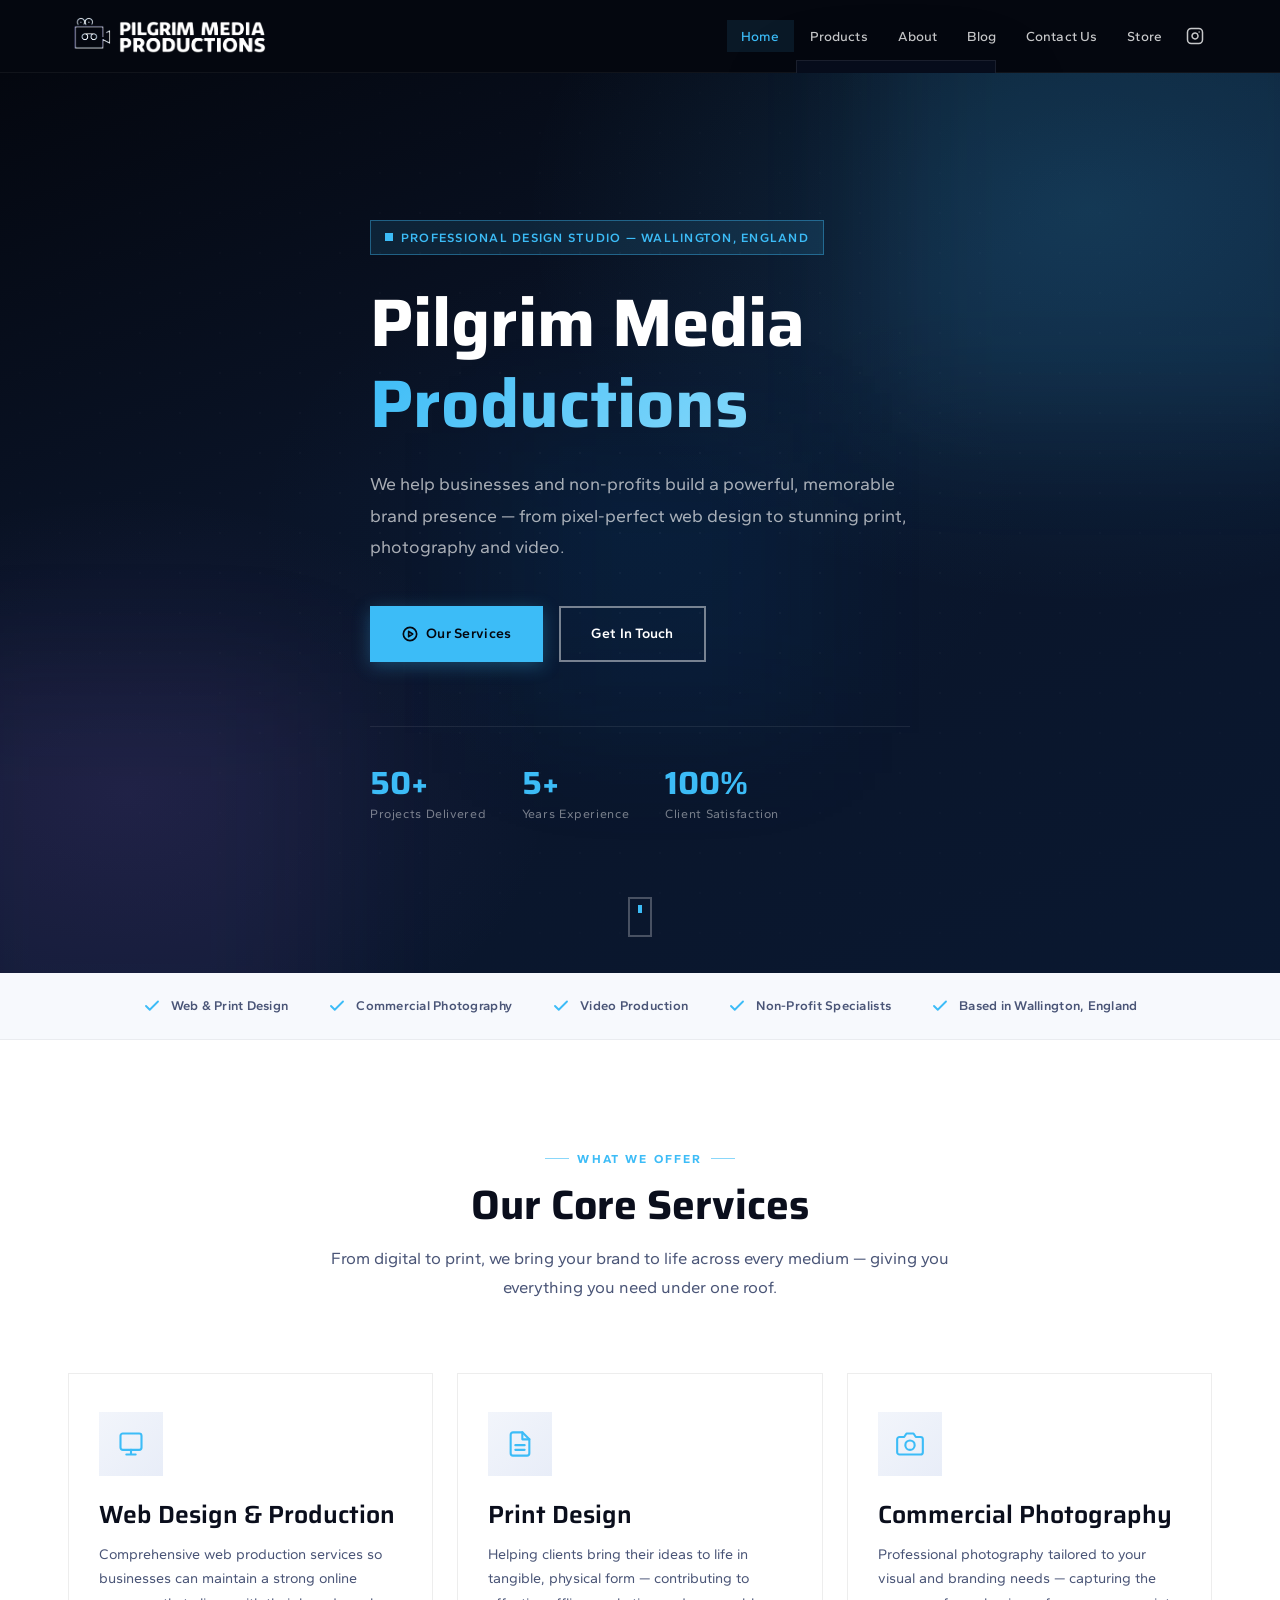
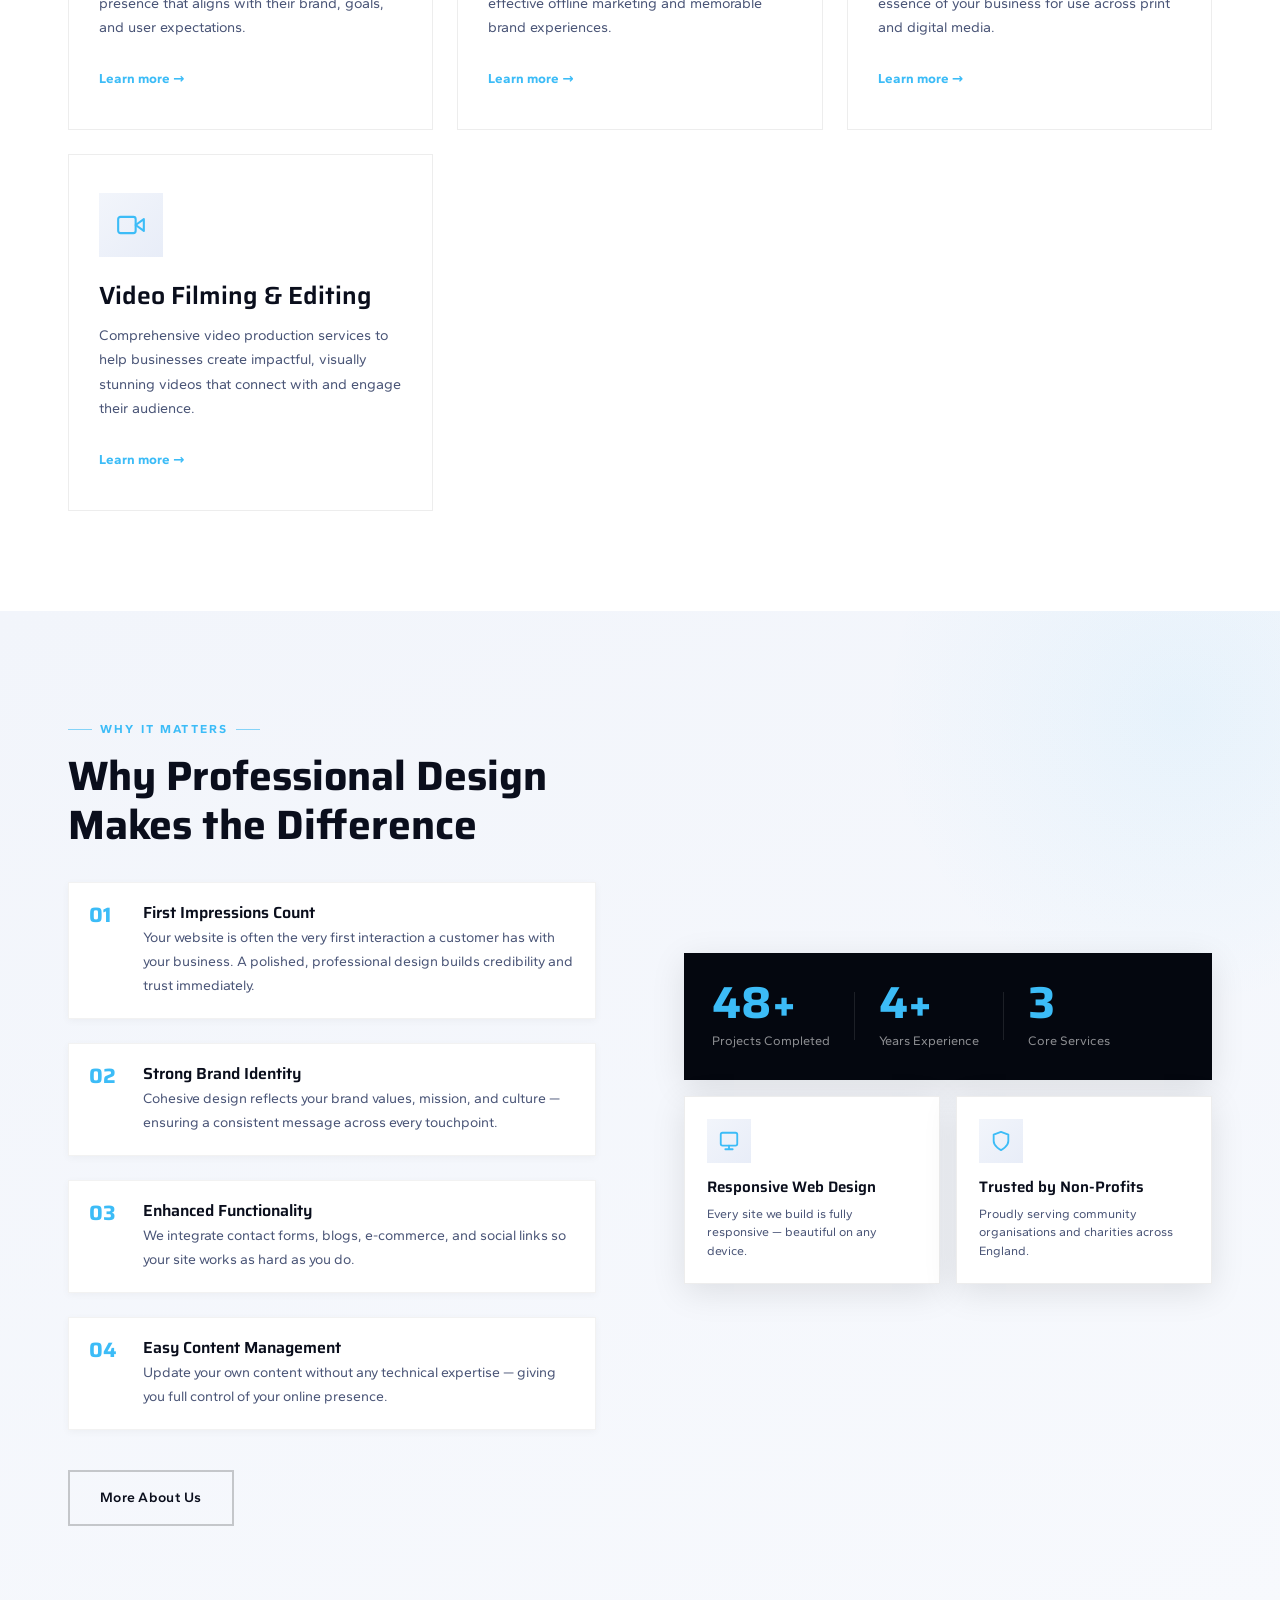
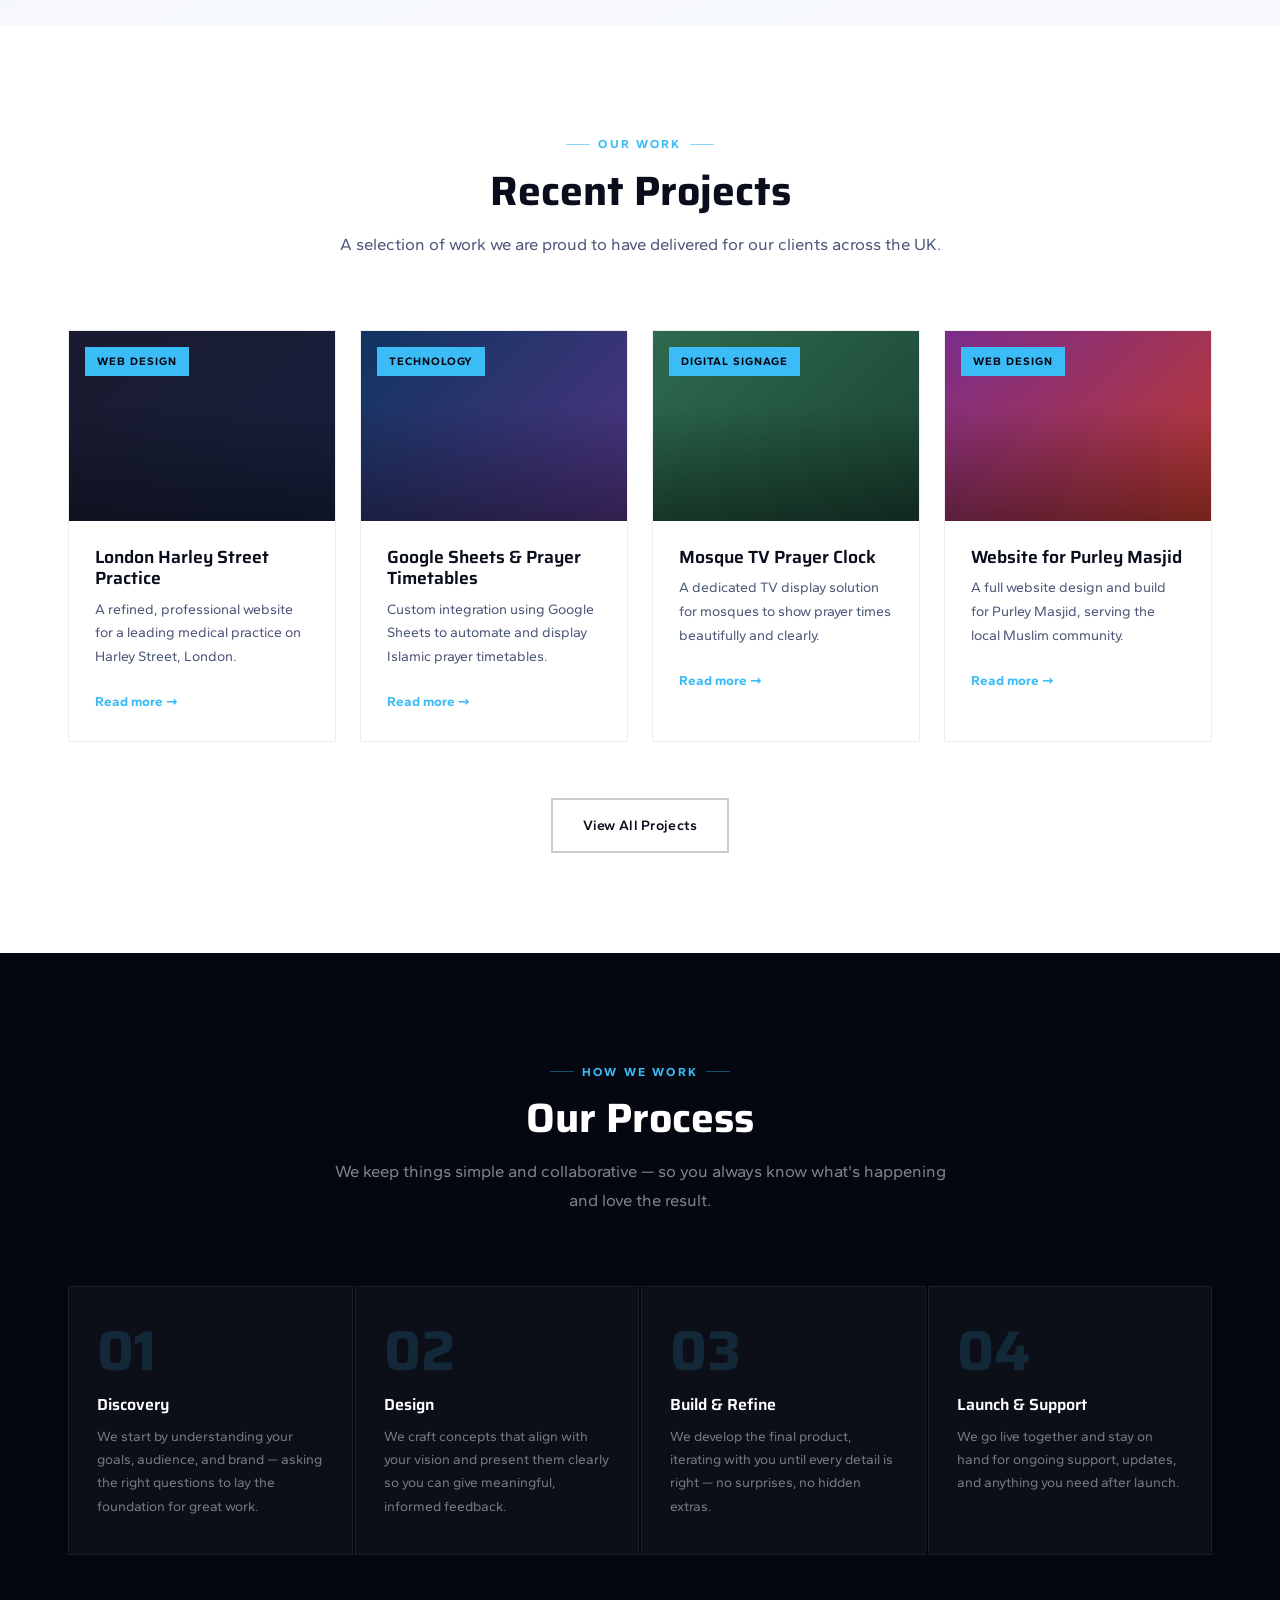
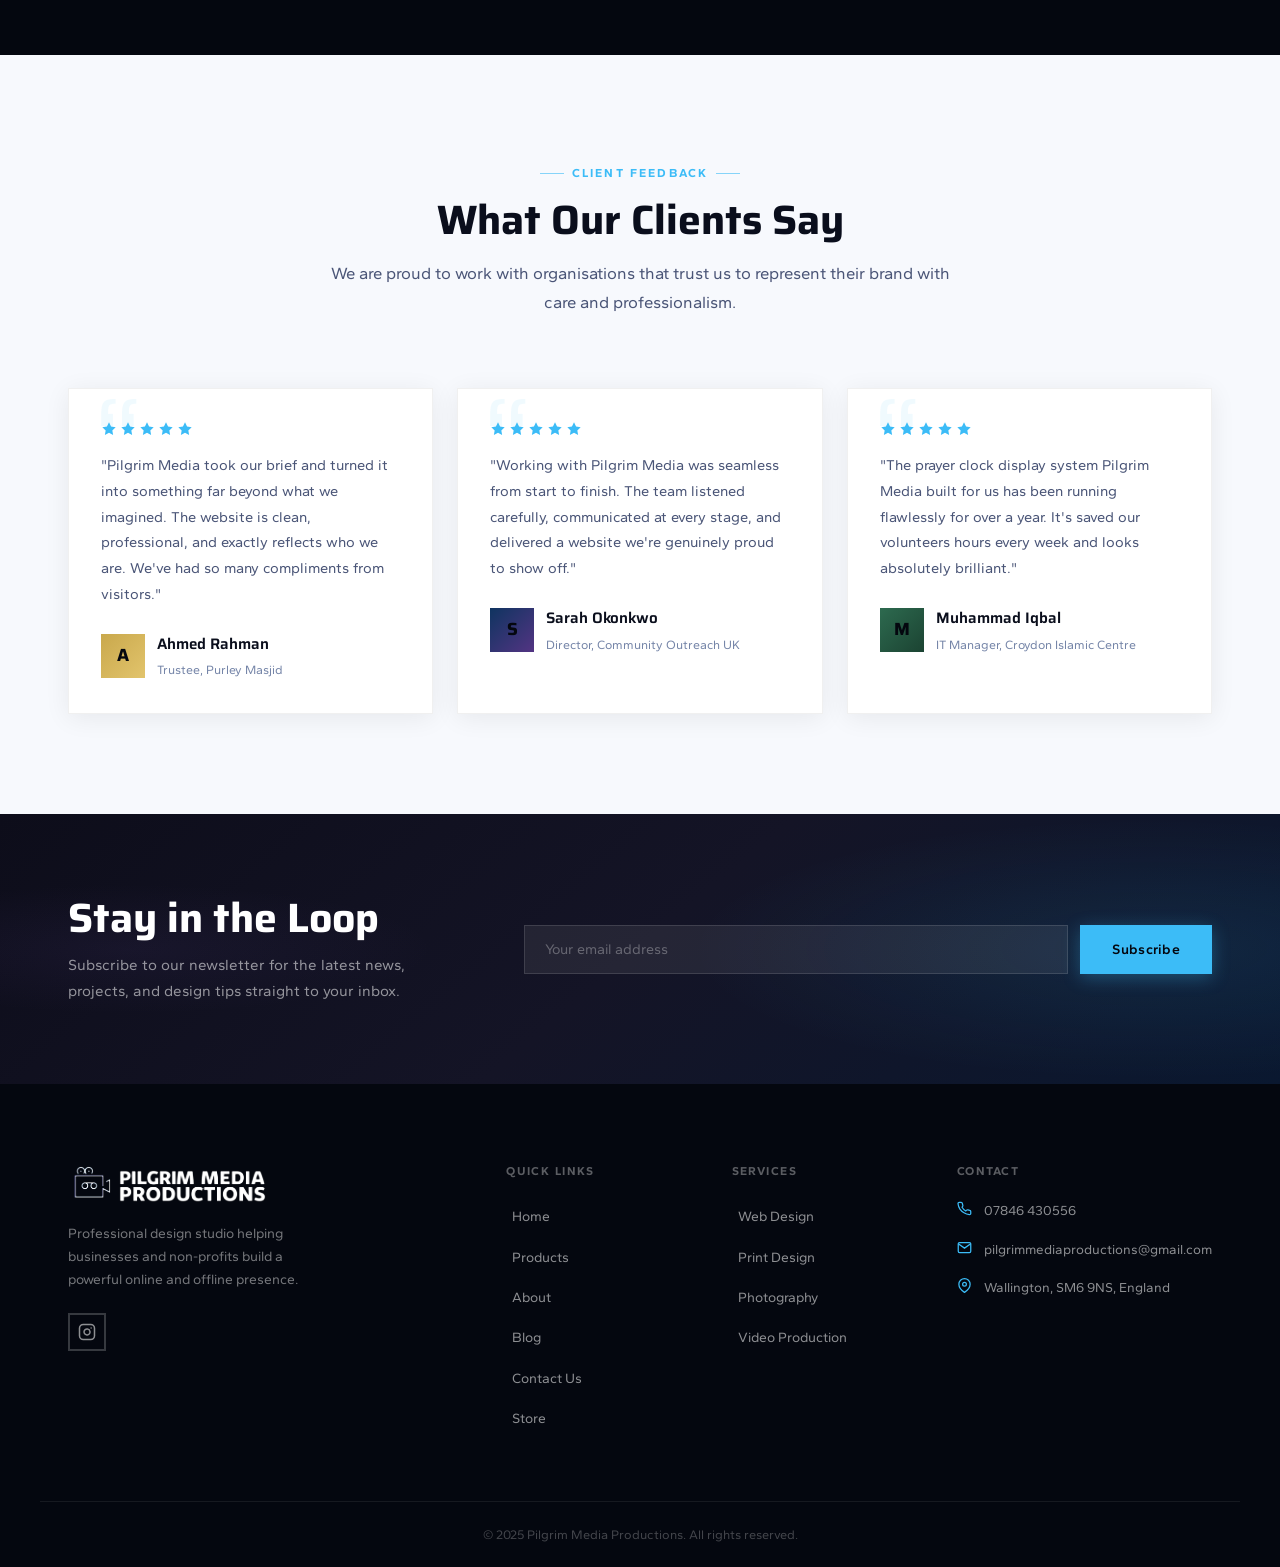
<file: index.html>
<!DOCTYPE html>
<html lang="en">
<head>
  <meta charset="UTF-8" />
  <meta name="viewport" content="width=device-width, initial-scale=1.0" />
  <meta name="description" content="Pilgrim Media Productions — Professional design studio in Wallington, England. Web design, print design, commercial photography and video production for businesses and non-profits." />
  <title>Pilgrim Media Productions — Professional Design Studio</title>
  <link rel="stylesheet" href="css/styles.css" />
  <link rel="preconnect" href="https://fonts.googleapis.com" />
  <link rel="preconnect" href="https://fonts.gstatic.com" crossorigin />
  <link href="https://fonts.googleapis.com/css2?family=Saira:wght@300;400;500;600;700&family=Gantari:wght@300;400;500;600;700&display=swap" rel="stylesheet" />
</head>
<body>

  <!-- Reading Progress -->
  <div class="reading-progress" role="progressbar" aria-hidden="true"></div>

  <!-- Back to Top -->
  <button class="back-to-top" aria-label="Back to top">
    <svg xmlns="http://www.w3.org/2000/svg" width="20" height="20" viewBox="0 0 24 24" fill="none" stroke="currentColor" stroke-width="2.5" stroke-linecap="round" stroke-linejoin="round"><polyline points="18 15 12 9 6 15"/></svg>
  </button>

  <!-- HEADER / NAV -->
  <header class="site-header">
    <div class="container header-inner">
      <a href="index.html" class="logo">
        <img src="images/logo.svg" alt="Pilgrim Media Productions" class="logo-img" height="40" />
      </a>
      <nav class="main-nav" id="main-nav">
        <ul>
          <li><a href="index.html" class="active">Home</a></li>
          <li class="has-dropdown">
            <a href="products.html">Products</a>
            <ul class="dropdown">
              <li><a href="products.html#web-design">Web Design</a></li>
              <li><a href="products.html#print-design">Print Design</a></li>
              <li><a href="products.html#photography">Photography</a></li>
              <li><a href="products.html#video">Video Production</a></li>
            </ul>
          </li>
          <li><a href="about.html">About</a></li>
          <li><a href="blog.html">Blog</a></li>
          <li><a href="contact.html">Contact Us</a></li>
          <li><a href="store.html">Store</a></li>
          <li>
            <a href="https://www.instagram.com/pilgrimmediaproductions" target="_blank" rel="noopener" class="nav-social" aria-label="Instagram">
              <svg xmlns="http://www.w3.org/2000/svg" width="18" height="18" viewBox="0 0 24 24" fill="none" stroke="currentColor" stroke-width="2" stroke-linecap="round" stroke-linejoin="round"><rect x="2" y="2" width="20" height="20" rx="5" ry="5"/><path d="M16 11.37A4 4 0 1 1 12.63 8 4 4 0 0 1 16 11.37z"/><line x1="17.5" y1="6.5" x2="17.51" y2="6.5"/></svg>
            </a>
          </li>
        </ul>
      </nav>
      <button class="hamburger" id="hamburger" aria-label="Toggle menu" aria-expanded="false">
        <span></span><span></span><span></span>
      </button>
    </div>
  </header>

  <!-- HERO -->
  <section class="hero" id="home">
    <div class="hero-bg"></div>
    <div class="hero-grid"></div>
    <div class="hero-orb hero-orb-1"></div>
    <div class="hero-orb hero-orb-2"></div>
    <div class="hero-orb hero-orb-3"></div>
    <div class="container hero-content">
      <div class="hero-badge">
        <span class="hero-badge-dot"></span>
        <span>Professional Design Studio &mdash; Wallington, England</span>
      </div>
      <h1>Pilgrim Media<br /><span class="highlight">Productions</span></h1>
      <p class="hero-sub">We help businesses and non-profits build a powerful, memorable brand presence — from pixel-perfect web design to stunning print, photography and video.</p>
      <div class="hero-actions">
        <a href="products.html" class="btn btn-primary">
          <svg xmlns="http://www.w3.org/2000/svg" width="16" height="16" viewBox="0 0 24 24" fill="none" stroke="currentColor" stroke-width="2.5" stroke-linecap="round" stroke-linejoin="round"><circle cx="12" cy="12" r="10"/><polygon points="10 8 16 12 10 16 10 8"/></svg>
          Our Services
        </a>
        <a href="contact.html" class="btn btn-outline">Get In Touch</a>
      </div>
      <div class="hero-stats">
        <div>
          <span class="hero-stat-num" data-count="50" data-suffix="+">50+</span>
          <span class="hero-stat-label">Projects Delivered</span>
        </div>
        <div>
          <span class="hero-stat-num" data-count="5" data-suffix="+">5+</span>
          <span class="hero-stat-label">Years Experience</span>
        </div>
        <div>
          <span class="hero-stat-num" data-count="100" data-suffix="%">100%</span>
          <span class="hero-stat-label">Client Satisfaction</span>
        </div>
      </div>
    </div>
    <div class="hero-scroll-indicator" aria-hidden="true">
      <span></span>
    </div>
  </section>

  <!-- TRUST BAR -->
  <div class="trust-bar">
    <div class="container trust-bar-inner">
      <div class="trust-item">
        <svg xmlns="http://www.w3.org/2000/svg" width="18" height="18" viewBox="0 0 24 24" fill="none" stroke="currentColor" stroke-width="2.5" stroke-linecap="round" stroke-linejoin="round"><polyline points="20 6 9 17 4 12"/></svg>
        Web &amp; Print Design
      </div>
      <div class="trust-item">
        <svg xmlns="http://www.w3.org/2000/svg" width="18" height="18" viewBox="0 0 24 24" fill="none" stroke="currentColor" stroke-width="2.5" stroke-linecap="round" stroke-linejoin="round"><polyline points="20 6 9 17 4 12"/></svg>
        Commercial Photography
      </div>
      <div class="trust-item">
        <svg xmlns="http://www.w3.org/2000/svg" width="18" height="18" viewBox="0 0 24 24" fill="none" stroke="currentColor" stroke-width="2.5" stroke-linecap="round" stroke-linejoin="round"><polyline points="20 6 9 17 4 12"/></svg>
        Video Production
      </div>
      <div class="trust-item">
        <svg xmlns="http://www.w3.org/2000/svg" width="18" height="18" viewBox="0 0 24 24" fill="none" stroke="currentColor" stroke-width="2.5" stroke-linecap="round" stroke-linejoin="round"><polyline points="20 6 9 17 4 12"/></svg>
        Non-Profit Specialists
      </div>
      <div class="trust-item">
        <svg xmlns="http://www.w3.org/2000/svg" width="18" height="18" viewBox="0 0 24 24" fill="none" stroke="currentColor" stroke-width="2.5" stroke-linecap="round" stroke-linejoin="round"><polyline points="20 6 9 17 4 12"/></svg>
        Based in Wallington, England
      </div>
    </div>
  </div>

  <!-- SERVICES OVERVIEW -->
  <section class="section services-overview" id="services">
    <div class="container">
      <div class="section-header">
        <p class="section-eyebrow">What We Offer</p>
        <h2>Our Core Services</h2>
        <p class="section-desc">From digital to print, we bring your brand to life across every medium — giving you everything you need under one roof.</p>
      </div>
      <div class="services-grid">
        <div class="service-card">
          <div class="service-icon">
            <svg xmlns="http://www.w3.org/2000/svg" width="28" height="28" viewBox="0 0 24 24" fill="none" stroke="currentColor" stroke-width="1.8" stroke-linecap="round" stroke-linejoin="round"><rect x="3" y="3" width="18" height="14" rx="2"/><path d="M8 21h8M12 17v4"/></svg>
          </div>
          <h3>Web Design &amp; Production</h3>
          <p>Comprehensive web production services so businesses can maintain a strong online presence that aligns with their brand, goals, and user expectations.</p>
          <a href="products.html#web-design" class="card-link">Learn more &rarr;</a>
        </div>
        <div class="service-card">
          <div class="service-icon">
            <svg xmlns="http://www.w3.org/2000/svg" width="28" height="28" viewBox="0 0 24 24" fill="none" stroke="currentColor" stroke-width="1.8" stroke-linecap="round" stroke-linejoin="round"><path d="M14 2H6a2 2 0 0 0-2 2v16a2 2 0 0 0 2 2h12a2 2 0 0 0 2-2V8z"/><polyline points="14 2 14 8 20 8"/><line x1="16" y1="13" x2="8" y2="13"/><line x1="16" y1="17" x2="8" y2="17"/></svg>
          </div>
          <h3>Print Design</h3>
          <p>Helping clients bring their ideas to life in tangible, physical form — contributing to effective offline marketing and memorable brand experiences.</p>
          <a href="products.html#print-design" class="card-link">Learn more &rarr;</a>
        </div>
        <div class="service-card">
          <div class="service-icon">
            <svg xmlns="http://www.w3.org/2000/svg" width="28" height="28" viewBox="0 0 24 24" fill="none" stroke="currentColor" stroke-width="1.8" stroke-linecap="round" stroke-linejoin="round"><path d="M23 19a2 2 0 0 1-2 2H3a2 2 0 0 1-2-2V8a2 2 0 0 1 2-2h4l2-3h6l2 3h4a2 2 0 0 1 2 2z"/><circle cx="12" cy="13" r="4"/></svg>
          </div>
          <h3>Commercial Photography</h3>
          <p>Professional photography tailored to your visual and branding needs — capturing the essence of your business for use across print and digital media.</p>
          <a href="products.html#photography" class="card-link">Learn more &rarr;</a>
        </div>
        <div class="service-card">
          <div class="service-icon">
            <svg xmlns="http://www.w3.org/2000/svg" width="28" height="28" viewBox="0 0 24 24" fill="none" stroke="currentColor" stroke-width="1.8" stroke-linecap="round" stroke-linejoin="round"><polygon points="23 7 16 12 23 17 23 7"/><rect x="1" y="5" width="15" height="14" rx="2" ry="2"/></svg>
          </div>
          <h3>Video Filming &amp; Editing</h3>
          <p>Comprehensive video production services to help businesses create impactful, visually stunning videos that connect with and engage their audience.</p>
          <a href="products.html#video" class="card-link">Learn more &rarr;</a>
        </div>
      </div>
    </div>
  </section>

  <!-- WHY CHOOSE US -->
  <section class="section why-us" id="why">
    <div class="container why-inner">
      <div class="why-text">
        <p class="section-eyebrow">Why It Matters</p>
        <h2>Why Professional Design Makes the Difference</h2>
        <div class="why-points">
          <div class="why-point">
            <div class="why-num">01</div>
            <div>
              <h4>First Impressions Count</h4>
              <p>Your website is often the very first interaction a customer has with your business. A polished, professional design builds credibility and trust immediately.</p>
            </div>
          </div>
          <div class="why-point">
            <div class="why-num">02</div>
            <div>
              <h4>Strong Brand Identity</h4>
              <p>Cohesive design reflects your brand values, mission, and culture — ensuring a consistent message across every touchpoint.</p>
            </div>
          </div>
          <div class="why-point">
            <div class="why-num">03</div>
            <div>
              <h4>Enhanced Functionality</h4>
              <p>We integrate contact forms, blogs, e-commerce, and social links so your site works as hard as you do.</p>
            </div>
          </div>
          <div class="why-point">
            <div class="why-num">04</div>
            <div>
              <h4>Easy Content Management</h4>
              <p>Update your own content without any technical expertise — giving you full control of your online presence.</p>
            </div>
          </div>
        </div>
        <a href="about.html" class="btn btn-outline-dark">More About Us</a>
      </div>
      <div class="why-visual">
        <div class="why-visual-card wvc-dark">
          <div>
            <div class="wvc-stat-num" data-count="50" data-suffix="+">50+</div>
            <div class="wvc-stat-label">Projects Completed</div>
          </div>
          <div class="wvc-divider"></div>
          <div>
            <div class="wvc-stat-num" data-count="5" data-suffix="+">5+</div>
            <div class="wvc-stat-label">Years Experience</div>
          </div>
          <div class="wvc-divider"></div>
          <div>
            <div class="wvc-stat-num" data-count="4">4</div>
            <div class="wvc-stat-label">Core Services</div>
          </div>
        </div>
        <div class="why-visual-card wvc-light">
          <div class="wvc-icon">
            <svg xmlns="http://www.w3.org/2000/svg" width="22" height="22" viewBox="0 0 24 24" fill="none" stroke="currentColor" stroke-width="2" stroke-linecap="round" stroke-linejoin="round"><rect x="3" y="3" width="18" height="14" rx="2"/><path d="M8 21h8M12 17v4"/></svg>
          </div>
          <div class="wvc-title">Responsive Web Design</div>
          <div class="wvc-desc">Every site we build is fully responsive — beautiful on any device.</div>
        </div>
        <div class="why-visual-card wvc-light">
          <div class="wvc-icon">
            <svg xmlns="http://www.w3.org/2000/svg" width="22" height="22" viewBox="0 0 24 24" fill="none" stroke="currentColor" stroke-width="2" stroke-linecap="round" stroke-linejoin="round"><path d="M12 22s8-4 8-10V5l-8-3-8 3v7c0 6 8 10 8 10z"/></svg>
          </div>
          <div class="wvc-title">Trusted by Non-Profits</div>
          <div class="wvc-desc">Proudly serving community organisations and charities across England.</div>
        </div>
      </div>
    </div>
  </section>

  <!-- RECENT PROJECTS -->
  <section class="section projects" id="projects">
    <div class="container">
      <div class="section-header">
        <p class="section-eyebrow">Our Work</p>
        <h2>Recent Projects</h2>
        <p class="section-desc">A selection of work we are proud to have delivered for our clients across the UK.</p>
      </div>
      <div class="projects-grid">
        <article class="project-card">
          <div class="project-img" style="background: linear-gradient(135deg, #1a1a2e 0%, #16213e 100%);">
            <span class="project-tag">Web Design</span>
          </div>
          <div class="project-info">
            <h3>London Harley Street Practice</h3>
            <p>A refined, professional website for a leading medical practice on Harley Street, London.</p>
            <a href="blog.html" class="card-link">Read more &rarr;</a>
          </div>
        </article>
        <article class="project-card">
          <div class="project-img" style="background: linear-gradient(135deg, #0f3460 0%, #533483 100%);">
            <span class="project-tag">Technology</span>
          </div>
          <div class="project-info">
            <h3>Google Sheets &amp; Prayer Timetables</h3>
            <p>Custom integration using Google Sheets to automate and display Islamic prayer timetables.</p>
            <a href="blog.html" class="card-link">Read more &rarr;</a>
          </div>
        </article>
        <article class="project-card">
          <div class="project-img" style="background: linear-gradient(135deg, #2d6a4f 0%, #1b4332 100%);">
            <span class="project-tag">Digital Signage</span>
          </div>
          <div class="project-info">
            <h3>Mosque TV Prayer Clock</h3>
            <p>A dedicated TV display solution for mosques to show prayer times beautifully and clearly.</p>
            <a href="blog.html" class="card-link">Read more &rarr;</a>
          </div>
        </article>
        <article class="project-card">
          <div class="project-img" style="background: linear-gradient(135deg, #7b2d8b 0%, #c0392b 100%);">
            <span class="project-tag">Web Design</span>
          </div>
          <div class="project-info">
            <h3>Website for Purley Masjid</h3>
            <p>A full website design and build for Purley Masjid, serving the local Muslim community.</p>
            <a href="blog.html" class="card-link">Read more &rarr;</a>
          </div>
        </article>
      </div>
      <div class="section-cta">
        <a href="blog.html" class="btn btn-outline-dark">View All Projects</a>
      </div>
    </div>
  </section>

  <!-- PROCESS -->
  <section class="section process" id="process">
    <div class="container">
      <div class="section-header">
        <p class="section-eyebrow">How We Work</p>
        <h2>Our Process</h2>
        <p class="section-desc">We keep things simple and collaborative — so you always know what's happening and love the result.</p>
      </div>
      <div class="process-steps">
        <div class="process-step">
          <div class="process-step-num">01</div>
          <h4>Discovery</h4>
          <p>We start by understanding your goals, audience, and brand — asking the right questions to lay the foundation for great work.</p>
        </div>
        <div class="process-step">
          <div class="process-step-num">02</div>
          <h4>Design</h4>
          <p>We craft concepts that align with your vision and present them clearly so you can give meaningful, informed feedback.</p>
        </div>
        <div class="process-step">
          <div class="process-step-num">03</div>
          <h4>Build &amp; Refine</h4>
          <p>We develop the final product, iterating with you until every detail is right — no surprises, no hidden extras.</p>
        </div>
        <div class="process-step">
          <div class="process-step-num">04</div>
          <h4>Launch &amp; Support</h4>
          <p>We go live together and stay on hand for ongoing support, updates, and anything you need after launch.</p>
        </div>
      </div>
    </div>
  </section>

  <!-- TESTIMONIALS -->
  <section class="section testimonials" id="testimonials">
    <div class="container">
      <div class="section-header">
        <p class="section-eyebrow">Client Feedback</p>
        <h2>What Our Clients Say</h2>
        <p class="section-desc">We are proud to work with organisations that trust us to represent their brand with care and professionalism.</p>
      </div>
      <div class="testimonials-grid">
        <div class="testimonial-card">
          <div class="testimonial-stars">
            <svg width="16" height="16" viewBox="0 0 24 24" fill="currentColor"><polygon points="12 2 15.09 8.26 22 9.27 17 14.14 18.18 21.02 12 17.77 5.82 21.02 7 14.14 2 9.27 8.91 8.26 12 2"/></svg>
            <svg width="16" height="16" viewBox="0 0 24 24" fill="currentColor"><polygon points="12 2 15.09 8.26 22 9.27 17 14.14 18.18 21.02 12 17.77 5.82 21.02 7 14.14 2 9.27 8.91 8.26 12 2"/></svg>
            <svg width="16" height="16" viewBox="0 0 24 24" fill="currentColor"><polygon points="12 2 15.09 8.26 22 9.27 17 14.14 18.18 21.02 12 17.77 5.82 21.02 7 14.14 2 9.27 8.91 8.26 12 2"/></svg>
            <svg width="16" height="16" viewBox="0 0 24 24" fill="currentColor"><polygon points="12 2 15.09 8.26 22 9.27 17 14.14 18.18 21.02 12 17.77 5.82 21.02 7 14.14 2 9.27 8.91 8.26 12 2"/></svg>
            <svg width="16" height="16" viewBox="0 0 24 24" fill="currentColor"><polygon points="12 2 15.09 8.26 22 9.27 17 14.14 18.18 21.02 12 17.77 5.82 21.02 7 14.14 2 9.27 8.91 8.26 12 2"/></svg>
          </div>
          <p class="testimonial-text">"Pilgrim Media took our brief and turned it into something far beyond what we imagined. The website is clean, professional, and exactly reflects who we are. We've had so many compliments from visitors."</p>
          <div class="testimonial-author">
            <div class="testimonial-avatar" style="background: linear-gradient(135deg, #c9a84c, #e2c46c);">A</div>
            <div>
              <div class="testimonial-author-name">Ahmed Rahman</div>
              <div class="testimonial-author-role">Trustee, Purley Masjid</div>
            </div>
          </div>
        </div>
        <div class="testimonial-card">
          <div class="testimonial-stars">
            <svg width="16" height="16" viewBox="0 0 24 24" fill="currentColor"><polygon points="12 2 15.09 8.26 22 9.27 17 14.14 18.18 21.02 12 17.77 5.82 21.02 7 14.14 2 9.27 8.91 8.26 12 2"/></svg>
            <svg width="16" height="16" viewBox="0 0 24 24" fill="currentColor"><polygon points="12 2 15.09 8.26 22 9.27 17 14.14 18.18 21.02 12 17.77 5.82 21.02 7 14.14 2 9.27 8.91 8.26 12 2"/></svg>
            <svg width="16" height="16" viewBox="0 0 24 24" fill="currentColor"><polygon points="12 2 15.09 8.26 22 9.27 17 14.14 18.18 21.02 12 17.77 5.82 21.02 7 14.14 2 9.27 8.91 8.26 12 2"/></svg>
            <svg width="16" height="16" viewBox="0 0 24 24" fill="currentColor"><polygon points="12 2 15.09 8.26 22 9.27 17 14.14 18.18 21.02 12 17.77 5.82 21.02 7 14.14 2 9.27 8.91 8.26 12 2"/></svg>
            <svg width="16" height="16" viewBox="0 0 24 24" fill="currentColor"><polygon points="12 2 15.09 8.26 22 9.27 17 14.14 18.18 21.02 12 17.77 5.82 21.02 7 14.14 2 9.27 8.91 8.26 12 2"/></svg>
          </div>
          <p class="testimonial-text">"Working with Pilgrim Media was seamless from start to finish. The team listened carefully, communicated at every stage, and delivered a website we're genuinely proud to show off."</p>
          <div class="testimonial-author">
            <div class="testimonial-avatar" style="background: linear-gradient(135deg, #0f3460, #533483);">S</div>
            <div>
              <div class="testimonial-author-name">Sarah Okonkwo</div>
              <div class="testimonial-author-role">Director, Community Outreach UK</div>
            </div>
          </div>
        </div>
        <div class="testimonial-card">
          <div class="testimonial-stars">
            <svg width="16" height="16" viewBox="0 0 24 24" fill="currentColor"><polygon points="12 2 15.09 8.26 22 9.27 17 14.14 18.18 21.02 12 17.77 5.82 21.02 7 14.14 2 9.27 8.91 8.26 12 2"/></svg>
            <svg width="16" height="16" viewBox="0 0 24 24" fill="currentColor"><polygon points="12 2 15.09 8.26 22 9.27 17 14.14 18.18 21.02 12 17.77 5.82 21.02 7 14.14 2 9.27 8.91 8.26 12 2"/></svg>
            <svg width="16" height="16" viewBox="0 0 24 24" fill="currentColor"><polygon points="12 2 15.09 8.26 22 9.27 17 14.14 18.18 21.02 12 17.77 5.82 21.02 7 14.14 2 9.27 8.91 8.26 12 2"/></svg>
            <svg width="16" height="16" viewBox="0 0 24 24" fill="currentColor"><polygon points="12 2 15.09 8.26 22 9.27 17 14.14 18.18 21.02 12 17.77 5.82 21.02 7 14.14 2 9.27 8.91 8.26 12 2"/></svg>
            <svg width="16" height="16" viewBox="0 0 24 24" fill="currentColor"><polygon points="12 2 15.09 8.26 22 9.27 17 14.14 18.18 21.02 12 17.77 5.82 21.02 7 14.14 2 9.27 8.91 8.26 12 2"/></svg>
          </div>
          <p class="testimonial-text">"The prayer clock display system Pilgrim Media built for us has been running flawlessly for over a year. It's saved our volunteers hours every week and looks absolutely brilliant."</p>
          <div class="testimonial-author">
            <div class="testimonial-avatar" style="background: linear-gradient(135deg, #2d6a4f, #1b4332);">M</div>
            <div>
              <div class="testimonial-author-name">Muhammad Iqbal</div>
              <div class="testimonial-author-role">IT Manager, Croydon Islamic Centre</div>
            </div>
          </div>
        </div>
      </div>
    </div>
  </section>

  <!-- NEWSLETTER -->
  <section class="section newsletter">
    <div class="container newsletter-inner">
      <div class="newsletter-text">
        <h2>Stay in the Loop</h2>
        <p>Subscribe to our newsletter for the latest news, projects, and design tips straight to your inbox.</p>
      </div>
      <form class="newsletter-form" onsubmit="handleNewsletterSubmit(event)">
        <input type="email" placeholder="Your email address" required autocomplete="email" />
        <button type="submit" class="btn btn-primary">Subscribe</button>
      </form>
    </div>
  </section>

  <!-- FOOTER -->
  <footer class="site-footer">
    <div class="container footer-inner">
      <div class="footer-brand">
        <a href="index.html" class="logo">
        <img src="images/logo.svg" alt="Pilgrim Media Productions" class="logo-img" height="40" />
      </a>
        <p>Professional design studio helping businesses and non-profits build a powerful online and offline presence.</p>
        <div class="social-links">
          <a href="https://www.instagram.com/pilgrimmediaproductions" target="_blank" rel="noopener" aria-label="Instagram">
            <svg xmlns="http://www.w3.org/2000/svg" width="18" height="18" viewBox="0 0 24 24" fill="none" stroke="currentColor" stroke-width="2" stroke-linecap="round" stroke-linejoin="round"><rect x="2" y="2" width="20" height="20" rx="5" ry="5"/><path d="M16 11.37A4 4 0 1 1 12.63 8 4 4 0 0 1 16 11.37z"/><line x1="17.5" y1="6.5" x2="17.51" y2="6.5"/></svg>
          </a>
        </div>
      </div>
      <div class="footer-nav">
        <h4>Quick Links</h4>
        <ul>
          <li><a href="index.html">Home</a></li>
          <li><a href="products.html">Products</a></li>
          <li><a href="about.html">About</a></li>
          <li><a href="blog.html">Blog</a></li>
          <li><a href="contact.html">Contact Us</a></li>
          <li><a href="store.html">Store</a></li>
        </ul>
      </div>
      <div class="footer-services">
        <h4>Services</h4>
        <ul>
          <li><a href="products.html#web-design">Web Design</a></li>
          <li><a href="products.html#print-design">Print Design</a></li>
          <li><a href="products.html#photography">Photography</a></li>
          <li><a href="products.html#video">Video Production</a></li>
        </ul>
      </div>
      <div class="footer-contact">
        <h4>Contact</h4>
        <ul class="contact-list">
          <li>
            <svg xmlns="http://www.w3.org/2000/svg" width="15" height="15" viewBox="0 0 24 24" fill="none" stroke="currentColor" stroke-width="2"><path d="M22 16.92v3a2 2 0 0 1-2.18 2 19.79 19.79 0 0 1-8.63-3.07A19.5 19.5 0 0 1 4.69 13a19.79 19.79 0 0 1-3.07-8.67A2 2 0 0 1 3.6 2.18h3a2 2 0 0 1 2 1.72 12.84 12.84 0 0 0 .7 2.81 2 2 0 0 1-.45 2.11L8.09 9.91a16 16 0 0 0 6 6l1.27-1.27a2 2 0 0 1 2.11-.45 12.84 12.84 0 0 0 2.81.7A2 2 0 0 1 22 16.92z"/></svg>
            <a href="tel:07846430556">07846 430556</a>
          </li>
          <li>
            <svg xmlns="http://www.w3.org/2000/svg" width="15" height="15" viewBox="0 0 24 24" fill="none" stroke="currentColor" stroke-width="2"><path d="M4 4h16c1.1 0 2 .9 2 2v12c0 1.1-.9 2-2 2H4c-1.1 0-2-.9-2-2V6c0-1.1.9-2 2-2z"/><polyline points="22,6 12,13 2,6"/></svg>
            <a href="mailto:pilgrimmediaproductions@gmail.com">pilgrimmediaproductions@gmail.com</a>
          </li>
          <li>
            <svg xmlns="http://www.w3.org/2000/svg" width="15" height="15" viewBox="0 0 24 24" fill="none" stroke="currentColor" stroke-width="2"><path d="M21 10c0 7-9 13-9 13s-9-6-9-13a9 9 0 0 1 18 0z"/><circle cx="12" cy="10" r="3"/></svg>
            <span>Wallington, SM6 9NS, England</span>
          </li>
        </ul>
      </div>
    </div>
    <div class="footer-bottom">
      <div class="container">
        <p>&copy; 2025 Pilgrim Media Productions. All rights reserved.</p>
      </div>
    </div>
  </footer>

  <script src="js/main.js"></script>
</body>
</html>
</file>
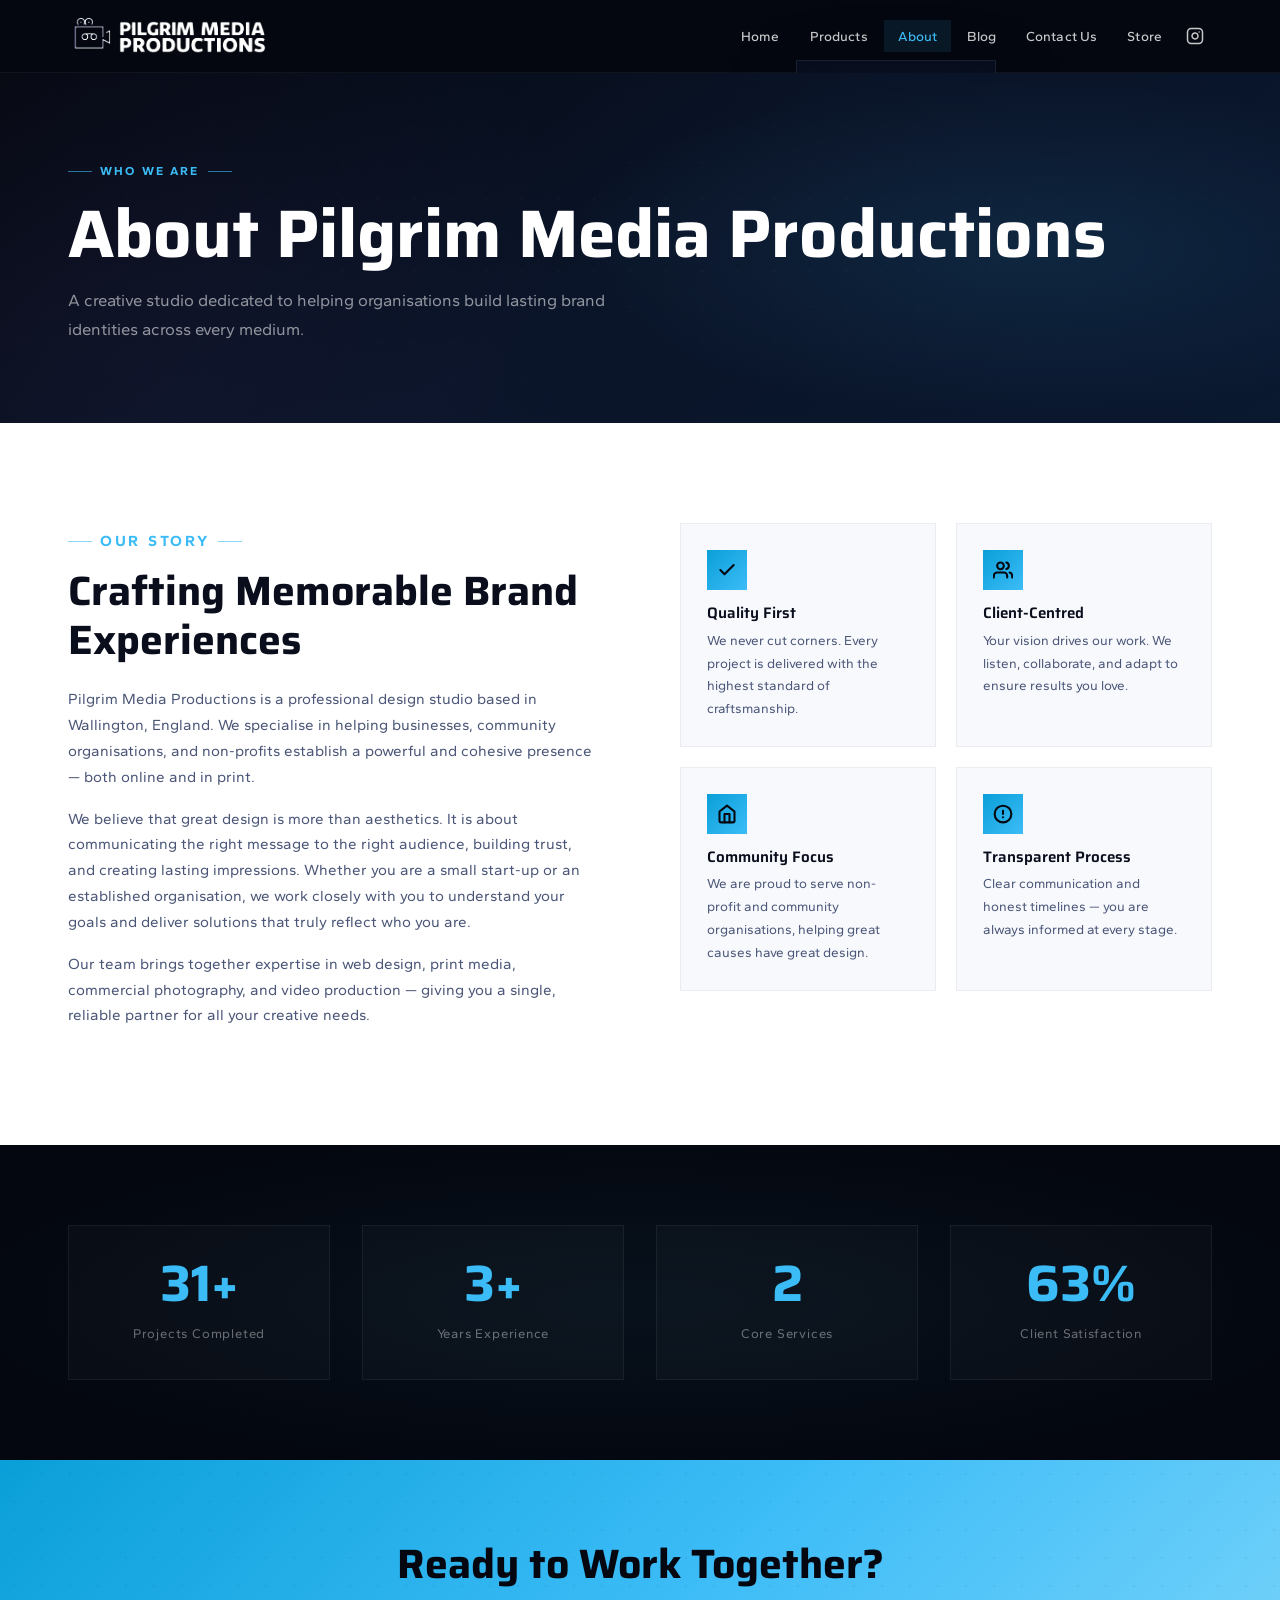
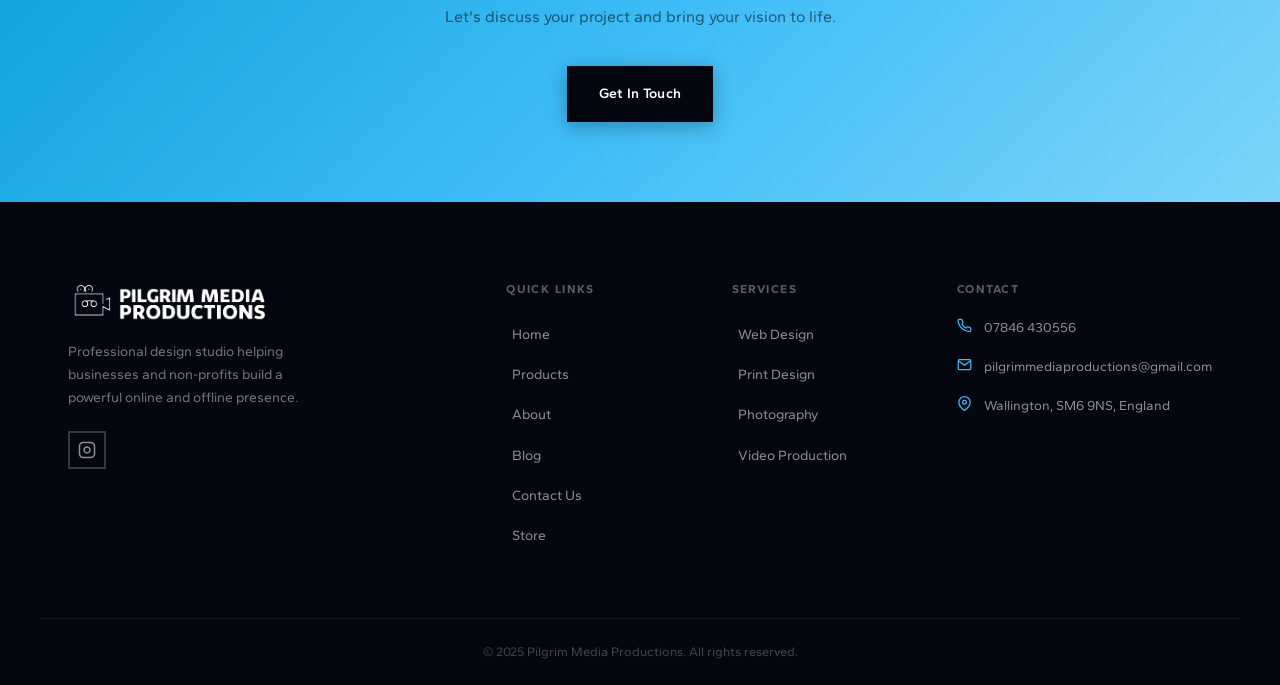
<file: about.html>
<!DOCTYPE html>
<html lang="en">
<head>
  <meta charset="UTF-8" />
  <meta name="viewport" content="width=device-width, initial-scale=1.0" />
  <meta name="description" content="About Pilgrim Media Productions — a professional design studio based in Wallington, England, specialising in web design, print, photography and video for businesses and non-profits." />
  <title>About - Pilgrim Media Productions</title>
  <link rel="stylesheet" href="css/styles.css" />
  <link rel="preconnect" href="https://fonts.googleapis.com" />
  <link rel="preconnect" href="https://fonts.gstatic.com" crossorigin />
  <link href="https://fonts.googleapis.com/css2?family=Saira:wght@300;400;500;600;700&family=Gantari:wght@300;400;500;600;700&display=swap" rel="stylesheet" />
</head>
<body>

  <div class="reading-progress" role="progressbar" aria-hidden="true"></div>

  <button class="back-to-top" aria-label="Back to top">
    <svg xmlns="http://www.w3.org/2000/svg" width="20" height="20" viewBox="0 0 24 24" fill="none" stroke="currentColor" stroke-width="2.5" stroke-linecap="round" stroke-linejoin="round"><polyline points="18 15 12 9 6 15"/></svg>
  </button>

  <header class="site-header">
    <div class="container header-inner">
      <a href="index.html" class="logo">
        <img src="images/logo.svg" alt="Pilgrim Media Productions" class="logo-img" height="40" />
      </a>
      <nav class="main-nav" id="main-nav">
        <ul>
          <li><a href="index.html">Home</a></li>
          <li class="has-dropdown">
            <a href="products.html">Products</a>
            <ul class="dropdown">
              <li><a href="products.html#web-design">Web Design</a></li>
              <li><a href="products.html#print-design">Print Design</a></li>
              <li><a href="products.html#photography">Photography</a></li>
              <li><a href="products.html#video">Video Production</a></li>
            </ul>
          </li>
          <li><a href="about.html" class="active">About</a></li>
          <li><a href="blog.html">Blog</a></li>
          <li><a href="contact.html">Contact Us</a></li>
          <li><a href="store.html">Store</a></li>
          <li>
            <a href="https://www.instagram.com/pilgrimmediaproductions" target="_blank" rel="noopener" class="nav-social" aria-label="Instagram">
              <svg xmlns="http://www.w3.org/2000/svg" width="18" height="18" viewBox="0 0 24 24" fill="none" stroke="currentColor" stroke-width="2" stroke-linecap="round" stroke-linejoin="round"><rect x="2" y="2" width="20" height="20" rx="5" ry="5"/><path d="M16 11.37A4 4 0 1 1 12.63 8 4 4 0 0 1 16 11.37z"/><line x1="17.5" y1="6.5" x2="17.51" y2="6.5"/></svg>
            </a>
          </li>
        </ul>
      </nav>
      <button class="hamburger" id="hamburger" aria-label="Toggle menu" aria-expanded="false">
        <span></span><span></span><span></span>
      </button>
    </div>
  </header>

  <section class="page-hero">
    <div class="container">
      <p class="section-eyebrow">Who We Are</p>
      <h1>About Pilgrim Media Productions</h1>
      <p class="page-hero-desc">A creative studio dedicated to helping organisations build lasting brand identities across every medium.</p>
    </div>
  </section>

  <section class="section about-main">
    <div class="container about-inner">
      <div class="about-text">
        <p class="section-eyebrow">Our Story</p>
        <h2>Crafting Memorable Brand Experiences</h2>
        <p>Pilgrim Media Productions is a professional design studio based in Wallington, England. We specialise in helping businesses, community organisations, and non-profits establish a powerful and cohesive presence — both online and in print.</p>
        <p>We believe that great design is more than aesthetics. It is about communicating the right message to the right audience, building trust, and creating lasting impressions. Whether you are a small start-up or an established organisation, we work closely with you to understand your goals and deliver solutions that truly reflect who you are.</p>
        <p>Our team brings together expertise in web design, print media, commercial photography, and video production — giving you a single, reliable partner for all your creative needs.</p>
      </div>
      <div class="about-values">
        <div class="value-item">
          <div class="value-icon">
            <svg xmlns="http://www.w3.org/2000/svg" width="20" height="20" viewBox="0 0 24 24" fill="none" stroke="currentColor" stroke-width="2.5" stroke-linecap="round" stroke-linejoin="round"><polyline points="20 6 9 17 4 12"/></svg>
          </div>
          <h4>Quality First</h4>
          <p>We never cut corners. Every project is delivered with the highest standard of craftsmanship.</p>
        </div>
        <div class="value-item">
          <div class="value-icon">
            <svg xmlns="http://www.w3.org/2000/svg" width="20" height="20" viewBox="0 0 24 24" fill="none" stroke="currentColor" stroke-width="2.5" stroke-linecap="round" stroke-linejoin="round"><path d="M17 21v-2a4 4 0 0 0-4-4H5a4 4 0 0 0-4 4v2"/><circle cx="9" cy="7" r="4"/><path d="M23 21v-2a4 4 0 0 0-3-3.87"/><path d="M16 3.13a4 4 0 0 1 0 7.75"/></svg>
          </div>
          <h4>Client-Centred</h4>
          <p>Your vision drives our work. We listen, collaborate, and adapt to ensure results you love.</p>
        </div>
        <div class="value-item">
          <div class="value-icon">
            <svg xmlns="http://www.w3.org/2000/svg" width="20" height="20" viewBox="0 0 24 24" fill="none" stroke="currentColor" stroke-width="2.5" stroke-linecap="round" stroke-linejoin="round"><path d="M3 9l9-7 9 7v11a2 2 0 0 1-2 2H5a2 2 0 0 1-2-2z"/><polyline points="9 22 9 12 15 12 15 22"/></svg>
          </div>
          <h4>Community Focus</h4>
          <p>We are proud to serve non-profit and community organisations, helping great causes have great design.</p>
        </div>
        <div class="value-item">
          <div class="value-icon">
            <svg xmlns="http://www.w3.org/2000/svg" width="20" height="20" viewBox="0 0 24 24" fill="none" stroke="currentColor" stroke-width="2.5" stroke-linecap="round" stroke-linejoin="round"><circle cx="12" cy="12" r="10"/><line x1="12" y1="8" x2="12" y2="12"/><line x1="12" y1="16" x2="12.01" y2="16"/></svg>
          </div>
          <h4>Transparent Process</h4>
          <p>Clear communication and honest timelines — you are always informed at every stage.</p>
        </div>
      </div>
    </div>
  </section>

  <section class="stats-section">
    <div class="container stats-grid">
      <div class="stat-item">
        <span class="stat-num" data-count="50" data-suffix="+">50+</span>
        <span class="stat-label">Projects Completed</span>
      </div>
      <div class="stat-item">
        <span class="stat-num" data-count="5" data-suffix="+">5+</span>
        <span class="stat-label">Years Experience</span>
      </div>
      <div class="stat-item">
        <span class="stat-num" data-count="4">4</span>
        <span class="stat-label">Core Services</span>
      </div>
      <div class="stat-item">
        <span class="stat-num" data-count="100" data-suffix="%">100%</span>
        <span class="stat-label">Client Satisfaction</span>
      </div>
    </div>
  </section>

  <section class="section cta-section">
    <div class="container cta-inner">
      <h2>Ready to Work Together?</h2>
      <p>Let's discuss your project and bring your vision to life.</p>
      <a href="contact.html" class="btn btn-primary">Get In Touch</a>
    </div>
  </section>

  <footer class="site-footer">
    <div class="container footer-inner">
      <div class="footer-brand">
        <a href="index.html" class="logo">
          <img src="images/logo.svg" alt="Pilgrim Media Productions" class="logo-img" height="36" />
        </a>
        <p>Professional design studio helping businesses and non-profits build a powerful online and offline presence.</p>
        <div class="social-links">
          <a href="https://www.instagram.com/pilgrimmediaproductions" target="_blank" rel="noopener" aria-label="Instagram">
            <svg xmlns="http://www.w3.org/2000/svg" width="18" height="18" viewBox="0 0 24 24" fill="none" stroke="currentColor" stroke-width="2"><rect x="2" y="2" width="20" height="20" rx="5" ry="5"/><path d="M16 11.37A4 4 0 1 1 12.63 8 4 4 0 0 1 16 11.37z"/><line x1="17.5" y1="6.5" x2="17.51" y2="6.5"/></svg>
          </a>
        </div>
      </div>
      <div class="footer-nav">
        <h4>Quick Links</h4>
        <ul>
          <li><a href="index.html">Home</a></li>
          <li><a href="products.html">Products</a></li>
          <li><a href="about.html">About</a></li>
          <li><a href="blog.html">Blog</a></li>
          <li><a href="contact.html">Contact Us</a></li>
          <li><a href="store.html">Store</a></li>
        </ul>
      </div>
      <div class="footer-services">
        <h4>Services</h4>
        <ul>
          <li><a href="products.html#web-design">Web Design</a></li>
          <li><a href="products.html#print-design">Print Design</a></li>
          <li><a href="products.html#photography">Photography</a></li>
          <li><a href="products.html#video">Video Production</a></li>
        </ul>
      </div>
      <div class="footer-contact">
        <h4>Contact</h4>
        <ul class="contact-list">
          <li>
            <svg xmlns="http://www.w3.org/2000/svg" width="15" height="15" viewBox="0 0 24 24" fill="none" stroke="currentColor" stroke-width="2"><path d="M22 16.92v3a2 2 0 0 1-2.18 2 19.79 19.79 0 0 1-8.63-3.07A19.5 19.5 0 0 1 4.69 13a19.79 19.79 0 0 1-3.07-8.67A2 2 0 0 1 3.6 2.18h3a2 2 0 0 1 2 1.72 12.84 12.84 0 0 0 .7 2.81 2 2 0 0 1-.45 2.11L8.09 9.91a16 16 0 0 0 6 6l1.27-1.27a2 2 0 0 1 2.11-.45 12.84 12.84 0 0 0 2.81.7A2 2 0 0 1 22 16.92z"/></svg>
            <a href="tel:07846430556">07846 430556</a>
          </li>
          <li>
            <svg xmlns="http://www.w3.org/2000/svg" width="15" height="15" viewBox="0 0 24 24" fill="none" stroke="currentColor" stroke-width="2"><path d="M4 4h16c1.1 0 2 .9 2 2v12c0 1.1-.9 2-2 2H4c-1.1 0-2-.9-2-2V6c0-1.1.9-2 2-2z"/><polyline points="22,6 12,13 2,6"/></svg>
            <a href="mailto:pilgrimmediaproductions@gmail.com">pilgrimmediaproductions@gmail.com</a>
          </li>
          <li>
            <svg xmlns="http://www.w3.org/2000/svg" width="15" height="15" viewBox="0 0 24 24" fill="none" stroke="currentColor" stroke-width="2"><path d="M21 10c0 7-9 13-9 13s-9-6-9-13a9 9 0 0 1 18 0z"/><circle cx="12" cy="10" r="3"/></svg>
            <span>Wallington, SM6 9NS, England</span>
          </li>
        </ul>
      </div>
    </div>
    <div class="footer-bottom">
      <div class="container">
        <p>&copy; 2025 Pilgrim Media Productions. All rights reserved.</p>
      </div>
    </div>
  </footer>

  <script src="js/main.js"></script>
</body>
</html>
</file>
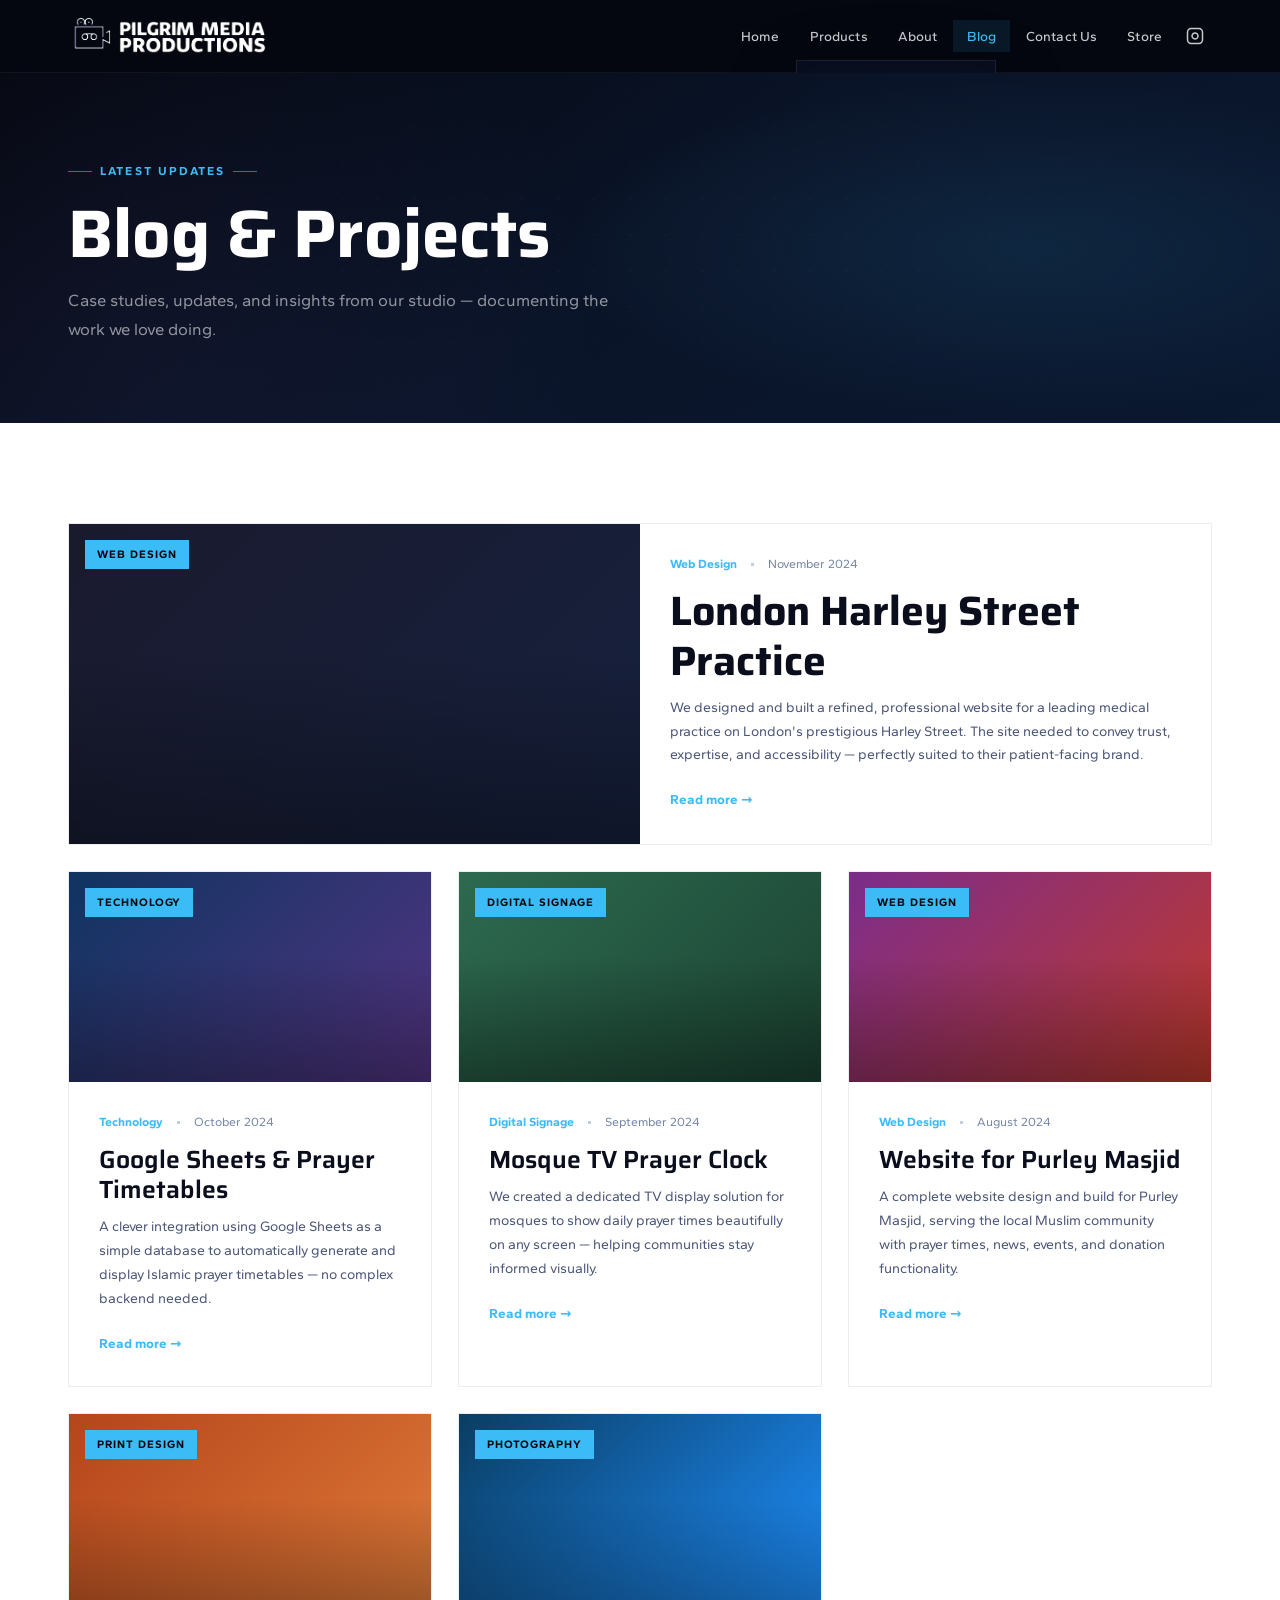
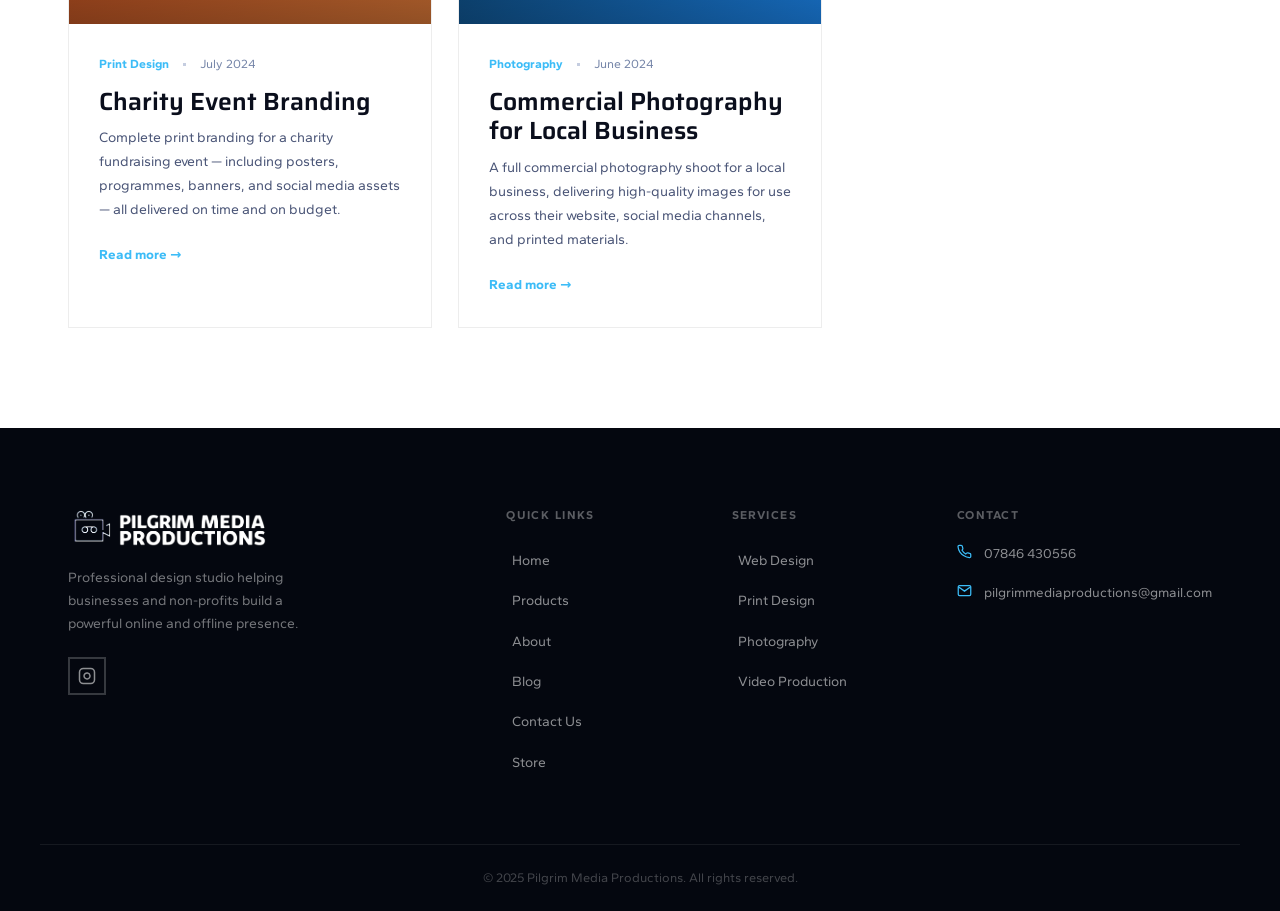
<file: blog.html>
<!DOCTYPE html>
<html lang="en">
<head>
  <meta charset="UTF-8" />
  <meta name="viewport" content="width=device-width, initial-scale=1.0" />
  <meta name="description" content="Blog and project case studies from Pilgrim Media Productions — web design, print, photography, and video production work from our studio." />
  <title>Blog &amp; Projects - Pilgrim Media Productions</title>
  <link rel="stylesheet" href="css/styles.css" />
  <link rel="preconnect" href="https://fonts.googleapis.com" />
  <link rel="preconnect" href="https://fonts.gstatic.com" crossorigin />
  <link href="https://fonts.googleapis.com/css2?family=Saira:wght@300;400;500;600;700&family=Gantari:wght@300;400;500;600;700&display=swap" rel="stylesheet" />
</head>
<body>

  <div class="reading-progress" role="progressbar" aria-hidden="true"></div>

  <button class="back-to-top" aria-label="Back to top">
    <svg xmlns="http://www.w3.org/2000/svg" width="20" height="20" viewBox="0 0 24 24" fill="none" stroke="currentColor" stroke-width="2.5" stroke-linecap="round" stroke-linejoin="round"><polyline points="18 15 12 9 6 15"/></svg>
  </button>

  <header class="site-header">
    <div class="container header-inner">
      <a href="index.html" class="logo">
        <img src="images/logo.svg" alt="Pilgrim Media Productions" class="logo-img" height="40" />
      </a>
      <nav class="main-nav" id="main-nav">
        <ul>
          <li><a href="index.html">Home</a></li>
          <li class="has-dropdown">
            <a href="products.html">Products</a>
            <ul class="dropdown">
              <li><a href="products.html#web-design">Web Design</a></li>
              <li><a href="products.html#print-design">Print Design</a></li>
              <li><a href="products.html#photography">Photography</a></li>
              <li><a href="products.html#video">Video Production</a></li>
            </ul>
          </li>
          <li><a href="about.html">About</a></li>
          <li><a href="blog.html" class="active">Blog</a></li>
          <li><a href="contact.html">Contact Us</a></li>
          <li><a href="store.html">Store</a></li>
          <li>
            <a href="https://www.instagram.com/pilgrimmediaproductions" target="_blank" rel="noopener" class="nav-social" aria-label="Instagram">
              <svg xmlns="http://www.w3.org/2000/svg" width="18" height="18" viewBox="0 0 24 24" fill="none" stroke="currentColor" stroke-width="2"><rect x="2" y="2" width="20" height="20" rx="5" ry="5"/><path d="M16 11.37A4 4 0 1 1 12.63 8 4 4 0 0 1 16 11.37z"/><line x1="17.5" y1="6.5" x2="17.51" y2="6.5"/></svg>
            </a>
          </li>
        </ul>
      </nav>
      <button class="hamburger" id="hamburger" aria-label="Toggle menu" aria-expanded="false">
        <span></span><span></span><span></span>
      </button>
    </div>
  </header>

  <section class="page-hero">
    <div class="container">
      <p class="section-eyebrow">Latest Updates</p>
      <h1>Blog &amp; Projects</h1>
      <p class="page-hero-desc">Case studies, updates, and insights from our studio — documenting the work we love doing.</p>
    </div>
  </section>

  <section class="section blog-section">
    <div class="container">
      <div class="blog-grid">

        <article class="blog-card featured">
          <div class="blog-img" style="background: linear-gradient(135deg, #1a1a2e 0%, #16213e 100%);">
            <span class="blog-tag">Web Design</span>
          </div>
          <div class="blog-info">
            <div class="blog-meta">
              <span class="blog-cat">Web Design</span>
              <span class="blog-meta-sep"></span>
              <span class="blog-date">November 2024</span>
            </div>
            <h2><a href="#">London Harley Street Practice</a></h2>
            <p>We designed and built a refined, professional website for a leading medical practice on London's prestigious Harley Street. The site needed to convey trust, expertise, and accessibility — perfectly suited to their patient-facing brand.</p>
            <a href="#" class="card-link">Read more &rarr;</a>
          </div>
        </article>

        <article class="blog-card">
          <div class="blog-img" style="background: linear-gradient(135deg, #0f3460 0%, #533483 100%);">
            <span class="blog-tag">Technology</span>
          </div>
          <div class="blog-info">
            <div class="blog-meta">
              <span class="blog-cat">Technology</span>
              <span class="blog-meta-sep"></span>
              <span class="blog-date">October 2024</span>
            </div>
            <h3><a href="#">Google Sheets &amp; Prayer Timetables</a></h3>
            <p>A clever integration using Google Sheets as a simple database to automatically generate and display Islamic prayer timetables — no complex backend needed.</p>
            <a href="#" class="card-link">Read more &rarr;</a>
          </div>
        </article>

        <article class="blog-card">
          <div class="blog-img" style="background: linear-gradient(135deg, #2d6a4f 0%, #1b4332 100%);">
            <span class="blog-tag">Digital Signage</span>
          </div>
          <div class="blog-info">
            <div class="blog-meta">
              <span class="blog-cat">Digital Signage</span>
              <span class="blog-meta-sep"></span>
              <span class="blog-date">September 2024</span>
            </div>
            <h3><a href="#">Mosque TV Prayer Clock</a></h3>
            <p>We created a dedicated TV display solution for mosques to show daily prayer times beautifully on any screen — helping communities stay informed visually.</p>
            <a href="#" class="card-link">Read more &rarr;</a>
          </div>
        </article>

        <article class="blog-card">
          <div class="blog-img" style="background: linear-gradient(135deg, #7b2d8b 0%, #c0392b 100%);">
            <span class="blog-tag">Web Design</span>
          </div>
          <div class="blog-info">
            <div class="blog-meta">
              <span class="blog-cat">Web Design</span>
              <span class="blog-meta-sep"></span>
              <span class="blog-date">August 2024</span>
            </div>
            <h3><a href="#">Website for Purley Masjid</a></h3>
            <p>A complete website design and build for Purley Masjid, serving the local Muslim community with prayer times, news, events, and donation functionality.</p>
            <a href="#" class="card-link">Read more &rarr;</a>
          </div>
        </article>

        <article class="blog-card">
          <div class="blog-img" style="background: linear-gradient(135deg, #b5451b 0%, #e07b39 100%);">
            <span class="blog-tag">Print Design</span>
          </div>
          <div class="blog-info">
            <div class="blog-meta">
              <span class="blog-cat">Print Design</span>
              <span class="blog-meta-sep"></span>
              <span class="blog-date">July 2024</span>
            </div>
            <h3><a href="#">Charity Event Branding</a></h3>
            <p>Complete print branding for a charity fundraising event — including posters, programmes, banners, and social media assets — all delivered on time and on budget.</p>
            <a href="#" class="card-link">Read more &rarr;</a>
          </div>
        </article>

        <article class="blog-card">
          <div class="blog-img" style="background: linear-gradient(135deg, #0a3d62 0%, #1e90ff 100%);">
            <span class="blog-tag">Photography</span>
          </div>
          <div class="blog-info">
            <div class="blog-meta">
              <span class="blog-cat">Photography</span>
              <span class="blog-meta-sep"></span>
              <span class="blog-date">June 2024</span>
            </div>
            <h3><a href="#">Commercial Photography for Local Business</a></h3>
            <p>A full commercial photography shoot for a local business, delivering high-quality images for use across their website, social media channels, and printed materials.</p>
            <a href="#" class="card-link">Read more &rarr;</a>
          </div>
        </article>

      </div>
    </div>
  </section>

  <footer class="site-footer">
    <div class="container footer-inner">
      <div class="footer-brand">
        <a href="index.html" class="logo">
          <img src="images/logo.svg" alt="Pilgrim Media Productions" class="logo-img" height="36" />
        </a>
        <p>Professional design studio helping businesses and non-profits build a powerful online and offline presence.</p>
        <div class="social-links">
          <a href="https://www.instagram.com/pilgrimmediaproductions" target="_blank" rel="noopener" aria-label="Instagram">
            <svg xmlns="http://www.w3.org/2000/svg" width="18" height="18" viewBox="0 0 24 24" fill="none" stroke="currentColor" stroke-width="2"><rect x="2" y="2" width="20" height="20" rx="5" ry="5"/><path d="M16 11.37A4 4 0 1 1 12.63 8 4 4 0 0 1 16 11.37z"/><line x1="17.5" y1="6.5" x2="17.51" y2="6.5"/></svg>
          </a>
        </div>
      </div>
      <div class="footer-nav">
        <h4>Quick Links</h4>
        <ul>
          <li><a href="index.html">Home</a></li>
          <li><a href="products.html">Products</a></li>
          <li><a href="about.html">About</a></li>
          <li><a href="blog.html">Blog</a></li>
          <li><a href="contact.html">Contact Us</a></li>
          <li><a href="store.html">Store</a></li>
        </ul>
      </div>
      <div class="footer-services">
        <h4>Services</h4>
        <ul>
          <li><a href="products.html#web-design">Web Design</a></li>
          <li><a href="products.html#print-design">Print Design</a></li>
          <li><a href="products.html#photography">Photography</a></li>
          <li><a href="products.html#video">Video Production</a></li>
        </ul>
      </div>
      <div class="footer-contact">
        <h4>Contact</h4>
        <ul class="contact-list">
          <li>
            <svg xmlns="http://www.w3.org/2000/svg" width="15" height="15" viewBox="0 0 24 24" fill="none" stroke="currentColor" stroke-width="2"><path d="M22 16.92v3a2 2 0 0 1-2.18 2 19.79 19.79 0 0 1-8.63-3.07A19.5 19.5 0 0 1 4.69 13a19.79 19.79 0 0 1-3.07-8.67A2 2 0 0 1 3.6 2.18h3a2 2 0 0 1 2 1.72 12.84 12.84 0 0 0 .7 2.81 2 2 0 0 1-.45 2.11L8.09 9.91a16 16 0 0 0 6 6l1.27-1.27a2 2 0 0 1 2.11-.45 12.84 12.84 0 0 0 2.81.7A2 2 0 0 1 22 16.92z"/></svg>
            <a href="tel:07846430556">07846 430556</a>
          </li>
          <li>
            <svg xmlns="http://www.w3.org/2000/svg" width="15" height="15" viewBox="0 0 24 24" fill="none" stroke="currentColor" stroke-width="2"><path d="M4 4h16c1.1 0 2 .9 2 2v12c0 1.1-.9 2-2 2H4c-1.1 0-2-.9-2-2V6c0-1.1.9-2 2-2z"/><polyline points="22,6 12,13 2,6"/></svg>
            <a href="mailto:pilgrimmediaproductions@gmail.com">pilgrimmediaproductions@gmail.com</a>
          </li>
        </ul>
      </div>
    </div>
    <div class="footer-bottom">
      <div class="container">
        <p>&copy; 2025 Pilgrim Media Productions. All rights reserved.</p>
      </div>
    </div>
  </footer>

  <script src="js/main.js"></script>
</body>
</html>
</file>
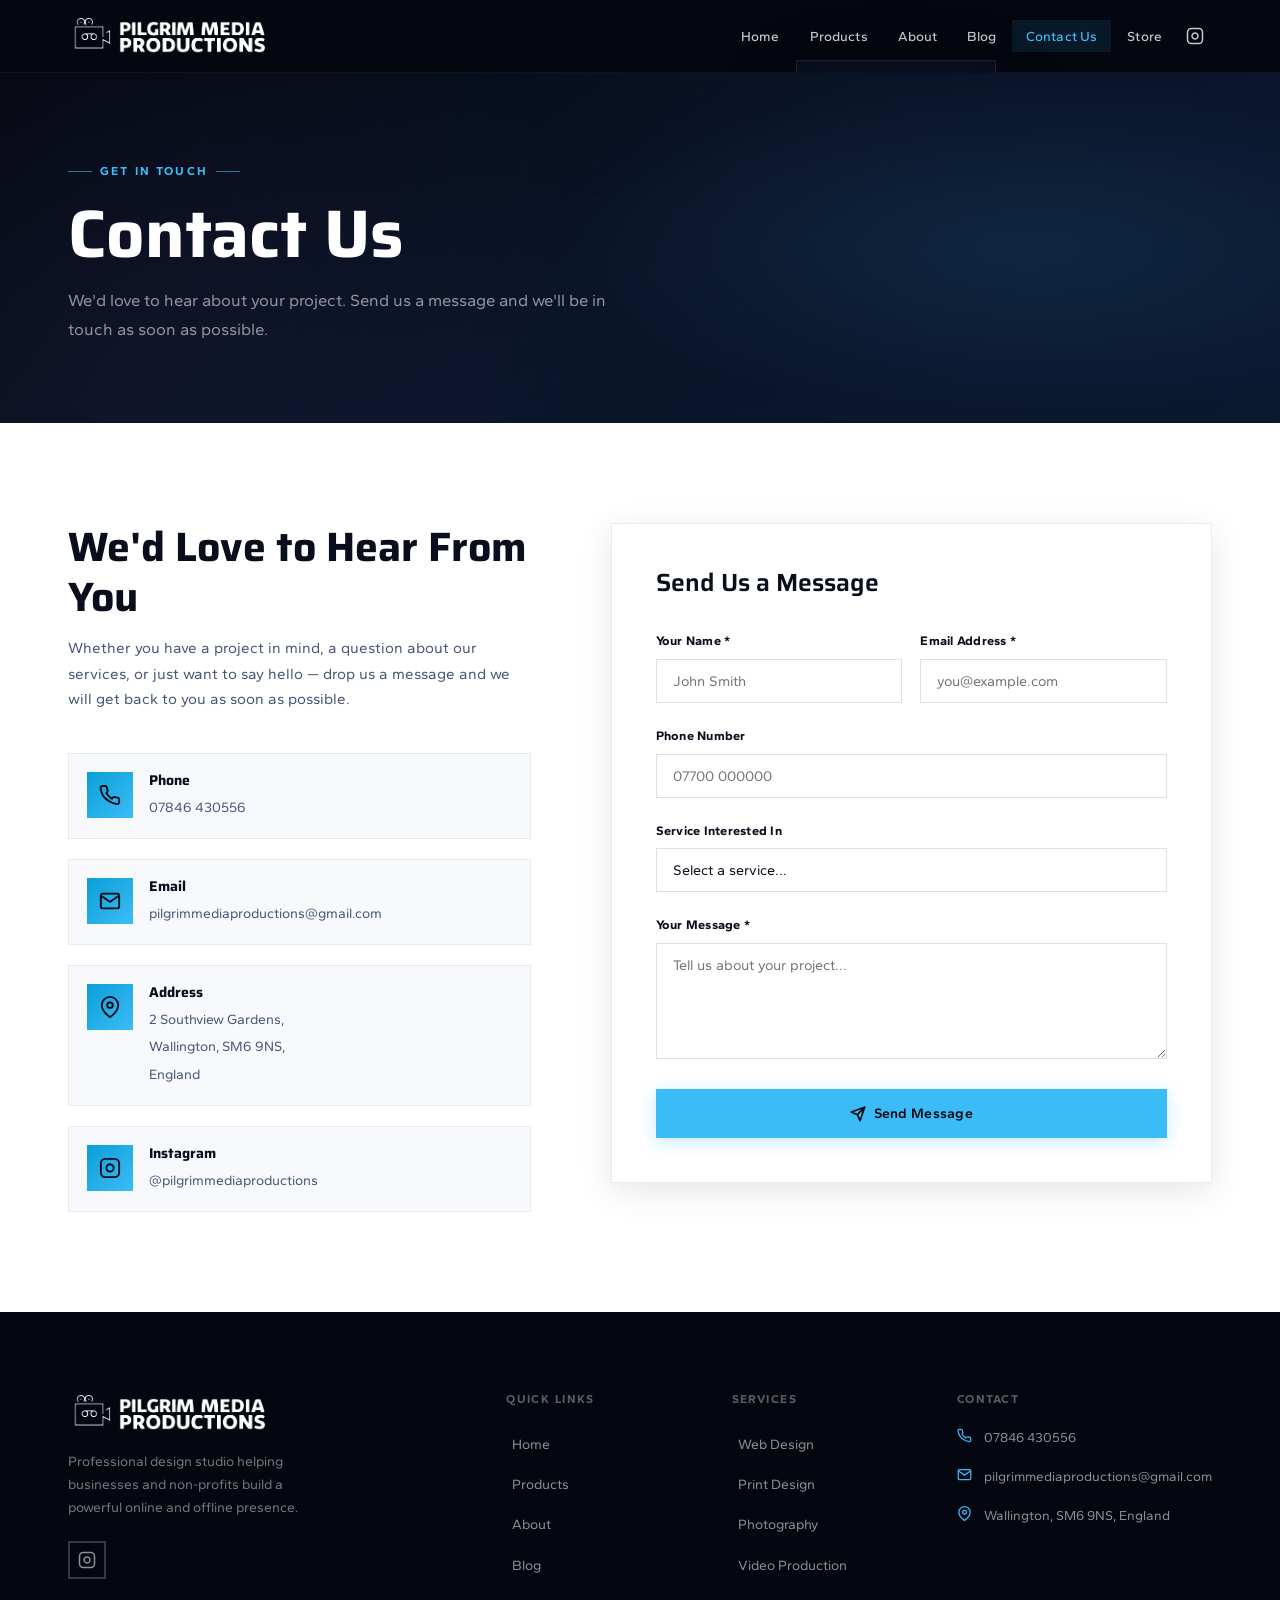
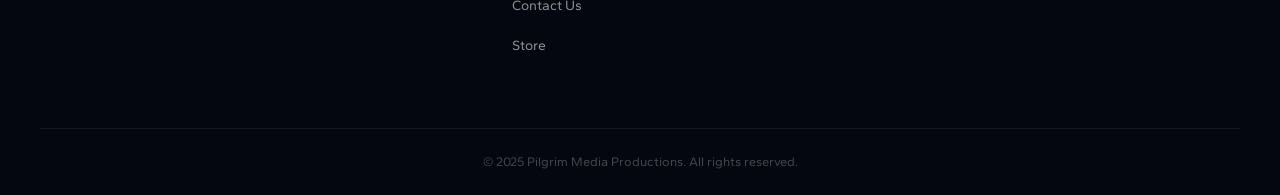
<file: contact.html>
<!DOCTYPE html>
<html lang="en">
<head>
  <meta charset="UTF-8" />
  <meta name="viewport" content="width=device-width, initial-scale=1.0" />
  <meta name="description" content="Contact Pilgrim Media Productions — get in touch to discuss your web design, print, photography or video project. Based in Wallington, England." />
  <title>Contact - Pilgrim Media Productions</title>
  <link rel="stylesheet" href="css/styles.css" />
  <link rel="preconnect" href="https://fonts.googleapis.com" />
  <link rel="preconnect" href="https://fonts.gstatic.com" crossorigin />
  <link href="https://fonts.googleapis.com/css2?family=Saira:wght@300;400;500;600;700&family=Gantari:wght@300;400;500;600;700&display=swap" rel="stylesheet" />
</head>
<body>

  <div class="reading-progress" role="progressbar" aria-hidden="true"></div>

  <button class="back-to-top" aria-label="Back to top">
    <svg xmlns="http://www.w3.org/2000/svg" width="20" height="20" viewBox="0 0 24 24" fill="none" stroke="currentColor" stroke-width="2.5" stroke-linecap="round" stroke-linejoin="round"><polyline points="18 15 12 9 6 15"/></svg>
  </button>

  <header class="site-header">
    <div class="container header-inner">
      <a href="index.html" class="logo">
        <img src="images/logo.svg" alt="Pilgrim Media Productions" class="logo-img" height="40" />
      </a>
      <nav class="main-nav" id="main-nav">
        <ul>
          <li><a href="index.html">Home</a></li>
          <li class="has-dropdown">
            <a href="products.html">Products</a>
            <ul class="dropdown">
              <li><a href="products.html#web-design">Web Design</a></li>
              <li><a href="products.html#print-design">Print Design</a></li>
              <li><a href="products.html#photography">Photography</a></li>
              <li><a href="products.html#video">Video Production</a></li>
            </ul>
          </li>
          <li><a href="about.html">About</a></li>
          <li><a href="blog.html">Blog</a></li>
          <li><a href="contact.html" class="active">Contact Us</a></li>
          <li><a href="store.html">Store</a></li>
          <li>
            <a href="https://www.instagram.com/pilgrimmediaproductions" target="_blank" rel="noopener" class="nav-social" aria-label="Instagram">
              <svg xmlns="http://www.w3.org/2000/svg" width="18" height="18" viewBox="0 0 24 24" fill="none" stroke="currentColor" stroke-width="2"><rect x="2" y="2" width="20" height="20" rx="5" ry="5"/><path d="M16 11.37A4 4 0 1 1 12.63 8 4 4 0 0 1 16 11.37z"/><line x1="17.5" y1="6.5" x2="17.51" y2="6.5"/></svg>
            </a>
          </li>
        </ul>
      </nav>
      <button class="hamburger" id="hamburger" aria-label="Toggle menu" aria-expanded="false">
        <span></span><span></span><span></span>
      </button>
    </div>
  </header>

  <section class="page-hero">
    <div class="container">
      <p class="section-eyebrow">Get In Touch</p>
      <h1>Contact Us</h1>
      <p class="page-hero-desc">We'd love to hear about your project. Send us a message and we'll be in touch as soon as possible.</p>
    </div>
  </section>

  <section class="section contact-section">
    <div class="container contact-inner">

      <div class="contact-info">
        <h2>We'd Love to Hear From You</h2>
        <p>Whether you have a project in mind, a question about our services, or just want to say hello — drop us a message and we will get back to you as soon as possible.</p>

        <div class="contact-details">
          <div class="contact-item">
            <div class="ci-icon">
              <svg xmlns="http://www.w3.org/2000/svg" width="22" height="22" viewBox="0 0 24 24" fill="none" stroke="currentColor" stroke-width="2"><path d="M22 16.92v3a2 2 0 0 1-2.18 2 19.79 19.79 0 0 1-8.63-3.07A19.5 19.5 0 0 1 4.69 13a19.79 19.79 0 0 1-3.07-8.67A2 2 0 0 1 3.6 2.18h3a2 2 0 0 1 2 1.72 12.84 12.84 0 0 0 .7 2.81 2 2 0 0 1-.45 2.11L8.09 9.91a16 16 0 0 0 6 6l1.27-1.27a2 2 0 0 1 2.11-.45 12.84 12.84 0 0 0 2.81.7A2 2 0 0 1 22 16.92z"/></svg>
            </div>
            <div>
              <h4>Phone</h4>
              <a href="tel:07846430556">07846 430556</a>
            </div>
          </div>
          <div class="contact-item">
            <div class="ci-icon">
              <svg xmlns="http://www.w3.org/2000/svg" width="22" height="22" viewBox="0 0 24 24" fill="none" stroke="currentColor" stroke-width="2"><path d="M4 4h16c1.1 0 2 .9 2 2v12c0 1.1-.9 2-2 2H4c-1.1 0-2-.9-2-2V6c0-1.1.9-2 2-2z"/><polyline points="22,6 12,13 2,6"/></svg>
            </div>
            <div>
              <h4>Email</h4>
              <a href="mailto:pilgrimmediaproductions@gmail.com">pilgrimmediaproductions@gmail.com</a>
            </div>
          </div>
          <div class="contact-item">
            <div class="ci-icon">
              <svg xmlns="http://www.w3.org/2000/svg" width="22" height="22" viewBox="0 0 24 24" fill="none" stroke="currentColor" stroke-width="2"><path d="M21 10c0 7-9 13-9 13s-9-6-9-13a9 9 0 0 1 18 0z"/><circle cx="12" cy="10" r="3"/></svg>
            </div>
            <div>
              <h4>Address</h4>
              <span>2 Southview Gardens,<br />Wallington, SM6 9NS,<br />England</span>
            </div>
          </div>
          <div class="contact-item">
            <div class="ci-icon">
              <svg xmlns="http://www.w3.org/2000/svg" width="22" height="22" viewBox="0 0 24 24" fill="none" stroke="currentColor" stroke-width="2"><rect x="2" y="2" width="20" height="20" rx="5" ry="5"/><path d="M16 11.37A4 4 0 1 1 12.63 8 4 4 0 0 1 16 11.37z"/><line x1="17.5" y1="6.5" x2="17.51" y2="6.5"/></svg>
            </div>
            <div>
              <h4>Instagram</h4>
              <a href="https://www.instagram.com/pilgrimmediaproductions" target="_blank" rel="noopener">@pilgrimmediaproductions</a>
            </div>
          </div>
        </div>
      </div>

      <div class="contact-form-wrap">
        <form class="contact-form" id="contact-form" onsubmit="handleContactSubmit(event)">
          <h3>Send Us a Message</h3>
          <div class="form-row">
            <div class="form-group">
              <label for="name">Your Name *</label>
              <input type="text" id="name" name="name" required placeholder="John Smith" autocomplete="name" />
            </div>
            <div class="form-group">
              <label for="email">Email Address *</label>
              <input type="email" id="email" name="email" required placeholder="you@example.com" autocomplete="email" />
            </div>
          </div>
          <div class="form-group">
            <label for="phone">Phone Number</label>
            <input type="tel" id="phone" name="phone" placeholder="07700 000000" autocomplete="tel" />
          </div>
          <div class="form-group">
            <label for="service">Service Interested In</label>
            <select id="service" name="service">
              <option value="">Select a service...</option>
              <option value="web-design">Web Design &amp; Production</option>
              <option value="print-design">Print Design</option>
              <option value="photography">Commercial Photography</option>
              <option value="video">Video Filming &amp; Editing</option>
              <option value="other">Other / Not Sure</option>
            </select>
          </div>
          <div class="form-group">
            <label for="message">Your Message *</label>
            <textarea id="message" name="message" rows="5" required placeholder="Tell us about your project..."></textarea>
          </div>
          <button type="submit" class="btn btn-primary btn-full">
            <svg xmlns="http://www.w3.org/2000/svg" width="16" height="16" viewBox="0 0 24 24" fill="none" stroke="currentColor" stroke-width="2.5" stroke-linecap="round" stroke-linejoin="round"><line x1="22" y1="2" x2="11" y2="13"/><polygon points="22 2 15 22 11 13 2 9 22 2"/></svg>
            Send Message
          </button>
          <p id="form-success" class="form-success" style="display:none;">
            <svg xmlns="http://www.w3.org/2000/svg" width="16" height="16" viewBox="0 0 24 24" fill="none" stroke="currentColor" stroke-width="2.5"><polyline points="20 6 9 17 4 12"/></svg>
            Thank you! Your message has been sent. We'll be in touch soon.
          </p>
        </form>
      </div>

    </div>
  </section>

  <footer class="site-footer">
    <div class="container footer-inner">
      <div class="footer-brand">
        <a href="index.html" class="logo">
          <img src="images/logo.svg" alt="Pilgrim Media Productions" class="logo-img" height="36" />
        </a>
        <p>Professional design studio helping businesses and non-profits build a powerful online and offline presence.</p>
        <div class="social-links">
          <a href="https://www.instagram.com/pilgrimmediaproductions" target="_blank" rel="noopener" aria-label="Instagram">
            <svg xmlns="http://www.w3.org/2000/svg" width="18" height="18" viewBox="0 0 24 24" fill="none" stroke="currentColor" stroke-width="2"><rect x="2" y="2" width="20" height="20" rx="5" ry="5"/><path d="M16 11.37A4 4 0 1 1 12.63 8 4 4 0 0 1 16 11.37z"/><line x1="17.5" y1="6.5" x2="17.51" y2="6.5"/></svg>
          </a>
        </div>
      </div>
      <div class="footer-nav">
        <h4>Quick Links</h4>
        <ul>
          <li><a href="index.html">Home</a></li>
          <li><a href="products.html">Products</a></li>
          <li><a href="about.html">About</a></li>
          <li><a href="blog.html">Blog</a></li>
          <li><a href="contact.html">Contact Us</a></li>
          <li><a href="store.html">Store</a></li>
        </ul>
      </div>
      <div class="footer-services">
        <h4>Services</h4>
        <ul>
          <li><a href="products.html#web-design">Web Design</a></li>
          <li><a href="products.html#print-design">Print Design</a></li>
          <li><a href="products.html#photography">Photography</a></li>
          <li><a href="products.html#video">Video Production</a></li>
        </ul>
      </div>
      <div class="footer-contact">
        <h4>Contact</h4>
        <ul class="contact-list">
          <li>
            <svg xmlns="http://www.w3.org/2000/svg" width="15" height="15" viewBox="0 0 24 24" fill="none" stroke="currentColor" stroke-width="2"><path d="M22 16.92v3a2 2 0 0 1-2.18 2 19.79 19.79 0 0 1-8.63-3.07A19.5 19.5 0 0 1 4.69 13a19.79 19.79 0 0 1-3.07-8.67A2 2 0 0 1 3.6 2.18h3a2 2 0 0 1 2 1.72 12.84 12.84 0 0 0 .7 2.81 2 2 0 0 1-.45 2.11L8.09 9.91a16 16 0 0 0 6 6l1.27-1.27a2 2 0 0 1 2.11-.45 12.84 12.84 0 0 0 2.81.7A2 2 0 0 1 22 16.92z"/></svg>
            <a href="tel:07846430556">07846 430556</a>
          </li>
          <li>
            <svg xmlns="http://www.w3.org/2000/svg" width="15" height="15" viewBox="0 0 24 24" fill="none" stroke="currentColor" stroke-width="2"><path d="M4 4h16c1.1 0 2 .9 2 2v12c0 1.1-.9 2-2 2H4c-1.1 0-2-.9-2-2V6c0-1.1.9-2 2-2z"/><polyline points="22,6 12,13 2,6"/></svg>
            <a href="mailto:pilgrimmediaproductions@gmail.com">pilgrimmediaproductions@gmail.com</a>
          </li>
          <li>
            <svg xmlns="http://www.w3.org/2000/svg" width="15" height="15" viewBox="0 0 24 24" fill="none" stroke="currentColor" stroke-width="2"><path d="M21 10c0 7-9 13-9 13s-9-6-9-13a9 9 0 0 1 18 0z"/><circle cx="12" cy="10" r="3"/></svg>
            <span>Wallington, SM6 9NS, England</span>
          </li>
        </ul>
      </div>
    </div>
    <div class="footer-bottom">
      <div class="container">
        <p>&copy; 2025 Pilgrim Media Productions. All rights reserved.</p>
      </div>
    </div>
  </footer>

  <script src="js/main.js"></script>
</body>
</html>
</file>
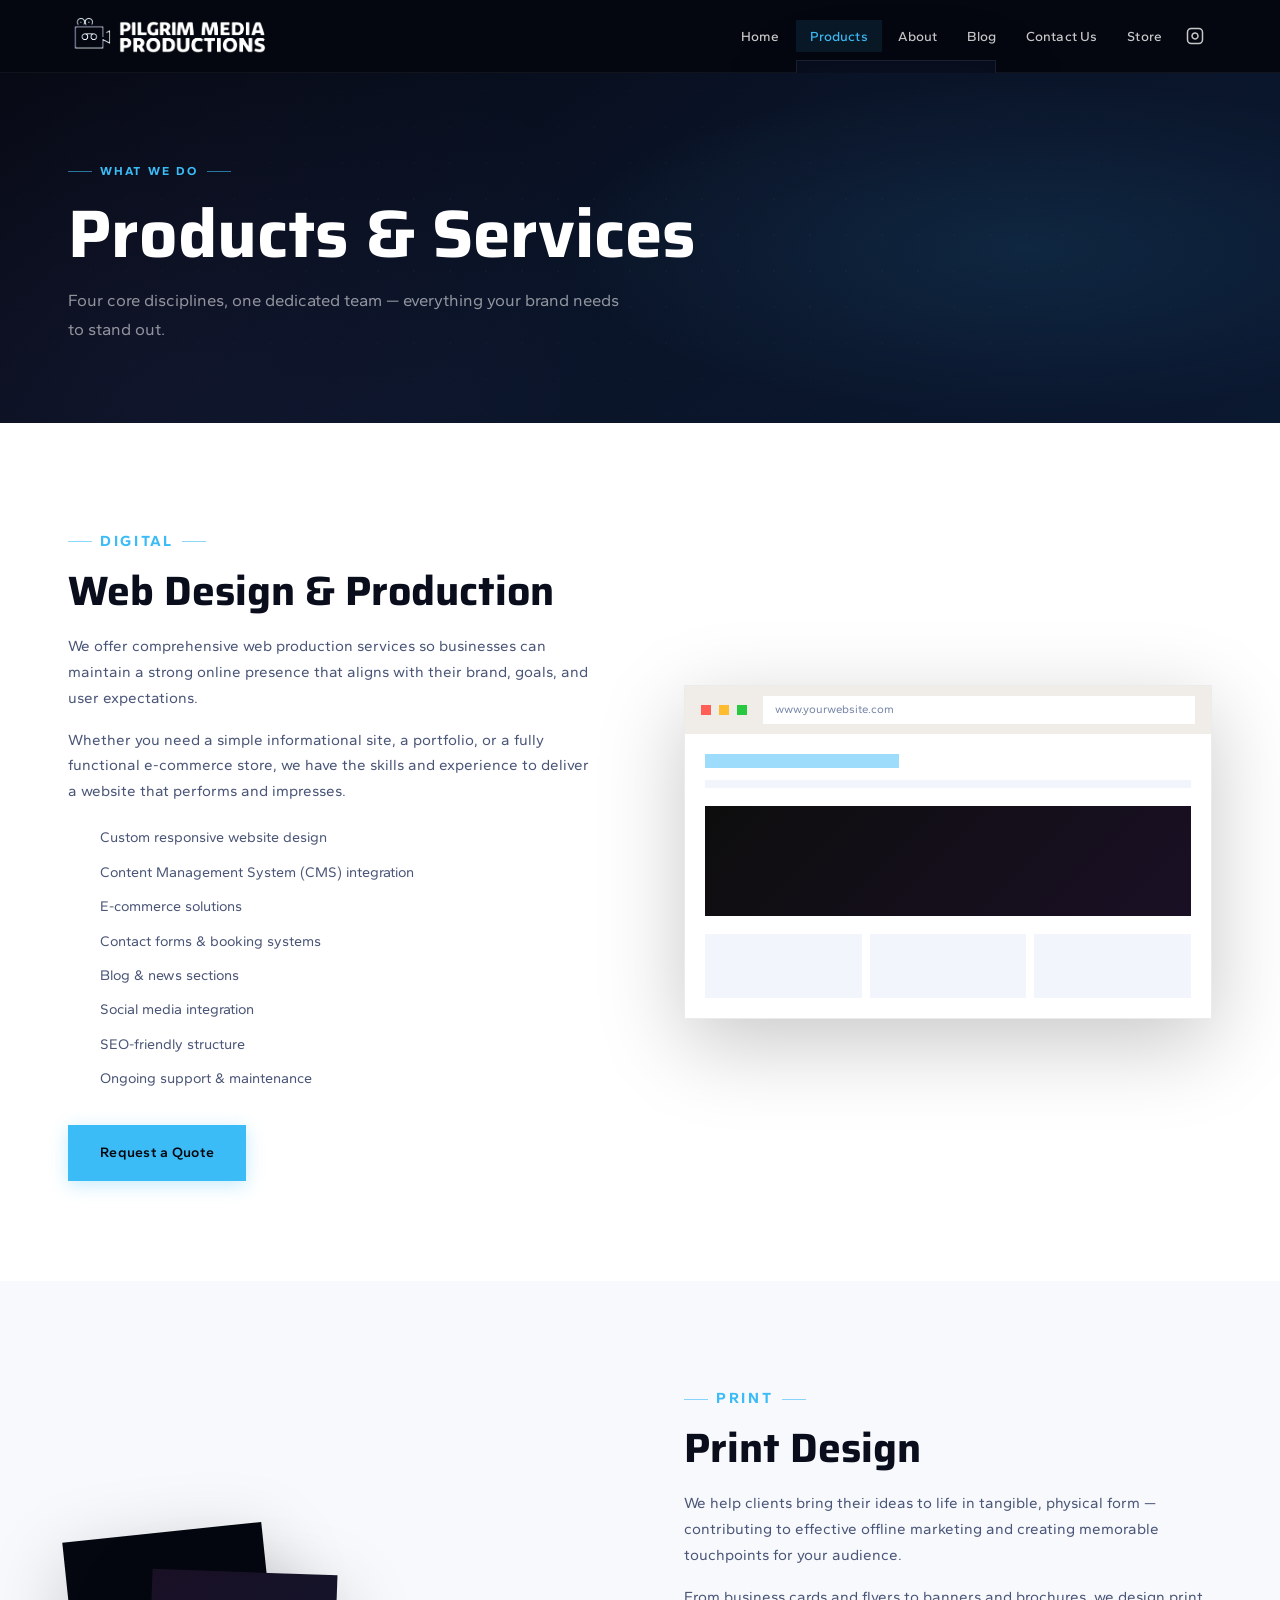
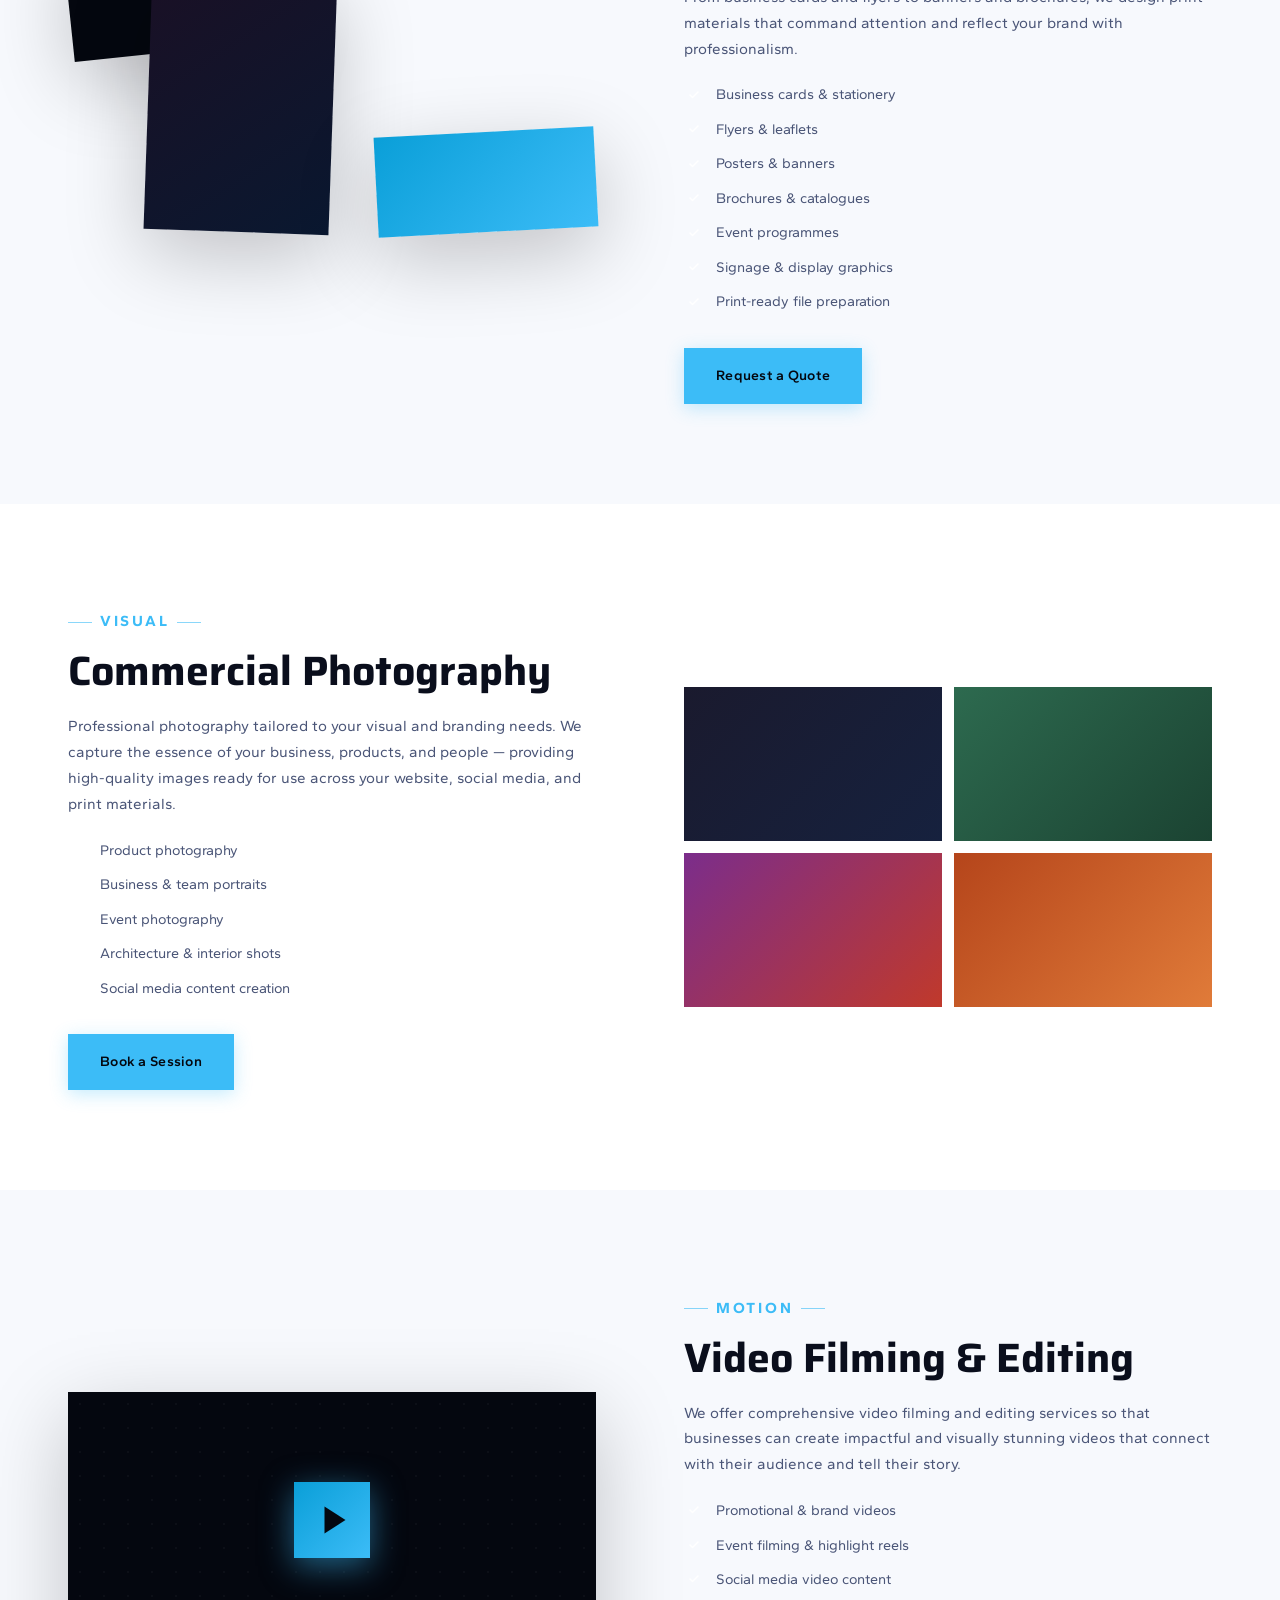
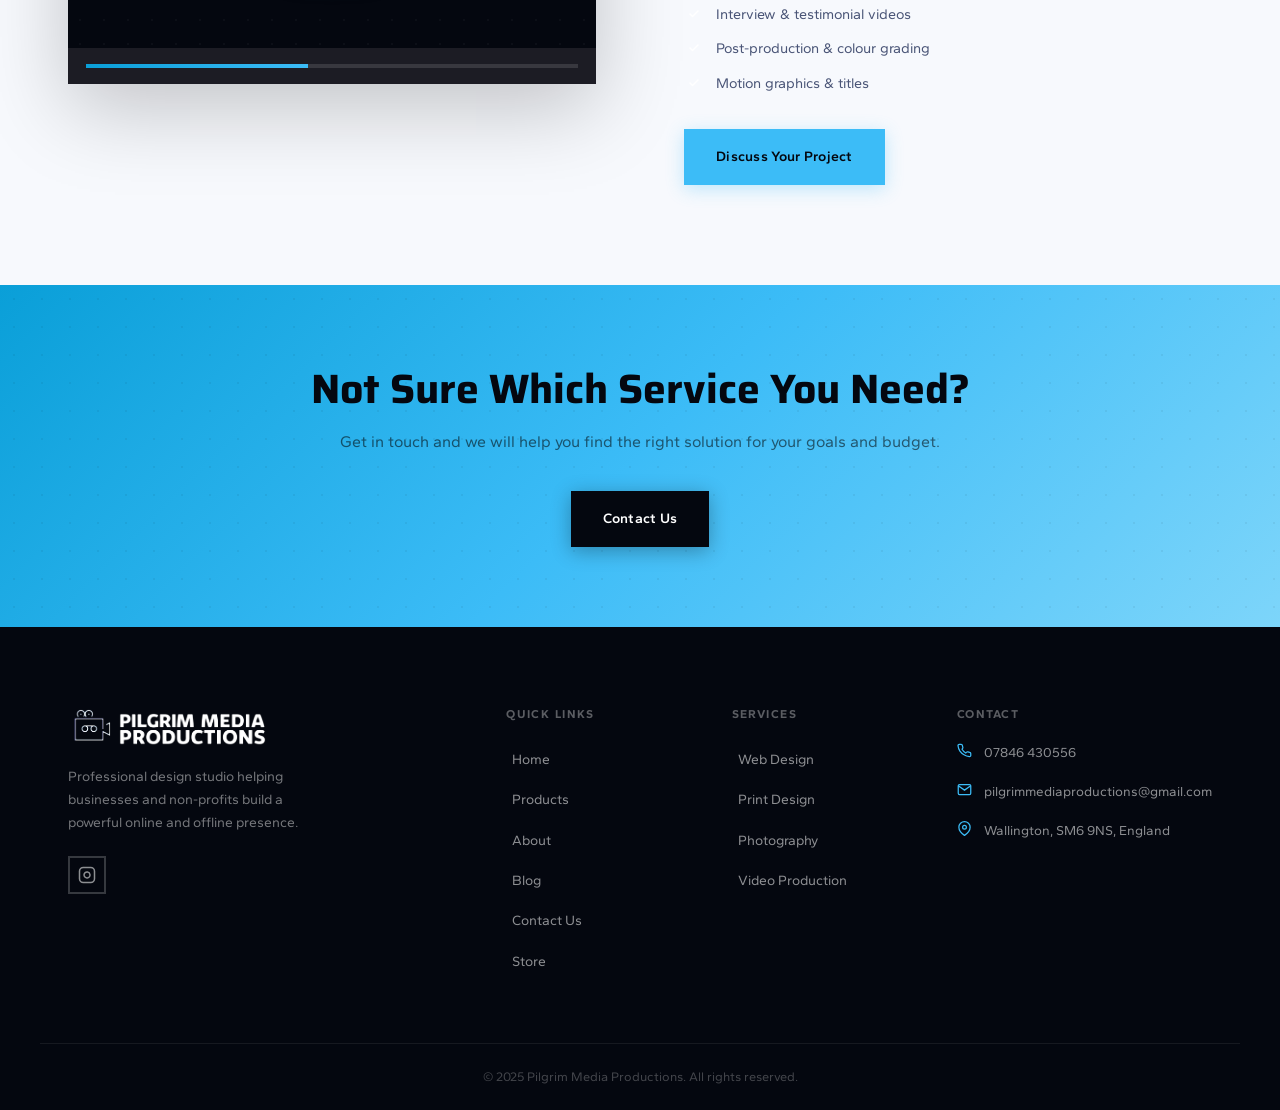
<file: products.html>
<!DOCTYPE html>
<html lang="en">
<head>
  <meta charset="UTF-8" />
  <meta name="viewport" content="width=device-width, initial-scale=1.0" />
  <meta name="description" content="Products and services from Pilgrim Media Productions — web design, print design, commercial photography, and video filming &amp; editing." />
  <title>Products &amp; Services - Pilgrim Media Productions</title>
  <link rel="stylesheet" href="css/styles.css" />
  <link rel="preconnect" href="https://fonts.googleapis.com" />
  <link rel="preconnect" href="https://fonts.gstatic.com" crossorigin />
  <link href="https://fonts.googleapis.com/css2?family=Saira:wght@300;400;500;600;700&family=Gantari:wght@300;400;500;600;700&display=swap" rel="stylesheet" />
</head>
<body>

  <div class="reading-progress" role="progressbar" aria-hidden="true"></div>

  <button class="back-to-top" aria-label="Back to top">
    <svg xmlns="http://www.w3.org/2000/svg" width="20" height="20" viewBox="0 0 24 24" fill="none" stroke="currentColor" stroke-width="2.5" stroke-linecap="round" stroke-linejoin="round"><polyline points="18 15 12 9 6 15"/></svg>
  </button>

  <header class="site-header">
    <div class="container header-inner">
      <a href="index.html" class="logo">
        <img src="images/logo.svg" alt="Pilgrim Media Productions" class="logo-img" height="40" />
      </a>
      <nav class="main-nav" id="main-nav">
        <ul>
          <li><a href="index.html">Home</a></li>
          <li class="has-dropdown">
            <a href="products.html" class="active">Products</a>
            <ul class="dropdown">
              <li><a href="products.html#web-design">Web Design</a></li>
              <li><a href="products.html#print-design">Print Design</a></li>
              <li><a href="products.html#photography">Photography</a></li>
              <li><a href="products.html#video">Video Production</a></li>
            </ul>
          </li>
          <li><a href="about.html">About</a></li>
          <li><a href="blog.html">Blog</a></li>
          <li><a href="contact.html">Contact Us</a></li>
          <li><a href="store.html">Store</a></li>
          <li>
            <a href="https://www.instagram.com/pilgrimmediaproductions" target="_blank" rel="noopener" class="nav-social" aria-label="Instagram">
              <svg xmlns="http://www.w3.org/2000/svg" width="18" height="18" viewBox="0 0 24 24" fill="none" stroke="currentColor" stroke-width="2"><rect x="2" y="2" width="20" height="20" rx="5" ry="5"/><path d="M16 11.37A4 4 0 1 1 12.63 8 4 4 0 0 1 16 11.37z"/><line x1="17.5" y1="6.5" x2="17.51" y2="6.5"/></svg>
            </a>
          </li>
        </ul>
      </nav>
      <button class="hamburger" id="hamburger" aria-label="Toggle menu" aria-expanded="false">
        <span></span><span></span><span></span>
      </button>
    </div>
  </header>

  <section class="page-hero">
    <div class="container">
      <p class="section-eyebrow">What We Do</p>
      <h1>Products &amp; Services</h1>
      <p class="page-hero-desc">Four core disciplines, one dedicated team — everything your brand needs to stand out.</p>
    </div>
  </section>

  <!-- WEB DESIGN -->
  <section class="section product-section" id="web-design">
    <div class="container product-inner">
      <div class="product-text">
        <p class="section-eyebrow">Digital</p>
        <h2>Web Design &amp; Production</h2>
        <p>We offer comprehensive web production services so businesses can maintain a strong online presence that aligns with their brand, goals, and user expectations.</p>
        <p>Whether you need a simple informational site, a portfolio, or a fully functional e-commerce store, we have the skills and experience to deliver a website that performs and impresses.</p>
        <ul class="feature-list">
          <li>Custom responsive website design</li>
          <li>Content Management System (CMS) integration</li>
          <li>E-commerce solutions</li>
          <li>Contact forms &amp; booking systems</li>
          <li>Blog &amp; news sections</li>
          <li>Social media integration</li>
          <li>SEO-friendly structure</li>
          <li>Ongoing support &amp; maintenance</li>
        </ul>
        <a href="contact.html" class="btn btn-primary">Request a Quote</a>
      </div>
      <div class="product-visual">
        <div class="browser-mockup">
          <div class="browser-bar">
            <span class="b-dot"></span><span class="b-dot"></span><span class="b-dot"></span>
            <span class="b-url">www.yourwebsite.com</span>
          </div>
          <div class="browser-content">
            <div class="bc-header"></div>
            <div class="bc-nav"></div>
            <div class="bc-hero"></div>
            <div class="bc-cards">
              <div class="bc-card"></div>
              <div class="bc-card"></div>
              <div class="bc-card"></div>
            </div>
          </div>
        </div>
      </div>
    </div>
  </section>

  <!-- PRINT DESIGN -->
  <section class="section product-section alt-bg" id="print-design">
    <div class="container product-inner reverse">
      <div class="product-text">
        <p class="section-eyebrow">Print</p>
        <h2>Print Design</h2>
        <p>We help clients bring their ideas to life in tangible, physical form — contributing to effective offline marketing and creating memorable touchpoints for your audience.</p>
        <p>From business cards and flyers to banners and brochures, we design print materials that command attention and reflect your brand with professionalism.</p>
        <ul class="feature-list">
          <li>Business cards &amp; stationery</li>
          <li>Flyers &amp; leaflets</li>
          <li>Posters &amp; banners</li>
          <li>Brochures &amp; catalogues</li>
          <li>Event programmes</li>
          <li>Signage &amp; display graphics</li>
          <li>Print-ready file preparation</li>
        </ul>
        <a href="contact.html" class="btn btn-primary">Request a Quote</a>
      </div>
      <div class="product-visual">
        <div class="print-mockup">
          <div class="print-card pm1"></div>
          <div class="print-card pm2"></div>
          <div class="print-card pm3"></div>
        </div>
      </div>
    </div>
  </section>

  <!-- PHOTOGRAPHY -->
  <section class="section product-section" id="photography">
    <div class="container product-inner">
      <div class="product-text">
        <p class="section-eyebrow">Visual</p>
        <h2>Commercial Photography</h2>
        <p>Professional photography tailored to your visual and branding needs. We capture the essence of your business, products, and people — providing high-quality images ready for use across your website, social media, and print materials.</p>
        <ul class="feature-list">
          <li>Product photography</li>
          <li>Business &amp; team portraits</li>
          <li>Event photography</li>
          <li>Architecture &amp; interior shots</li>
          <li>Social media content creation</li>
        </ul>
        <a href="contact.html" class="btn btn-primary">Book a Session</a>
      </div>
      <div class="product-visual">
        <div class="photo-grid">
          <div class="photo-item pi1"></div>
          <div class="photo-item pi2"></div>
          <div class="photo-item pi3"></div>
          <div class="photo-item pi4"></div>
        </div>
      </div>
    </div>
  </section>

  <!-- VIDEO -->
  <section class="section product-section alt-bg" id="video">
    <div class="container product-inner reverse">
      <div class="product-text">
        <p class="section-eyebrow">Motion</p>
        <h2>Video Filming &amp; Editing</h2>
        <p>We offer comprehensive video filming and editing services so that businesses can create impactful and visually stunning videos that connect with their audience and tell their story.</p>
        <ul class="feature-list">
          <li>Promotional &amp; brand videos</li>
          <li>Event filming &amp; highlight reels</li>
          <li>Social media video content</li>
          <li>Interview &amp; testimonial videos</li>
          <li>Post-production &amp; colour grading</li>
          <li>Motion graphics &amp; titles</li>
        </ul>
        <a href="contact.html" class="btn btn-primary">Discuss Your Project</a>
      </div>
      <div class="product-visual">
        <div class="video-mockup">
          <div class="video-screen">
            <div class="play-btn">
              <svg xmlns="http://www.w3.org/2000/svg" width="36" height="36" viewBox="0 0 24 24" fill="currentColor"><polygon points="5 3 19 12 5 21 5 3"/></svg>
            </div>
          </div>
          <div class="video-controls">
            <div class="vc-bar" style="width: 100%"></div>
            <div class="vc-progress" style="width: 42%"></div>
          </div>
        </div>
      </div>
    </div>
  </section>

  <section class="section cta-section">
    <div class="container cta-inner">
      <h2>Not Sure Which Service You Need?</h2>
      <p>Get in touch and we will help you find the right solution for your goals and budget.</p>
      <a href="contact.html" class="btn btn-primary">Contact Us</a>
    </div>
  </section>

  <footer class="site-footer">
    <div class="container footer-inner">
      <div class="footer-brand">
        <a href="index.html" class="logo">
          <img src="images/logo.svg" alt="Pilgrim Media Productions" class="logo-img" height="36" />
        </a>
        <p>Professional design studio helping businesses and non-profits build a powerful online and offline presence.</p>
        <div class="social-links">
          <a href="https://www.instagram.com/pilgrimmediaproductions" target="_blank" rel="noopener" aria-label="Instagram">
            <svg xmlns="http://www.w3.org/2000/svg" width="18" height="18" viewBox="0 0 24 24" fill="none" stroke="currentColor" stroke-width="2"><rect x="2" y="2" width="20" height="20" rx="5" ry="5"/><path d="M16 11.37A4 4 0 1 1 12.63 8 4 4 0 0 1 16 11.37z"/><line x1="17.5" y1="6.5" x2="17.51" y2="6.5"/></svg>
          </a>
        </div>
      </div>
      <div class="footer-nav">
        <h4>Quick Links</h4>
        <ul>
          <li><a href="index.html">Home</a></li>
          <li><a href="products.html">Products</a></li>
          <li><a href="about.html">About</a></li>
          <li><a href="blog.html">Blog</a></li>
          <li><a href="contact.html">Contact Us</a></li>
          <li><a href="store.html">Store</a></li>
        </ul>
      </div>
      <div class="footer-services">
        <h4>Services</h4>
        <ul>
          <li><a href="#web-design">Web Design</a></li>
          <li><a href="#print-design">Print Design</a></li>
          <li><a href="#photography">Photography</a></li>
          <li><a href="#video">Video Production</a></li>
        </ul>
      </div>
      <div class="footer-contact">
        <h4>Contact</h4>
        <ul class="contact-list">
          <li>
            <svg xmlns="http://www.w3.org/2000/svg" width="15" height="15" viewBox="0 0 24 24" fill="none" stroke="currentColor" stroke-width="2"><path d="M22 16.92v3a2 2 0 0 1-2.18 2 19.79 19.79 0 0 1-8.63-3.07A19.5 19.5 0 0 1 4.69 13a19.79 19.79 0 0 1-3.07-8.67A2 2 0 0 1 3.6 2.18h3a2 2 0 0 1 2 1.72 12.84 12.84 0 0 0 .7 2.81 2 2 0 0 1-.45 2.11L8.09 9.91a16 16 0 0 0 6 6l1.27-1.27a2 2 0 0 1 2.11-.45 12.84 12.84 0 0 0 2.81.7A2 2 0 0 1 22 16.92z"/></svg>
            <a href="tel:07846430556">07846 430556</a>
          </li>
          <li>
            <svg xmlns="http://www.w3.org/2000/svg" width="15" height="15" viewBox="0 0 24 24" fill="none" stroke="currentColor" stroke-width="2"><path d="M4 4h16c1.1 0 2 .9 2 2v12c0 1.1-.9 2-2 2H4c-1.1 0-2-.9-2-2V6c0-1.1.9-2 2-2z"/><polyline points="22,6 12,13 2,6"/></svg>
            <a href="mailto:pilgrimmediaproductions@gmail.com">pilgrimmediaproductions@gmail.com</a>
          </li>
          <li>
            <svg xmlns="http://www.w3.org/2000/svg" width="15" height="15" viewBox="0 0 24 24" fill="none" stroke="currentColor" stroke-width="2"><path d="M21 10c0 7-9 13-9 13s-9-6-9-13a9 9 0 0 1 18 0z"/><circle cx="12" cy="10" r="3"/></svg>
            <span>Wallington, SM6 9NS, England</span>
          </li>
        </ul>
      </div>
    </div>
    <div class="footer-bottom">
      <div class="container">
        <p>&copy; 2025 Pilgrim Media Productions. All rights reserved.</p>
      </div>
    </div>
  </footer>

  <script src="js/main.js"></script>
</body>
</html>
</file>
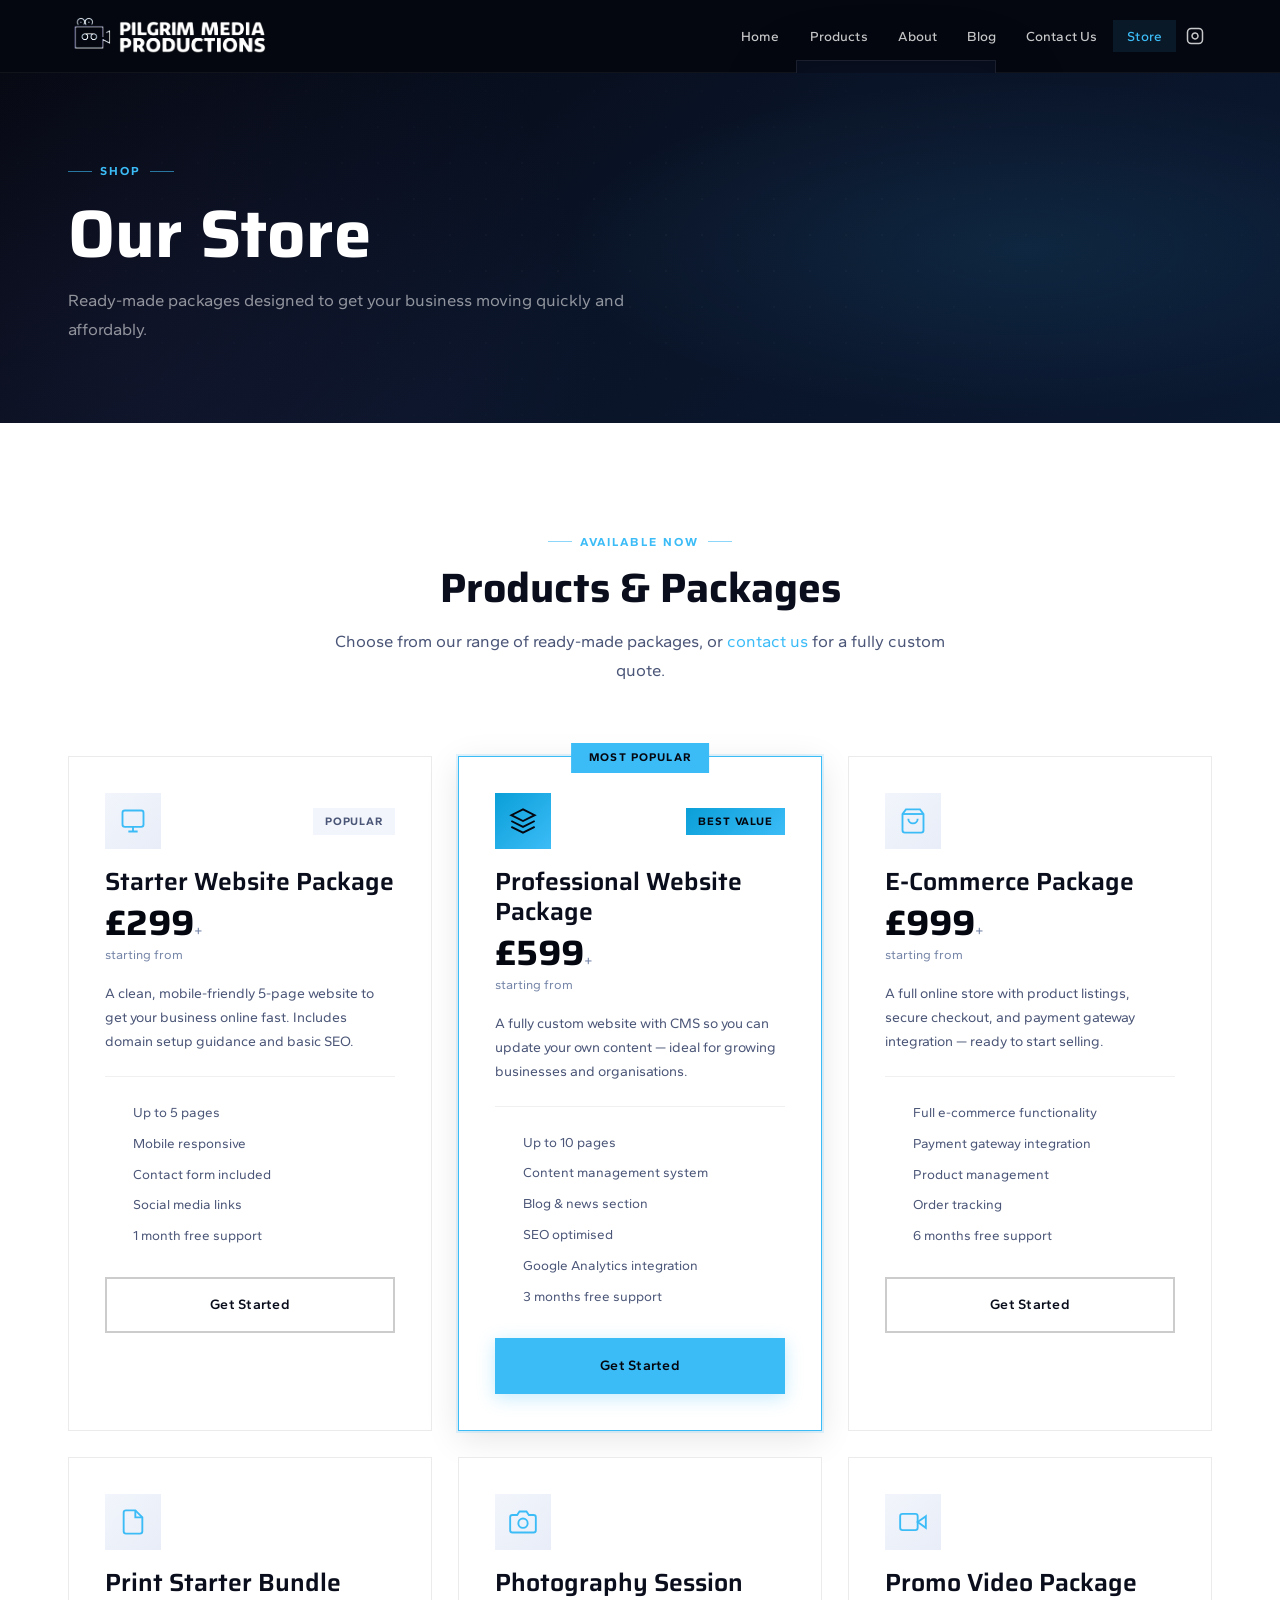
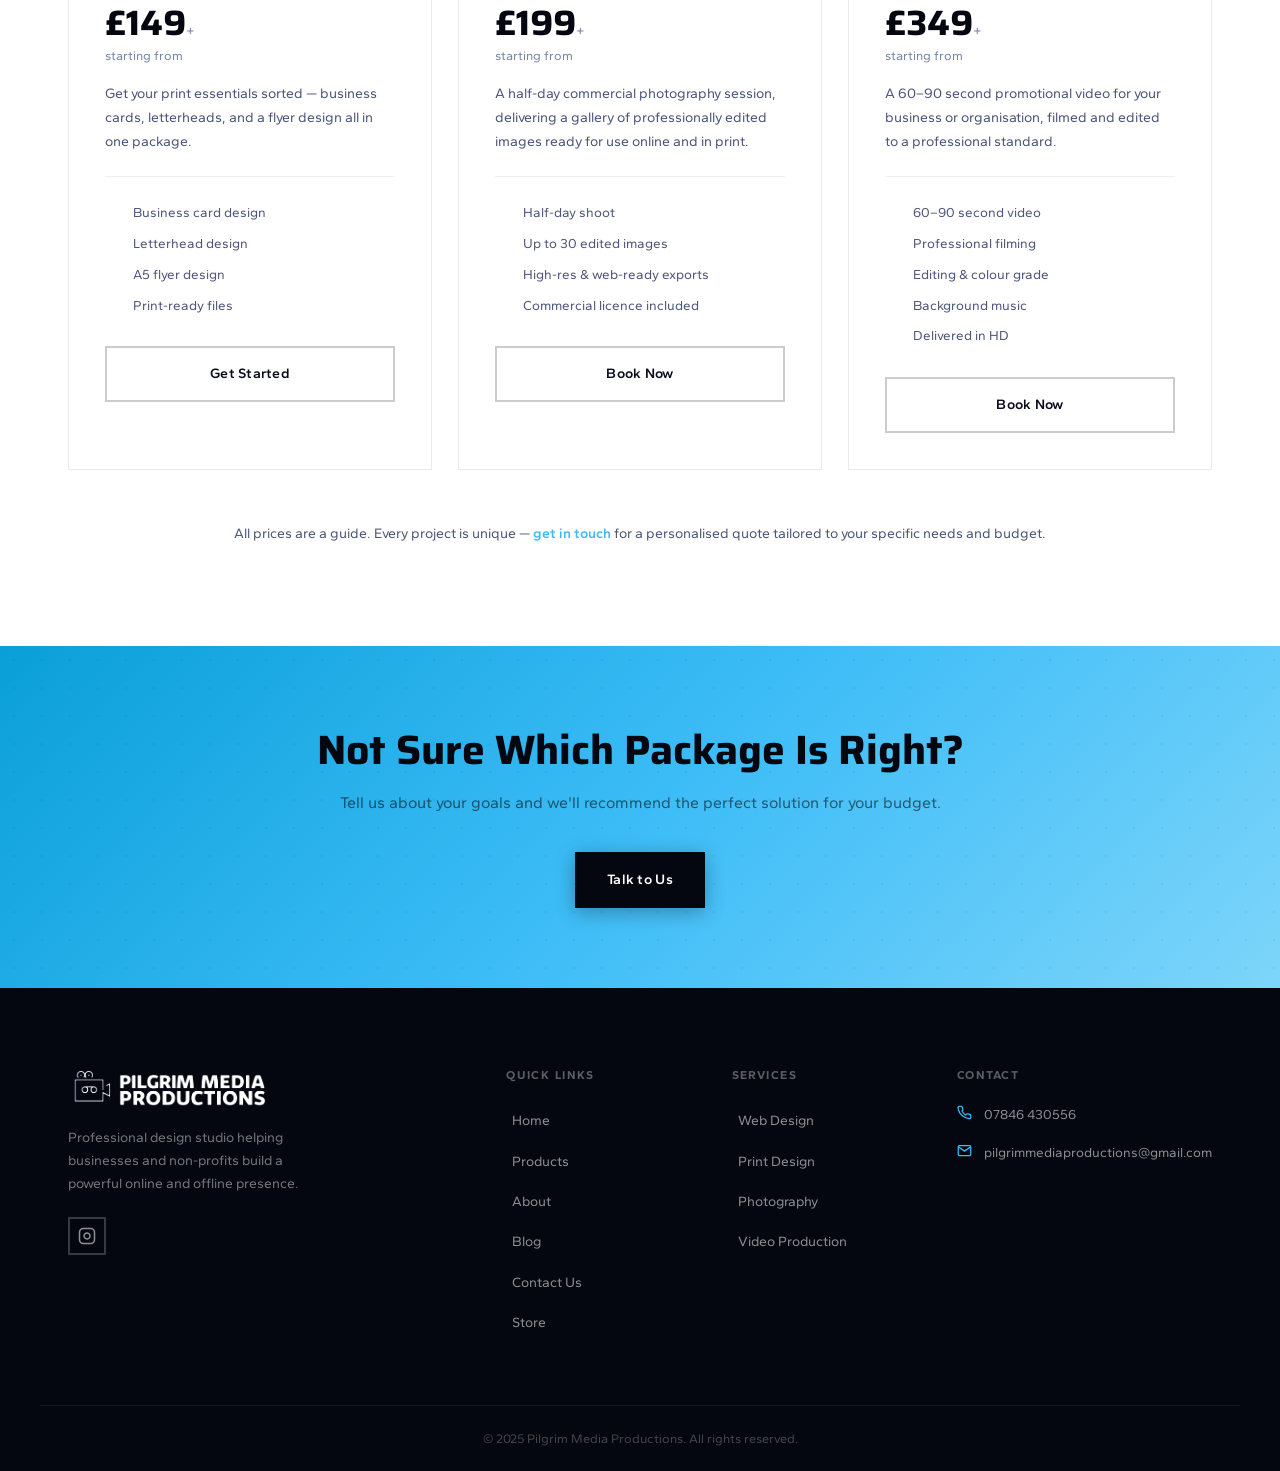
<file: store.html>
<!DOCTYPE html>
<html lang="en">
<head>
  <meta charset="UTF-8" />
  <meta name="viewport" content="width=device-width, initial-scale=1.0" />
  <meta name="description" content="Store — ready-made design packages from Pilgrim Media Productions. Starter websites from £299, professional packages, photography sessions, and more." />
  <title>Store - Pilgrim Media Productions</title>
  <link rel="stylesheet" href="css/styles.css" />
  <link rel="preconnect" href="https://fonts.googleapis.com" />
  <link rel="preconnect" href="https://fonts.gstatic.com" crossorigin />
  <link href="https://fonts.googleapis.com/css2?family=Saira:wght@300;400;500;600;700&family=Gantari:wght@300;400;500;600;700&display=swap" rel="stylesheet" />
</head>
<body>

  <div class="reading-progress" role="progressbar" aria-hidden="true"></div>

  <button class="back-to-top" aria-label="Back to top">
    <svg xmlns="http://www.w3.org/2000/svg" width="20" height="20" viewBox="0 0 24 24" fill="none" stroke="currentColor" stroke-width="2.5" stroke-linecap="round" stroke-linejoin="round"><polyline points="18 15 12 9 6 15"/></svg>
  </button>

  <header class="site-header">
    <div class="container header-inner">
      <a href="index.html" class="logo">
        <img src="images/logo.svg" alt="Pilgrim Media Productions" class="logo-img" height="40" />
      </a>
      <nav class="main-nav" id="main-nav">
        <ul>
          <li><a href="index.html">Home</a></li>
          <li class="has-dropdown">
            <a href="products.html">Products</a>
            <ul class="dropdown">
              <li><a href="products.html#web-design">Web Design</a></li>
              <li><a href="products.html#print-design">Print Design</a></li>
              <li><a href="products.html#photography">Photography</a></li>
              <li><a href="products.html#video">Video Production</a></li>
            </ul>
          </li>
          <li><a href="about.html">About</a></li>
          <li><a href="blog.html">Blog</a></li>
          <li><a href="contact.html">Contact Us</a></li>
          <li><a href="store.html" class="active">Store</a></li>
          <li>
            <a href="https://www.instagram.com/pilgrimmediaproductions" target="_blank" rel="noopener" class="nav-social" aria-label="Instagram">
              <svg xmlns="http://www.w3.org/2000/svg" width="18" height="18" viewBox="0 0 24 24" fill="none" stroke="currentColor" stroke-width="2"><rect x="2" y="2" width="20" height="20" rx="5" ry="5"/><path d="M16 11.37A4 4 0 1 1 12.63 8 4 4 0 0 1 16 11.37z"/><line x1="17.5" y1="6.5" x2="17.51" y2="6.5"/></svg>
            </a>
          </li>
        </ul>
      </nav>
      <button class="hamburger" id="hamburger" aria-label="Toggle menu" aria-expanded="false">
        <span></span><span></span><span></span>
      </button>
    </div>
  </header>

  <section class="page-hero">
    <div class="container">
      <p class="section-eyebrow">Shop</p>
      <h1>Our Store</h1>
      <p class="page-hero-desc">Ready-made packages designed to get your business moving quickly and affordably.</p>
    </div>
  </section>

  <section class="section store-section">
    <div class="container">
      <div class="section-header">
        <p class="section-eyebrow">Available Now</p>
        <h2>Products &amp; Packages</h2>
        <p class="section-desc">Choose from our range of ready-made packages, or <a href="contact.html" style="color: var(--clr-gold);">contact us</a> for a fully custom quote.</p>
      </div>

      <div class="store-grid">

        <div class="store-card">
          <div class="store-card-header">
            <div class="store-icon">
              <svg xmlns="http://www.w3.org/2000/svg" width="28" height="28" viewBox="0 0 24 24" fill="none" stroke="currentColor" stroke-width="1.6"><rect x="3" y="3" width="18" height="14" rx="2"/><path d="M8 21h8M12 17v4"/></svg>
            </div>
            <span class="store-badge">Popular</span>
          </div>
          <h3>Starter Website Package</h3>
          <div class="store-price">&pound;299<span style="font-size:1rem; font-weight:400; color: var(--clr-grey);">+</span></div>
          <div class="store-price-label">starting from</div>
          <p>A clean, mobile-friendly 5-page website to get your business online fast. Includes domain setup guidance and basic SEO.</p>
          <div class="store-divider"></div>
          <ul class="store-features">
            <li>Up to 5 pages</li>
            <li>Mobile responsive</li>
            <li>Contact form included</li>
            <li>Social media links</li>
            <li>1 month free support</li>
          </ul>
          <a href="contact.html" class="btn btn-outline-dark btn-full">Get Started</a>
        </div>

        <div class="store-card featured-card">
          <div class="store-card-header">
            <div class="store-icon">
              <svg xmlns="http://www.w3.org/2000/svg" width="28" height="28" viewBox="0 0 24 24" fill="none" stroke="currentColor" stroke-width="1.6"><path d="M12 2L2 7l10 5 10-5-10-5z"/><path d="M2 17l10 5 10-5"/><path d="M2 12l10 5 10-5"/></svg>
            </div>
            <span class="store-badge badge-gold">Best Value</span>
          </div>
          <h3>Professional Website Package</h3>
          <div class="store-price">&pound;599<span style="font-size:1rem; font-weight:400; color: var(--clr-grey);">+</span></div>
          <div class="store-price-label">starting from</div>
          <p>A fully custom website with CMS so you can update your own content — ideal for growing businesses and organisations.</p>
          <div class="store-divider"></div>
          <ul class="store-features">
            <li>Up to 10 pages</li>
            <li>Content management system</li>
            <li>Blog &amp; news section</li>
            <li>SEO optimised</li>
            <li>Google Analytics integration</li>
            <li>3 months free support</li>
          </ul>
          <a href="contact.html" class="btn btn-primary btn-full">Get Started</a>
        </div>

        <div class="store-card">
          <div class="store-card-header">
            <div class="store-icon">
              <svg xmlns="http://www.w3.org/2000/svg" width="28" height="28" viewBox="0 0 24 24" fill="none" stroke="currentColor" stroke-width="1.6"><path d="M6 2L3 6v14a2 2 0 0 0 2 2h14a2 2 0 0 0 2-2V6l-3-4z"/><line x1="3" y1="6" x2="21" y2="6"/><path d="M16 10a4 4 0 0 1-8 0"/></svg>
            </div>
          </div>
          <h3>E-Commerce Package</h3>
          <div class="store-price">&pound;999<span style="font-size:1rem; font-weight:400; color: var(--clr-grey);">+</span></div>
          <div class="store-price-label">starting from</div>
          <p>A full online store with product listings, secure checkout, and payment gateway integration — ready to start selling.</p>
          <div class="store-divider"></div>
          <ul class="store-features">
            <li>Full e-commerce functionality</li>
            <li>Payment gateway integration</li>
            <li>Product management</li>
            <li>Order tracking</li>
            <li>6 months free support</li>
          </ul>
          <a href="contact.html" class="btn btn-outline-dark btn-full">Get Started</a>
        </div>

        <div class="store-card">
          <div class="store-card-header">
            <div class="store-icon">
              <svg xmlns="http://www.w3.org/2000/svg" width="28" height="28" viewBox="0 0 24 24" fill="none" stroke="currentColor" stroke-width="1.6"><path d="M14 2H6a2 2 0 0 0-2 2v16a2 2 0 0 0 2 2h12a2 2 0 0 0 2-2V8z"/><polyline points="14 2 14 8 20 8"/></svg>
            </div>
          </div>
          <h3>Print Starter Bundle</h3>
          <div class="store-price">&pound;149<span style="font-size:1rem; font-weight:400; color: var(--clr-grey);">+</span></div>
          <div class="store-price-label">starting from</div>
          <p>Get your print essentials sorted — business cards, letterheads, and a flyer design all in one package.</p>
          <div class="store-divider"></div>
          <ul class="store-features">
            <li>Business card design</li>
            <li>Letterhead design</li>
            <li>A5 flyer design</li>
            <li>Print-ready files</li>
          </ul>
          <a href="contact.html" class="btn btn-outline-dark btn-full">Get Started</a>
        </div>

        <div class="store-card">
          <div class="store-card-header">
            <div class="store-icon">
              <svg xmlns="http://www.w3.org/2000/svg" width="28" height="28" viewBox="0 0 24 24" fill="none" stroke="currentColor" stroke-width="1.6"><path d="M23 19a2 2 0 0 1-2 2H3a2 2 0 0 1-2-2V8a2 2 0 0 1 2-2h4l2-3h6l2 3h4a2 2 0 0 1 2 2z"/><circle cx="12" cy="13" r="4"/></svg>
            </div>
          </div>
          <h3>Photography Session</h3>
          <div class="store-price">&pound;199<span style="font-size:1rem; font-weight:400; color: var(--clr-grey);">+</span></div>
          <div class="store-price-label">starting from</div>
          <p>A half-day commercial photography session, delivering a gallery of professionally edited images ready for use online and in print.</p>
          <div class="store-divider"></div>
          <ul class="store-features">
            <li>Half-day shoot</li>
            <li>Up to 30 edited images</li>
            <li>High-res &amp; web-ready exports</li>
            <li>Commercial licence included</li>
          </ul>
          <a href="contact.html" class="btn btn-outline-dark btn-full">Book Now</a>
        </div>

        <div class="store-card">
          <div class="store-card-header">
            <div class="store-icon">
              <svg xmlns="http://www.w3.org/2000/svg" width="28" height="28" viewBox="0 0 24 24" fill="none" stroke="currentColor" stroke-width="1.6"><polygon points="23 7 16 12 23 17 23 7"/><rect x="1" y="5" width="15" height="14" rx="2" ry="2"/></svg>
            </div>
          </div>
          <h3>Promo Video Package</h3>
          <div class="store-price">&pound;349<span style="font-size:1rem; font-weight:400; color: var(--clr-grey);">+</span></div>
          <div class="store-price-label">starting from</div>
          <p>A 60–90 second promotional video for your business or organisation, filmed and edited to a professional standard.</p>
          <div class="store-divider"></div>
          <ul class="store-features">
            <li>60–90 second video</li>
            <li>Professional filming</li>
            <li>Editing &amp; colour grade</li>
            <li>Background music</li>
            <li>Delivered in HD</li>
          </ul>
          <a href="contact.html" class="btn btn-outline-dark btn-full">Book Now</a>
        </div>

      </div>

      <div class="store-note">
        <p>All prices are a guide. Every project is unique — <a href="contact.html">get in touch</a> for a personalised quote tailored to your specific needs and budget.</p>
      </div>
    </div>
  </section>

  <section class="section cta-section">
    <div class="container cta-inner">
      <h2>Not Sure Which Package Is Right?</h2>
      <p>Tell us about your goals and we'll recommend the perfect solution for your budget.</p>
      <a href="contact.html" class="btn btn-primary">Talk to Us</a>
    </div>
  </section>

  <footer class="site-footer">
    <div class="container footer-inner">
      <div class="footer-brand">
        <a href="index.html" class="logo">
          <img src="images/logo.svg" alt="Pilgrim Media Productions" class="logo-img" height="36" />
        </a>
        <p>Professional design studio helping businesses and non-profits build a powerful online and offline presence.</p>
        <div class="social-links">
          <a href="https://www.instagram.com/pilgrimmediaproductions" target="_blank" rel="noopener" aria-label="Instagram">
            <svg xmlns="http://www.w3.org/2000/svg" width="18" height="18" viewBox="0 0 24 24" fill="none" stroke="currentColor" stroke-width="2"><rect x="2" y="2" width="20" height="20" rx="5" ry="5"/><path d="M16 11.37A4 4 0 1 1 12.63 8 4 4 0 0 1 16 11.37z"/><line x1="17.5" y1="6.5" x2="17.51" y2="6.5"/></svg>
          </a>
        </div>
      </div>
      <div class="footer-nav">
        <h4>Quick Links</h4>
        <ul>
          <li><a href="index.html">Home</a></li>
          <li><a href="products.html">Products</a></li>
          <li><a href="about.html">About</a></li>
          <li><a href="blog.html">Blog</a></li>
          <li><a href="contact.html">Contact Us</a></li>
          <li><a href="store.html">Store</a></li>
        </ul>
      </div>
      <div class="footer-services">
        <h4>Services</h4>
        <ul>
          <li><a href="products.html#web-design">Web Design</a></li>
          <li><a href="products.html#print-design">Print Design</a></li>
          <li><a href="products.html#photography">Photography</a></li>
          <li><a href="products.html#video">Video Production</a></li>
        </ul>
      </div>
      <div class="footer-contact">
        <h4>Contact</h4>
        <ul class="contact-list">
          <li>
            <svg xmlns="http://www.w3.org/2000/svg" width="15" height="15" viewBox="0 0 24 24" fill="none" stroke="currentColor" stroke-width="2"><path d="M22 16.92v3a2 2 0 0 1-2.18 2 19.79 19.79 0 0 1-8.63-3.07A19.5 19.5 0 0 1 4.69 13a19.79 19.79 0 0 1-3.07-8.67A2 2 0 0 1 3.6 2.18h3a2 2 0 0 1 2 1.72 12.84 12.84 0 0 0 .7 2.81 2 2 0 0 1-.45 2.11L8.09 9.91a16 16 0 0 0 6 6l1.27-1.27a2 2 0 0 1 2.11-.45 12.84 12.84 0 0 0 2.81.7A2 2 0 0 1 22 16.92z"/></svg>
            <a href="tel:07846430556">07846 430556</a>
          </li>
          <li>
            <svg xmlns="http://www.w3.org/2000/svg" width="15" height="15" viewBox="0 0 24 24" fill="none" stroke="currentColor" stroke-width="2"><path d="M4 4h16c1.1 0 2 .9 2 2v12c0 1.1-.9 2-2 2H4c-1.1 0-2-.9-2-2V6c0-1.1.9-2 2-2z"/><polyline points="22,6 12,13 2,6"/></svg>
            <a href="mailto:pilgrimmediaproductions@gmail.com">pilgrimmediaproductions@gmail.com</a>
          </li>
        </ul>
      </div>
    </div>
    <div class="footer-bottom">
      <div class="container">
        <p>&copy; 2025 Pilgrim Media Productions. All rights reserved.</p>
      </div>
    </div>
  </footer>

  <script src="js/main.js"></script>
</body>
</html>
</file>
<file: css/styles.css>
/* ============================================================
   PILGRIM MEDIA PRODUCTIONS — Main Stylesheet (Modern Redesign)
   ============================================================ */

/* ── Variables ── */
:root {
  --clr-dark:      #04070f;
  --clr-dark2:     #070d1c;
  --clr-dark3:     #0d1730;
  --clr-dark4:     #122040;
  --clr-gold:      #3cbcf7;
  --clr-gold-lt:   #7dd5fa;
  --clr-gold-dk:   #0a9fd8;
  --clr-white:     #ffffff;
  --clr-off-white: #f2f5fb;
  --clr-cream:     #f7f9fd;
  --clr-grey:      #7585a8;
  --clr-grey-lt:   #c5cde0;
  --clr-text:      #0a0e1c;
  --clr-text-lt:   #4a5577;
  --clr-accent:    #3cbcf7;

  --ff-serif: 'Saira', system-ui, sans-serif;
  --ff-sans:  'Gantari', system-ui, sans-serif;

  --max-w:      1200px;
  --radius:     0px;
  --radius-lg:  0px;
  --radius-xl:  0px;
  --shadow:     0 4px 24px rgba(0,0,0,.07);
  --shadow-md:  0 8px 32px rgba(0,0,0,.10);
  --shadow-lg:  0 16px 56px rgba(0,0,0,.16);
  --shadow-xl:  0 24px 80px rgba(0,0,0,.22);

  --transition: 0.25s ease;
  --transition-slow: 0.45s cubic-bezier(0.25, 0.46, 0.45, 0.94);

  --gutter: 28px;
}

/* ── Reset & Base ── */
*, *::before, *::after { box-sizing: border-box; margin: 0; padding: 0; }

html { scroll-behavior: smooth; font-size: 16px; }

body {
  font-family: var(--ff-sans);
  color: var(--clr-text);
  background: var(--clr-white);
  line-height: 1.7;
  -webkit-font-smoothing: antialiased;
  overflow-x: hidden;
}

img { max-width: 100%; display: block; }
a  { color: inherit; text-decoration: none; }
ul { list-style: none; }

/* ── Typography ── */
h1, h2, h3, h4 { font-family: var(--ff-serif); line-height: 1.2; }
h1 { font-size: clamp(2.4rem, 5.5vw, 4.2rem); font-weight: 700; }
h2 { font-size: clamp(1.8rem, 3.2vw, 2.8rem); font-weight: 700; }
h3 { font-size: clamp(1.2rem, 2vw, 1.55rem); font-weight: 600; }
h4 { font-size: 1.05rem; font-weight: 600; }
p  { color: var(--clr-text-lt); }

/* ── Utilities ── */
.container {
  max-width: var(--max-w);
  margin: 0 auto;
  padding: 0 var(--gutter);
}

.section { padding: 100px 0; }

.section-header {
  text-align: center;
  max-width: 640px;
  margin: 0 auto 72px;
}

.section-eyebrow {
  font-family: var(--ff-sans);
  font-size: 0.75rem;
  font-weight: 700;
  letter-spacing: 0.18em;
  text-transform: uppercase;
  color: var(--clr-gold);
  margin-bottom: 12px;
  display: inline-flex;
  align-items: center;
  gap: 8px;
}

.section-eyebrow::before,
.section-eyebrow::after {
  content: '';
  display: block;
  width: 24px;
  height: 1px;
  background: var(--clr-gold);
  opacity: 0.6;
}

.section-desc {
  margin-top: 14px;
  font-size: 1.05rem;
  color: var(--clr-text-lt);
}

.section-cta { text-align: center; margin-top: 56px; }

/* ── Reading Progress Bar ── */
.reading-progress {
  position: fixed;
  top: 0; left: 0;
  width: 0;
  height: 3px;
  background: linear-gradient(90deg, var(--clr-gold), var(--clr-gold-lt));
  z-index: 2000;
  transition: width 0.1s linear;
}

/* ── Back to Top ── */
.back-to-top {
  position: fixed;
  bottom: 32px;
  right: 32px;
  width: 48px;
  height: 48px;
  background: var(--clr-gold);
  color: var(--clr-dark);
  border: none;
  border-radius: 50%;
  display: flex;
  align-items: center;
  justify-content: center;
  cursor: pointer;
  opacity: 0;
  transform: translateY(16px);
  transition: all var(--transition);
  z-index: 900;
  box-shadow: 0 4px 20px rgba(60,188,247,0.4);
}

.back-to-top.visible {
  opacity: 1;
  transform: translateY(0);
}

.back-to-top:hover {
  background: var(--clr-gold-lt);
  transform: translateY(-3px);
  box-shadow: 0 8px 28px rgba(60,188,247,0.5);
}

/* ── Buttons ── */
.btn {
  display: inline-flex;
  align-items: center;
  gap: 8px;
  padding: 14px 30px;
  border-radius: var(--radius);
  font-family: var(--ff-sans);
  font-size: 0.88rem;
  font-weight: 600;
  letter-spacing: 0.02em;
  cursor: pointer;
  border: 2px solid transparent;
  transition: all var(--transition);
  text-align: center;
  position: relative;
  overflow: hidden;
}

.btn::after {
  content: '';
  position: absolute;
  inset: 0;
  background: rgba(255,255,255,0);
  transition: background var(--transition);
}

.btn:hover::after { background: rgba(255,255,255,0.06); }

.btn-primary {
  background: var(--clr-gold);
  color: var(--clr-dark);
  border-color: var(--clr-gold);
  box-shadow: 0 4px 18px rgba(60,188,247,0.3);
}
.btn-primary:hover {
  background: var(--clr-gold-lt);
  border-color: var(--clr-gold-lt);
  box-shadow: 0 6px 28px rgba(60,188,247,0.45);
  transform: translateY(-2px);
}

.btn-outline {
  background: transparent;
  color: var(--clr-white);
  border-color: rgba(255,255,255,0.45);
}
.btn-outline:hover {
  background: rgba(255,255,255,0.1);
  border-color: var(--clr-white);
  transform: translateY(-2px);
}

.btn-outline-dark {
  background: transparent;
  color: var(--clr-text);
  border-color: rgba(0,0,0,0.2);
}
.btn-outline-dark:hover {
  background: var(--clr-text);
  color: var(--clr-white);
  border-color: var(--clr-text);
  transform: translateY(-2px);
}

.btn-full { width: 100%; justify-content: center; }

/* ── Header ── */
.site-header {
  position: relative;
  background: rgba(4,7,15,1);
  border-bottom: 1px solid rgba(255,255,255,0.05);
}

.header-inner {
  display: flex;
  align-items: center;
  justify-content: space-between;
  height: 72px;
}

/* Logo */
.logo {
  display: flex;
  align-items: center;
  text-decoration: none;
  flex-shrink: 0;
}

.logo-img {
  height: 42px;
  width: auto;
  display: block;
  /* Tint: default white works on dark header */
  filter: brightness(1);
  transition: opacity var(--transition);
}

.logo:hover .logo-img {
  opacity: 0.85;
}

/* Gold-tinted version for light backgrounds */
.logo-gold .logo-img {
  filter: brightness(0) saturate(100%)
          invert(75%) sepia(50%) saturate(500%)
          hue-rotate(5deg) brightness(95%) contrast(90%);
}

/* Nav */
.main-nav ul {
  display: flex;
  align-items: center;
  gap: 2px;
}

.main-nav a {
  color: rgba(255,255,255,0.78);
  font-size: 0.85rem;
  font-weight: 500;
  padding: 8px 14px;
  border-radius: 8px;
  transition: all var(--transition);
  letter-spacing: 0.01em;
}
.main-nav a:hover,
.main-nav a.active {
  color: var(--clr-gold);
  background: rgba(60,188,247,0.1);
}

.nav-social {
  display: flex;
  align-items: center;
  padding: 8px !important;
}

/* Dropdown */
.has-dropdown { position: relative; }

.dropdown {
  display: none;
  position: absolute;
  top: calc(100% + 10px);
  left: 0;
  background: rgba(7,13,28,0.98);
  backdrop-filter: blur(16px);
  border: 1px solid rgba(255,255,255,0.08);
  border-radius: var(--radius);
  padding: 8px;
  min-width: 200px;
  box-shadow: var(--shadow-xl);
  flex-direction: column;
  gap: 2px;
}

.dropdown li a {
  display: block;
  padding: 10px 14px;
  border-radius: 6px;
  font-size: 0.84rem;
  color: rgba(255,255,255,0.72) !important;
  background: transparent !important;
}
.dropdown li a:hover {
  color: var(--clr-gold) !important;
  background: rgba(60,188,247,0.1) !important;
}

.has-dropdown:hover .dropdown { display: flex; }

/* Hamburger */
.hamburger {
  display: none;
  flex-direction: column;
  justify-content: center;
  gap: 5px;
  background: none;
  border: none;
  cursor: pointer;
  padding: 6px;
  border-radius: 8px;
  transition: background var(--transition);
}
.hamburger:hover { background: rgba(255,255,255,0.06); }
.hamburger span {
  display: block;
  width: 22px;
  height: 2px;
  background: var(--clr-white);
  border-radius: 2px;
  transition: all 0.3s ease;
}

/* ── Hero ── */
.hero {
  position: relative;
  min-height: 100vh;
  display: flex;
  align-items: center;
  background: var(--clr-dark);
  overflow: hidden;
}

/* Animated mesh gradient */
.hero-bg {
  position: absolute;
  inset: 0;
  background:
    radial-gradient(ellipse 80% 80% at 85% 15%, rgba(60,188,247,0.14) 0%, transparent 55%),
    radial-gradient(ellipse 60% 60% at 10% 80%, rgba(124,92,191,0.12) 0%, transparent 55%),
    radial-gradient(ellipse 50% 50% at 50% 50%, rgba(0,80,140,0.08) 0%, transparent 60%),
    linear-gradient(160deg, #04070f 0%, #0a1428 40%, #0a1830 100%);
  animation: heroBgPulse 12s ease-in-out infinite alternate;
}

@keyframes heroBgPulse {
  0%   { opacity: 1; }
  50%  { opacity: 0.85; }
  100% { opacity: 1; }
}

/* Dot grid */
.hero-grid {
  position: absolute;
  inset: 0;
  background-image: radial-gradient(circle, rgba(255,255,255,0.04) 1px, transparent 1px);
  background-size: 40px 40px;
  mask-image: radial-gradient(ellipse 70% 70% at 50% 50%, black 0%, transparent 100%);
}

/* Floating orbs */
.hero-orb {
  position: absolute;
  border-radius: 50%;
  filter: blur(60px);
  pointer-events: none;
}
.hero-orb-1 {
  width: 500px; height: 500px;
  background: rgba(60,188,247,0.09);
  top: -150px; right: -100px;
  animation: orbFloat1 18s ease-in-out infinite;
}
.hero-orb-2 {
  width: 400px; height: 400px;
  background: rgba(124,92,191,0.08);
  bottom: -100px; left: -80px;
  animation: orbFloat2 22s ease-in-out infinite;
}
.hero-orb-3 {
  width: 300px; height: 300px;
  background: rgba(0,100,180,0.07);
  top: 40%; left: 40%;
  animation: orbFloat3 15s ease-in-out infinite;
}

@keyframes orbFloat1 {
  0%, 100% { transform: translate(0, 0) scale(1); }
  33%  { transform: translate(-40px, 30px) scale(1.05); }
  66%  { transform: translate(20px, -40px) scale(0.95); }
}
@keyframes orbFloat2 {
  0%, 100% { transform: translate(0, 0) scale(1); }
  40%  { transform: translate(50px, -30px) scale(1.08); }
  70%  { transform: translate(-20px, 40px) scale(0.92); }
}
@keyframes orbFloat3 {
  0%, 100% { transform: translate(0, 0); }
  50%  { transform: translate(-60px, 30px); }
}

.hero-content {
  position: relative;
  z-index: 2;
  max-width: 720px;
}

.hero-badge {
  display: inline-flex;
  align-items: center;
  gap: 8px;
  background: rgba(60,188,247,0.12);
  border: 1px solid rgba(60,188,247,0.3);
  border-radius: 100px;
  padding: 6px 16px 6px 8px;
  margin-bottom: 28px;
}

.hero-badge-dot {
  width: 8px; height: 8px;
  background: var(--clr-gold);
  border-radius: 50%;
  animation: badgePulse 2s ease-in-out infinite;
}

@keyframes badgePulse {
  0%, 100% { box-shadow: 0 0 0 0 rgba(60,188,247,0.4); }
  50% { box-shadow: 0 0 0 6px rgba(60,188,247,0); }
}

.hero-badge span {
  font-size: 0.78rem;
  font-weight: 600;
  letter-spacing: 0.1em;
  text-transform: uppercase;
  color: var(--clr-gold);
}

.hero h1 {
  color: var(--clr-white);
  margin-bottom: 24px;
  font-weight: 700;
}

.hero h1 .highlight {
  background: linear-gradient(135deg, var(--clr-gold) 0%, var(--clr-gold-lt) 50%, var(--clr-gold) 100%);
  -webkit-background-clip: text;
  -webkit-text-fill-color: transparent;
  background-clip: text;
  background-size: 200% auto;
  animation: shimmer 4s linear infinite;
}

@keyframes shimmer {
  0%   { background-position: 0% center; }
  100% { background-position: 200% center; }
}

.hero-sub {
  font-size: 1.12rem;
  color: rgba(255,255,255,0.65);
  margin-bottom: 44px;
  max-width: 540px;
  line-height: 1.75;
}

.hero-actions {
  display: flex;
  gap: 16px;
  flex-wrap: wrap;
  align-items: center;
}

.hero-stats {
  display: flex;
  gap: 36px;
  margin-top: 64px;
  padding-top: 40px;
  border-top: 1px solid rgba(255,255,255,0.08);
}

.hero-stat-num {
  display: block;
  font-family: var(--ff-serif);
  font-size: 2rem;
  font-weight: 700;
  color: var(--clr-gold);
  line-height: 1;
}

.hero-stat-label {
  font-size: 0.78rem;
  color: rgba(255,255,255,0.45);
  letter-spacing: 0.05em;
  margin-top: 4px;
}

.hero-scroll-indicator {
  position: absolute;
  bottom: 36px;
  left: 50%;
  transform: translateX(-50%);
  z-index: 2;
}

.hero-scroll-indicator span {
  display: block;
  width: 24px;
  height: 40px;
  border: 2px solid rgba(255,255,255,0.25);
  border-radius: 12px;
  position: relative;
}

.hero-scroll-indicator span::after {
  content: '';
  position: absolute;
  top: 6px;
  left: 50%;
  transform: translateX(-50%);
  width: 4px;
  height: 8px;
  background: var(--clr-gold);
  border-radius: 2px;
  animation: scrollDot 2s ease-in-out infinite;
}

@keyframes scrollDot {
  0%, 100% { opacity: 1; top: 6px; }
  50%       { opacity: 0; top: 20px; }
}

/* ── Trust Bar ── */
.trust-bar {
  background: var(--clr-cream);
  border-bottom: 1px solid rgba(0,0,0,0.05);
  padding: 22px 0;
}

.trust-bar-inner {
  display: flex;
  align-items: center;
  justify-content: center;
  gap: 40px;
  flex-wrap: wrap;
}

.trust-item {
  display: flex;
  align-items: center;
  gap: 10px;
  font-size: 0.82rem;
  font-weight: 600;
  color: var(--clr-text-lt);
  letter-spacing: 0.02em;
}

.trust-item svg {
  color: var(--clr-gold);
  flex-shrink: 0;
}

/* ── Services Grid ── */
.services-overview { background: var(--clr-white); }

.services-grid {
  display: grid;
  grid-template-columns: repeat(auto-fit, minmax(272px, 1fr));
  gap: 24px;
}

.service-card {
  background: var(--clr-white);
  border: 1px solid rgba(0,0,0,0.07);
  border-radius: var(--radius-lg);
  padding: 38px 30px;
  transition: all var(--transition-slow);
  position: relative;
  overflow: hidden;
  cursor: default;
}

.service-card::before {
  content: '';
  position: absolute;
  top: 0; left: 0; right: 0;
  height: 3px;
  background: linear-gradient(90deg, var(--clr-gold-dk), var(--clr-gold-lt));
  transform: scaleX(0);
  transform-origin: left;
  transition: transform var(--transition-slow);
}

.service-card::after {
  content: '';
  position: absolute;
  inset: 0;
  background: linear-gradient(135deg, rgba(60,188,247,0.03) 0%, transparent 60%);
  opacity: 0;
  transition: opacity var(--transition);
}

.service-card:hover {
  box-shadow: var(--shadow-lg);
  transform: translateY(-6px);
  border-color: rgba(60,188,247,0.2);
}

.service-card:hover::before { transform: scaleX(1); }
.service-card:hover::after  { opacity: 1; }

.service-icon {
  width: 64px;
  height: 64px;
  background: linear-gradient(135deg, #f2f5fb, #e8edf8);
  border-radius: 16px;
  display: flex;
  align-items: center;
  justify-content: center;
  margin-bottom: 24px;
  color: var(--clr-gold);
  position: relative;
  z-index: 1;
  transition: all var(--transition);
}

.service-card:hover .service-icon {
  background: linear-gradient(135deg, var(--clr-gold-dk), var(--clr-gold));
  color: var(--clr-dark);
  transform: scale(1.08) rotate(-4deg);
}

.service-card h3 {
  margin-bottom: 12px;
  position: relative;
  z-index: 1;
}
.service-card p {
  font-size: 0.9rem;
  margin-bottom: 24px;
  line-height: 1.7;
  position: relative;
  z-index: 1;
}

.card-link {
  font-size: 0.84rem;
  font-weight: 700;
  color: var(--clr-gold);
  transition: all var(--transition);
  display: inline-flex;
  align-items: center;
  gap: 6px;
  position: relative;
  z-index: 1;
}
.card-link:hover {
  gap: 10px;
  color: var(--clr-gold-dk);
}

/* ── Why Us ── */
.why-us {
  background: linear-gradient(160deg, #f2f5fb 0%, #f7f9fd 100%);
  position: relative;
  overflow: hidden;
}

.why-us::before {
  content: '';
  position: absolute;
  right: -200px; top: -200px;
  width: 600px; height: 600px;
  background: radial-gradient(circle, rgba(60,188,247,0.07) 0%, transparent 70%);
}

.why-inner {
  display: grid;
  grid-template-columns: 1fr 1fr;
  gap: 88px;
  align-items: center;
  position: relative;
  z-index: 1;
}

.why-points {
  display: flex;
  flex-direction: column;
  gap: 24px;
  margin: 32px 0 40px;
}

.why-point {
  display: flex;
  gap: 20px;
  align-items: flex-start;
  padding: 20px;
  border-radius: var(--radius-lg);
  background: var(--clr-white);
  border: 1px solid rgba(0,0,0,0.05);
  transition: all var(--transition);
  box-shadow: 0 2px 8px rgba(0,0,0,0.04);
}

.why-point:hover {
  box-shadow: var(--shadow-md);
  transform: translateX(4px);
  border-color: rgba(60,188,247,0.2);
}

.why-num {
  font-family: var(--ff-serif);
  font-size: 1.3rem;
  font-weight: 700;
  color: var(--clr-gold);
  flex-shrink: 0;
  line-height: 1.2;
  min-width: 34px;
}

.why-point h4 { margin-bottom: 4px; font-size: 1rem; }
.why-point p  { font-size: 0.88rem; margin: 0; }

/* Why visual — redesigned */
.why-visual {
  display: grid;
  grid-template-columns: 1fr 1fr;
  grid-template-rows: auto auto;
  gap: 16px;
}

.why-visual-card {
  border-radius: var(--radius-lg);
  overflow: hidden;
  box-shadow: var(--shadow-md);
  position: relative;
}

.wvc-dark {
  background: var(--clr-dark);
  padding: 28px;
  grid-column: 1 / -1;
  display: flex;
  align-items: center;
  gap: 20px;
}

.wvc-stat-num {
  font-family: var(--ff-serif);
  font-size: 2.8rem;
  font-weight: 700;
  color: var(--clr-gold);
  line-height: 1;
}

.wvc-stat-label {
  font-size: 0.8rem;
  color: rgba(255,255,255,0.55);
  margin-top: 4px;
}

.wvc-divider {
  width: 1px;
  height: 48px;
  background: rgba(255,255,255,0.1);
  margin: 0 4px;
  flex-shrink: 0;
}

.wvc-light {
  background: var(--clr-white);
  padding: 22px;
  border: 1px solid rgba(0,0,0,0.07);
}

.wvc-icon {
  width: 44px; height: 44px;
  background: linear-gradient(135deg, #f2f5fb, #e8edf8);
  border-radius: 10px;
  display: flex;
  align-items: center;
  justify-content: center;
  color: var(--clr-gold);
  margin-bottom: 12px;
}

.wvc-title {
  font-family: var(--ff-serif);
  font-size: 0.95rem;
  font-weight: 600;
  color: var(--clr-text);
  margin-bottom: 4px;
}

.wvc-desc {
  font-size: 0.78rem;
  color: var(--clr-text-lt);
  line-height: 1.5;
}

/* ── Projects Grid ── */
.projects { background: var(--clr-white); }

.projects-grid {
  display: grid;
  grid-template-columns: repeat(auto-fit, minmax(268px, 1fr));
  gap: 24px;
}

.project-card {
  border-radius: var(--radius-lg);
  overflow: hidden;
  border: 1px solid rgba(0,0,0,0.07);
  transition: all var(--transition-slow);
  background: var(--clr-white);
}

.project-card:hover {
  box-shadow: var(--shadow-lg);
  transform: translateY(-6px);
}

.project-img {
  height: 190px;
  position: relative;
  display: flex;
  align-items: flex-start;
  justify-content: space-between;
  padding: 16px;
  overflow: hidden;
}

.project-img::after {
  content: '';
  position: absolute;
  inset: 0;
  background: linear-gradient(to bottom, transparent 40%, rgba(0,0,0,0.4) 100%);
}

.project-tag {
  display: inline-block;
  background: rgba(255,255,255,0.15);
  backdrop-filter: blur(8px);
  -webkit-backdrop-filter: blur(8px);
  color: #fff;
  font-size: 0.7rem;
  font-weight: 700;
  letter-spacing: 0.09em;
  text-transform: uppercase;
  padding: 5px 12px;
  border-radius: 100px;
  border: 1px solid rgba(255,255,255,0.2);
  position: relative;
  z-index: 1;
}

.project-info {
  padding: 26px;
}
.project-info h3 { margin-bottom: 8px; font-size: 1.1rem; }
.project-info p  { font-size: 0.88rem; margin-bottom: 18px; }

/* ── Process Section ── */
.process { background: var(--clr-dark); }

.process .section-header h2 { color: var(--clr-white); }
.process .section-desc { color: rgba(255,255,255,0.5); }
.process .section-eyebrow::before,
.process .section-eyebrow::after { opacity: 0.4; }

.process-steps {
  display: grid;
  grid-template-columns: repeat(4, 1fr);
  gap: 2px;
  position: relative;
}

.process-step {
  background: rgba(255,255,255,0.03);
  border: 1px solid rgba(255,255,255,0.06);
  border-radius: var(--radius-lg);
  padding: 36px 28px;
  position: relative;
  transition: all var(--transition);
}

.process-step:hover {
  background: rgba(255,255,255,0.06);
  border-color: rgba(60,188,247,0.25);
  transform: translateY(-4px);
}

.process-step-num {
  font-family: var(--ff-serif);
  font-size: 3.5rem;
  font-weight: 700;
  color: rgba(60,188,247,0.15);
  line-height: 1;
  margin-bottom: 16px;
  transition: color var(--transition);
}

.process-step:hover .process-step-num {
  color: rgba(60,188,247,0.35);
}

.process-step h4 {
  color: var(--clr-white);
  margin-bottom: 10px;
  font-size: 1rem;
}

.process-step p {
  color: rgba(255,255,255,0.45);
  font-size: 0.86rem;
}

.process-connector {
  display: none;
}

/* ── Testimonials ── */
.testimonials { background: var(--clr-cream); }

.testimonials-grid {
  display: grid;
  grid-template-columns: repeat(3, 1fr);
  gap: 24px;
}

.testimonial-card {
  background: var(--clr-white);
  border-radius: var(--radius-lg);
  padding: 32px;
  border: 1px solid rgba(0,0,0,0.06);
  box-shadow: var(--shadow);
  transition: all var(--transition);
  position: relative;
  overflow: hidden;
}

.testimonial-card::before {
  content: '\201C';
  position: absolute;
  top: -10px;
  left: 24px;
  font-family: var(--ff-serif);
  font-size: 8rem;
  color: rgba(60,188,247,0.08);
  line-height: 1;
  pointer-events: none;
}

.testimonial-card:hover {
  box-shadow: var(--shadow-lg);
  transform: translateY(-4px);
  border-color: rgba(60,188,247,0.2);
}

.testimonial-stars {
  display: flex;
  gap: 3px;
  margin-bottom: 16px;
  color: var(--clr-gold);
}

.testimonial-text {
  font-size: 0.92rem;
  line-height: 1.75;
  color: var(--clr-text-lt);
  margin-bottom: 24px;
  position: relative;
  z-index: 1;
}

.testimonial-author {
  display: flex;
  align-items: center;
  gap: 12px;
}

.testimonial-avatar {
  width: 44px;
  height: 44px;
  border-radius: 50%;
  display: flex;
  align-items: center;
  justify-content: center;
  font-family: var(--ff-serif);
  font-size: 1.1rem;
  font-weight: 700;
  color: var(--clr-dark);
  flex-shrink: 0;
}

.testimonial-author-name {
  font-family: var(--ff-serif);
  font-size: 0.95rem;
  font-weight: 600;
  color: var(--clr-text);
}

.testimonial-author-role {
  font-size: 0.78rem;
  color: var(--clr-grey);
  margin-top: 2px;
}

/* ── Newsletter ── */
.newsletter {
  background: linear-gradient(140deg, #0d0d1a 0%, #141426 50%, #0a1830 100%);
  padding: 80px 0;
  position: relative;
  overflow: hidden;
}

.newsletter::before {
  content: '';
  position: absolute;
  inset: 0;
  background:
    radial-gradient(ellipse 60% 80% at 90% 50%, rgba(60,188,247,0.1) 0%, transparent 60%),
    radial-gradient(ellipse 40% 40% at 10% 50%, rgba(124,92,191,0.08) 0%, transparent 60%);
}

.newsletter-inner {
  display: flex;
  align-items: center;
  justify-content: space-between;
  gap: 56px;
  flex-wrap: wrap;
  position: relative;
  z-index: 1;
}

.newsletter-text h2 {
  color: var(--clr-white);
  margin-bottom: 10px;
}
.newsletter-text p  {
  color: rgba(255,255,255,0.55);
  max-width: 400px;
  font-size: 0.95rem;
}

.newsletter-form {
  display: flex;
  gap: 12px;
  flex-wrap: wrap;
  flex: 1;
  min-width: 300px;
}

.newsletter-form input {
  flex: 1;
  min-width: 220px;
  padding: 14px 20px;
  border: 1px solid rgba(255,255,255,0.12);
  border-radius: var(--radius);
  background: rgba(255,255,255,0.07);
  color: var(--clr-white);
  font-family: var(--ff-sans);
  font-size: 0.9rem;
  transition: border-color var(--transition), box-shadow var(--transition);
}
.newsletter-form input::placeholder { color: rgba(255,255,255,0.3); }
.newsletter-form input:focus {
  outline: none;
  border-color: var(--clr-gold);
  box-shadow: 0 0 0 3px rgba(60,188,247,0.12);
}

/* ── Footer ── */
.site-footer {
  background: var(--clr-dark);
  color: rgba(255,255,255,0.65);
  padding-top: 80px;
}

.footer-inner {
  display: grid;
  grid-template-columns: 2.2fr 1fr 1fr 1.3fr;
  gap: 48px;
  padding-bottom: 60px;
  border-bottom: 1px solid rgba(255,255,255,0.07);
}

.footer-brand p {
  font-size: 0.87rem;
  margin-top: 16px;
  max-width: 260px;
  color: rgba(255,255,255,0.45);
  line-height: 1.65;
}

.social-links {
  display: flex;
  gap: 10px;
  margin-top: 22px;
}

.social-links a {
  display: flex;
  align-items: center;
  justify-content: center;
  width: 38px; height: 38px;
  border: 1px solid rgba(255,255,255,0.12);
  border-radius: 50%;
  color: rgba(255,255,255,0.55);
  transition: all var(--transition);
}
.social-links a:hover {
  border-color: var(--clr-gold);
  color: var(--clr-gold);
  background: rgba(60,188,247,0.1);
  transform: translateY(-2px);
}

.footer-nav h4,
.footer-services h4,
.footer-contact h4 {
  font-family: var(--ff-sans);
  font-size: 0.74rem;
  font-weight: 700;
  letter-spacing: 0.12em;
  text-transform: uppercase;
  color: rgba(255,255,255,0.35);
  margin-bottom: 20px;
}

.footer-nav ul li,
.footer-services ul li {
  margin-bottom: 10px;
}

.footer-nav a,
.footer-services a {
  font-size: 0.87rem;
  color: rgba(255,255,255,0.55);
  transition: all var(--transition);
  display: inline-flex;
  align-items: center;
  gap: 6px;
}
.footer-nav a::before,
.footer-services a::before {
  content: '';
  width: 0;
  height: 1px;
  background: var(--clr-gold);
  transition: width var(--transition);
}
.footer-nav a:hover,
.footer-services a:hover {
  color: var(--clr-gold);
  padding-left: 4px;
}
.footer-nav a:hover::before,
.footer-services a:hover::before {
  width: 10px;
}

.contact-list li {
  display: flex;
  align-items: flex-start;
  gap: 12px;
  font-size: 0.84rem;
  margin-bottom: 16px;
  color: rgba(255,255,255,0.55);
}

.contact-list svg {
  flex-shrink: 0;
  margin-top: 2px;
  color: var(--clr-gold);
}

.contact-list a {
  color: rgba(255,255,255,0.55);
  transition: color var(--transition);
}
.contact-list a:hover { color: var(--clr-gold); }

.footer-bottom {
  padding: 22px 0;
  display: flex;
  align-items: center;
  justify-content: center;
}

.footer-bottom p {
  font-size: 0.8rem;
  color: rgba(255,255,255,0.25);
  text-align: center;
}

/* ── Page Hero (inner pages) ── */
.page-hero {
  background: linear-gradient(145deg, #04070f 0%, #0a1428 50%, #0a1830 100%);
  padding: 80px 0;
  position: relative;
  overflow: hidden;
}

.page-hero::before {
  content: '';
  position: absolute;
  inset: 0;
  background:
    radial-gradient(ellipse 60% 80% at 80% 50%, rgba(60,188,247,0.1) 0%, transparent 60%),
    radial-gradient(circle at 10% 80%, rgba(124,92,191,0.07) 0%, transparent 40%);
}

.page-hero::after {
  content: '';
  position: absolute;
  inset: 0;
  background-image: radial-gradient(circle, rgba(255,255,255,0.03) 1px, transparent 1px);
  background-size: 36px 36px;
  mask-image: radial-gradient(ellipse 80% 80% at 50% 50%, black, transparent);
}

.page-hero .container {
  position: relative;
  z-index: 1;
}

.page-hero .section-eyebrow { margin-bottom: 12px; }
.page-hero h1 { color: var(--clr-white); }
.page-hero .page-hero-desc {
  color: rgba(255,255,255,0.55);
  font-size: 1.05rem;
  margin-top: 12px;
  max-width: 560px;
}

/* ── About Page ── */
.about-main { background: var(--clr-white); }

.about-inner {
  display: grid;
  grid-template-columns: 1fr 1fr;
  gap: 80px;
  align-items: start;
}

.about-text .section-eyebrow { margin-bottom: 12px; }
.about-text h2 { margin-bottom: 22px; }
.about-text p  { margin-bottom: 16px; font-size: 0.95rem; }

.about-values {
  display: grid;
  grid-template-columns: 1fr 1fr;
  gap: 20px;
}

.value-item {
  background: var(--clr-cream);
  border-radius: var(--radius-lg);
  padding: 26px;
  border: 1px solid rgba(0,0,0,0.05);
  transition: all var(--transition);
}

.value-item:hover {
  box-shadow: var(--shadow-md);
  transform: translateY(-3px);
  border-color: rgba(60,188,247,0.2);
}

.value-icon {
  width: 40px; height: 40px;
  background: linear-gradient(135deg, var(--clr-gold-dk), var(--clr-gold));
  border-radius: 10px;
  display: flex;
  align-items: center;
  justify-content: center;
  color: var(--clr-dark);
  margin-bottom: 14px;
  font-size: 1rem;
}

.value-item h4 { margin-bottom: 6px; font-size: 0.95rem; }
.value-item p  { font-size: 0.84rem; margin: 0; }

/* Stats */
.stats-section {
  background: var(--clr-dark);
  padding: 80px 0;
  position: relative;
  overflow: hidden;
}

.stats-section::before {
  content: '';
  position: absolute;
  inset: 0;
  background: radial-gradient(ellipse 80% 80% at 50% 50%, rgba(60,188,247,0.06) 0%, transparent 70%);
}

.stats-grid {
  display: grid;
  grid-template-columns: repeat(4, 1fr);
  gap: 32px;
  text-align: center;
  position: relative;
  z-index: 1;
}

.stat-item {
  padding: 32px 20px;
  border: 1px solid rgba(255,255,255,0.06);
  border-radius: var(--radius-lg);
  background: rgba(255,255,255,0.02);
  transition: all var(--transition);
}

.stat-item:hover {
  background: rgba(255,255,255,0.04);
  border-color: rgba(60,188,247,0.2);
}

.stat-num {
  display: block;
  font-family: var(--ff-serif);
  font-size: 3.2rem;
  font-weight: 700;
  color: var(--clr-gold);
  line-height: 1;
  margin-bottom: 10px;
}

.stat-label {
  font-size: 0.82rem;
  color: rgba(255,255,255,0.4);
  letter-spacing: 0.06em;
}

/* CTA Section */
.cta-section {
  background: linear-gradient(135deg, var(--clr-gold-dk) 0%, var(--clr-gold) 50%, var(--clr-gold-lt) 100%);
  padding: 80px 0;
  position: relative;
  overflow: hidden;
}

.cta-section::before {
  content: '';
  position: absolute;
  inset: 0;
  background-image: radial-gradient(circle, rgba(0,0,0,0.05) 1px, transparent 1px);
  background-size: 28px 28px;
}

.cta-inner {
  text-align: center;
  position: relative;
  z-index: 1;
}

.cta-inner h2 { color: var(--clr-dark); margin-bottom: 14px; }
.cta-inner p  { color: rgba(0,0,0,0.55); margin-bottom: 36px; font-size: 1rem; }

.cta-section .btn-primary {
  background: var(--clr-dark);
  color: var(--clr-white);
  border-color: var(--clr-dark);
  box-shadow: 0 4px 20px rgba(0,0,0,0.3);
}
.cta-section .btn-primary:hover {
  background: var(--clr-dark2);
  border-color: var(--clr-dark2);
}

/* ── Products Page ── */
.product-section { }
.alt-bg { background: var(--clr-cream); }

.product-inner {
  display: grid;
  grid-template-columns: 1fr 1fr;
  gap: 88px;
  align-items: center;
}

.product-inner.reverse { direction: rtl; }
.product-inner.reverse > * { direction: ltr; }

.product-text .section-eyebrow { margin-bottom: 12px; }
.product-text h2 { margin-bottom: 18px; }
.product-text p  { margin-bottom: 16px; font-size: 0.95rem; }

.feature-list {
  margin: 20px 0 34px;
  display: flex;
  flex-direction: column;
  gap: 10px;
}

.feature-list li {
  display: flex;
  align-items: center;
  gap: 12px;
  font-size: 0.9rem;
  color: var(--clr-text-lt);
}

.feature-list li::before {
  content: '';
  width: 20px; height: 20px;
  background: linear-gradient(135deg, var(--clr-gold-dk), var(--clr-gold));
  border-radius: 50%;
  display: flex;
  align-items: center;
  justify-content: center;
  flex-shrink: 0;
  background-image: url("data:image/svg+xml,%3Csvg xmlns='http://www.w3.org/2000/svg' width='12' height='12' viewBox='0 0 24 24' fill='none' stroke='%23ffffff' stroke-width='3' stroke-linecap='round' stroke-linejoin='round'%3E%3Cpolyline points='20 6 9 17 4 12'/%3E%3C/svg%3E");
  background-repeat: no-repeat;
  background-position: center;
  background-size: 12px;
}

/* Browser mockup */
.browser-mockup {
  background: var(--clr-white);
  border-radius: var(--radius-lg);
  box-shadow: var(--shadow-xl);
  overflow: hidden;
  border: 1px solid rgba(0,0,0,0.08);
}

.browser-bar {
  background: #f0ede8;
  padding: 10px 16px;
  display: flex;
  align-items: center;
  gap: 8px;
}

.b-dot {
  width: 10px; height: 10px;
  border-radius: 50%;
  background: #ccc;
}
.b-dot:nth-child(1) { background: #ff5f57; }
.b-dot:nth-child(2) { background: #febc2e; }
.b-dot:nth-child(3) { background: #28c840; }

.b-url {
  flex: 1;
  background: var(--clr-white);
  border-radius: 5px;
  padding: 4px 12px;
  font-size: 0.72rem;
  color: var(--clr-grey);
  margin-left: 8px;
}

.browser-content { padding: 20px; }

.bc-header {
  height: 14px;
  background: var(--clr-gold);
  border-radius: 4px;
  margin-bottom: 12px;
  opacity: 0.5;
  width: 40%;
}

.bc-nav {
  height: 8px;
  background: var(--clr-off-white);
  border-radius: 4px;
  margin-bottom: 18px;
}

.bc-hero {
  height: 110px;
  background: linear-gradient(135deg, #0d0d0d, #1a1025);
  border-radius: var(--radius);
  margin-bottom: 18px;
}

.bc-cards {
  display: grid;
  grid-template-columns: repeat(3, 1fr);
  gap: 8px;
}

.bc-card {
  height: 64px;
  background: var(--clr-off-white);
  border-radius: 8px;
}

/* Print mockup */
.print-mockup {
  position: relative;
  height: 320px;
}

.print-card {
  position: absolute;
  border-radius: var(--radius);
  box-shadow: var(--shadow-xl);
}

.pm1 {
  width: 200px; height: 120px;
  background: var(--clr-dark);
  top: 0; left: 0;
  transform: rotate(-6deg);
}

.pm2 {
  width: 185px; height: 260px;
  background: linear-gradient(145deg, #1a1025, #0a1830);
  top: 40px; left: 80px;
  transform: rotate(2deg);
}

.pm3 {
  width: 220px; height: 100px;
  background: linear-gradient(135deg, var(--clr-gold-dk), var(--clr-gold));
  bottom: 20px; right: 0;
  transform: rotate(-3deg);
}

/* Photo mockup */
.photo-grid {
  display: grid;
  grid-template-columns: 1fr 1fr;
  grid-template-rows: 1fr 1fr;
  gap: 12px;
  height: 320px;
  border-radius: var(--radius-lg);
  overflow: hidden;
}

.photo-item {
  border-radius: 0;
}

.pi1 { background: linear-gradient(135deg, #1a1a2e, #16213e); }
.pi2 { background: linear-gradient(135deg, #2d6a4f, #1b4332); }
.pi3 { background: linear-gradient(135deg, #7b2d8b, #c0392b); }
.pi4 { background: linear-gradient(135deg, #b5451b, #e07b39); }

/* Video mockup */
.video-mockup {
  border-radius: var(--radius-lg);
  overflow: hidden;
  box-shadow: var(--shadow-xl);
}

.video-screen {
  height: 256px;
  background: var(--clr-dark);
  display: flex;
  align-items: center;
  justify-content: center;
  background-image: radial-gradient(circle, rgba(255,255,255,0.03) 1px, transparent 1px);
  background-size: 24px 24px;
}

.play-btn {
  width: 76px; height: 76px;
  background: linear-gradient(135deg, var(--clr-gold-dk), var(--clr-gold));
  border-radius: 50%;
  display: flex;
  align-items: center;
  justify-content: center;
  color: var(--clr-dark);
  padding-left: 5px;
  box-shadow: 0 8px 32px rgba(60,188,247,0.5);
  transition: all var(--transition);
  cursor: pointer;
}

.play-btn:hover {
  transform: scale(1.1);
  box-shadow: 0 12px 40px rgba(60,188,247,0.6);
}

.video-controls {
  background: #1c1c24;
  padding: 16px 18px;
  position: relative;
}

.vc-bar {
  height: 4px;
  background: rgba(255,255,255,0.12);
  border-radius: 2px;
}

.vc-progress {
  position: absolute;
  top: 16px; left: 18px;
  height: 4px;
  background: linear-gradient(90deg, var(--clr-gold-dk), var(--clr-gold));
  border-radius: 2px;
}

/* ── Blog Page ── */
.blog-grid {
  display: grid;
  grid-template-columns: repeat(auto-fit, minmax(300px, 1fr));
  gap: 26px;
}

.blog-card {
  border-radius: var(--radius-lg);
  overflow: hidden;
  border: 1px solid rgba(0,0,0,0.07);
  background: var(--clr-white);
  transition: all var(--transition-slow);
}

.blog-card:hover {
  box-shadow: var(--shadow-lg);
  transform: translateY(-5px);
}

.blog-card.featured {
  grid-column: 1 / -1;
  display: grid;
  grid-template-columns: 1fr 1fr;
}

.blog-img {
  height: 210px;
  position: relative;
  display: flex;
  align-items: flex-start;
  padding: 16px;
  overflow: hidden;
}

.blog-img::after {
  content: '';
  position: absolute;
  inset: 0;
  background: linear-gradient(to bottom, transparent 40%, rgba(0,0,0,0.35) 100%);
}

.blog-tag {
  display: inline-block;
  background: rgba(255,255,255,0.15);
  backdrop-filter: blur(8px);
  color: #fff;
  font-size: 0.7rem;
  font-weight: 700;
  letter-spacing: 0.09em;
  text-transform: uppercase;
  padding: 5px 12px;
  border-radius: 100px;
  border: 1px solid rgba(255,255,255,0.2);
  position: relative;
  z-index: 1;
}

.blog-card.featured .blog-img {
  height: auto;
  min-height: 320px;
}

.blog-info { padding: 30px; }

.blog-meta {
  display: flex;
  gap: 14px;
  margin-bottom: 12px;
  font-size: 0.77rem;
  color: var(--clr-grey);
  align-items: center;
}

.blog-meta-sep {
  width: 3px; height: 3px;
  border-radius: 50%;
  background: var(--clr-grey-lt);
  display: inline-block;
}

.blog-cat {
  color: var(--clr-gold);
  font-weight: 700;
}

.blog-info h2, .blog-info h3 { margin-bottom: 10px; }
.blog-info p { font-size: 0.88rem; margin-bottom: 18px; }

.blog-info h2 a, .blog-info h3 a {
  transition: color var(--transition);
}
.blog-info h2 a:hover, .blog-info h3 a:hover {
  color: var(--clr-gold);
}

/* ── Contact Page ── */
.contact-section { background: var(--clr-white); }

.contact-inner {
  display: grid;
  grid-template-columns: 1fr 1.3fr;
  gap: 80px;
  align-items: start;
}

.contact-info h2 { margin-bottom: 14px; }
.contact-info > p { margin-bottom: 40px; font-size: 0.95rem; }

.contact-details {
  display: flex;
  flex-direction: column;
  gap: 20px;
}

.contact-item {
  display: flex;
  gap: 16px;
  align-items: flex-start;
  padding: 18px;
  border-radius: var(--radius-lg);
  border: 1px solid rgba(0,0,0,0.06);
  background: var(--clr-cream);
  transition: all var(--transition);
}

.contact-item:hover {
  box-shadow: var(--shadow-md);
  border-color: rgba(60,188,247,0.2);
  transform: translateY(-2px);
}

.ci-icon {
  width: 46px; height: 46px;
  background: linear-gradient(135deg, var(--clr-gold-dk), var(--clr-gold));
  border-radius: 12px;
  display: flex;
  align-items: center;
  justify-content: center;
  color: var(--clr-dark);
  flex-shrink: 0;
}

.contact-item h4 { margin-bottom: 4px; font-size: 0.88rem; font-weight: 700; }
.contact-item a,
.contact-item span { font-size: 0.87rem; color: var(--clr-text-lt); }
.contact-item a:hover { color: var(--clr-gold); }

/* Contact Form */
.contact-form-wrap {
  background: var(--clr-white);
  border: 1px solid rgba(0,0,0,0.08);
  border-radius: var(--radius-xl);
  padding: 44px;
  box-shadow: var(--shadow-md);
}

.contact-form h3 { margin-bottom: 32px; }

.form-row {
  display: grid;
  grid-template-columns: 1fr 1fr;
  gap: 18px;
}

.form-group { margin-bottom: 22px; }

.form-group label {
  display: block;
  font-size: 0.8rem;
  font-weight: 700;
  color: var(--clr-text);
  margin-bottom: 7px;
  letter-spacing: 0.02em;
}

.form-group input,
.form-group select,
.form-group textarea {
  width: 100%;
  padding: 12px 16px;
  border: 1.5px solid rgba(0,0,0,0.12);
  border-radius: var(--radius);
  font-family: var(--ff-sans);
  font-size: 0.9rem;
  color: var(--clr-text);
  background: var(--clr-white);
  transition: border-color var(--transition), box-shadow var(--transition);
  appearance: none;
}

.form-group input:focus,
.form-group select:focus,
.form-group textarea:focus {
  outline: none;
  border-color: var(--clr-gold);
  box-shadow: 0 0 0 3px rgba(60,188,247,0.1);
}

.form-group textarea { resize: vertical; }

.form-success {
  margin-top: 16px;
  padding: 14px 18px;
  background: #f0fdf4;
  border: 1px solid #bbf7d0;
  border-radius: var(--radius);
  color: #166534;
  font-size: 0.88rem;
  display: flex;
  align-items: center;
  gap: 10px;
}

/* ── Store Page ── */
.store-grid {
  display: grid;
  grid-template-columns: repeat(auto-fit, minmax(300px, 1fr));
  gap: 26px;
}

.store-card {
  background: var(--clr-white);
  border: 1px solid rgba(0,0,0,0.08);
  border-radius: var(--radius-xl);
  padding: 36px;
  transition: all var(--transition-slow);
  position: relative;
}

.store-card:hover {
  box-shadow: var(--shadow-lg);
  transform: translateY(-6px);
}

.featured-card {
  border-color: var(--clr-gold);
  box-shadow: 0 0 0 2px rgba(60,188,247,0.15), var(--shadow-md);
}

.featured-card::after {
  content: 'Most Popular';
  position: absolute;
  top: -14px;
  left: 50%;
  transform: translateX(-50%);
  background: linear-gradient(135deg, var(--clr-gold-dk), var(--clr-gold));
  color: var(--clr-dark);
  font-size: 0.72rem;
  font-weight: 700;
  letter-spacing: 0.1em;
  text-transform: uppercase;
  padding: 5px 18px;
  border-radius: 100px;
  white-space: nowrap;
}

.store-card-header {
  display: flex;
  align-items: center;
  justify-content: space-between;
  margin-bottom: 18px;
}

.store-icon {
  width: 56px; height: 56px;
  background: linear-gradient(135deg, #f2f5fb, #e8edf8);
  border-radius: 14px;
  display: flex;
  align-items: center;
  justify-content: center;
  color: var(--clr-gold);
}

.featured-card .store-icon {
  background: linear-gradient(135deg, var(--clr-gold-dk), var(--clr-gold));
  color: var(--clr-dark);
}

.store-badge {
  font-size: 0.7rem;
  font-weight: 700;
  letter-spacing: 0.08em;
  text-transform: uppercase;
  padding: 4px 12px;
  border-radius: 100px;
  background: var(--clr-off-white);
  color: var(--clr-text-lt);
}

.badge-gold {
  background: linear-gradient(135deg, var(--clr-gold-dk), var(--clr-gold));
  color: var(--clr-dark);
}

.store-card h3 { margin-bottom: 8px; }

.store-price {
  font-family: var(--ff-serif);
  font-size: 2.2rem;
  font-weight: 700;
  color: var(--clr-dark);
  margin-bottom: 4px;
  line-height: 1;
}

.store-price-label {
  font-size: 0.8rem;
  color: var(--clr-grey);
  margin-bottom: 16px;
}

.store-card > p { font-size: 0.88rem; margin-bottom: 22px; }

.store-features {
  display: flex;
  flex-direction: column;
  gap: 8px;
  margin-bottom: 30px;
}

.store-features li {
  font-size: 0.84rem;
  color: var(--clr-text-lt);
  display: flex;
  align-items: center;
  gap: 10px;
}

.store-features li::before {
  content: '';
  width: 18px; height: 18px;
  background: linear-gradient(135deg, var(--clr-gold-dk), var(--clr-gold));
  border-radius: 50%;
  display: inline-block;
  flex-shrink: 0;
  background-image: url("data:image/svg+xml,%3Csvg xmlns='http://www.w3.org/2000/svg' width='11' height='11' viewBox='0 0 24 24' fill='none' stroke='%23ffffff' stroke-width='3' stroke-linecap='round' stroke-linejoin='round'%3E%3Cpolyline points='20 6 9 17 4 12'/%3E%3C/svg%3E");
  background-repeat: no-repeat;
  background-position: center;
  background-size: 11px;
}

.store-divider {
  height: 1px;
  background: rgba(0,0,0,0.06);
  margin: 0 0 24px;
}

.store-note {
  margin-top: 52px;
  text-align: center;
  font-size: 0.88rem;
  color: var(--clr-text-lt);
}

.store-note a { color: var(--clr-gold); font-weight: 600; }

/* ── Reveal animation base ── */
.reveal {
  opacity: 0;
  transform: translateY(28px);
  transition: opacity 0.6s ease, transform 0.6s ease;
}

.reveal.visible {
  opacity: 1;
  transform: translateY(0);
}

/* ── Responsive ── */
@media (max-width: 1100px) {
  .process-steps {
    grid-template-columns: repeat(2, 1fr);
  }

  .footer-inner {
    grid-template-columns: 1fr 1fr;
    gap: 40px;
  }

  .why-inner { gap: 56px; }
  .about-inner { gap: 56px; }
  .product-inner { gap: 56px; }
  .contact-inner { gap: 56px; }
  .testimonials-grid { grid-template-columns: 1fr 1fr; }
}

@media (max-width: 768px) {
  :root { --gutter: 20px; }
  .section { padding: 72px 0; }

  /* Mobile nav */
  .hamburger { display: flex; }

  .main-nav {
    display: none;
    position: fixed;
    top: 72px; left: 0; right: 0; bottom: 0;
    background: rgba(4,7,15,0.98);
    z-index: 999;
    flex-direction: column;
    align-items: center;
    justify-content: center;
    backdrop-filter: blur(20px);
  }

  .main-nav.open { display: flex; }

  .main-nav ul {
    flex-direction: column;
    gap: 6px;
    text-align: center;
  }

  .main-nav a {
    font-size: 1.15rem;
    padding: 14px 28px;
  }

  .dropdown {
    position: static;
    display: none;
    background: transparent;
    border: none;
    box-shadow: none;
    padding: 4px 0 10px;
  }

  .dropdown.open { display: flex; }

  .dropdown li a {
    font-size: 0.9rem;
    color: rgba(255,255,255,0.45) !important;
  }

  /* Grids */
  .why-inner,
  .about-inner,
  .product-inner,
  .contact-inner {
    grid-template-columns: 1fr;
    gap: 44px;
  }

  .product-inner.reverse { direction: ltr; }

  .stats-grid { grid-template-columns: 1fr 1fr; }

  .footer-inner {
    grid-template-columns: 1fr;
    gap: 32px;
  }

  .newsletter-inner {
    flex-direction: column;
    gap: 28px;
  }

  .about-values { grid-template-columns: 1fr; }

  .blog-card.featured {
    grid-column: auto;
    display: block;
  }

  .blog-card.featured .blog-img { min-height: 220px; }

  .form-row { grid-template-columns: 1fr; }

  .contact-form-wrap { padding: 26px; }

  .hero-actions { flex-direction: column; }
  .hero-actions .btn { width: 100%; justify-content: center; }

  .why-visual { display: none; }
  .hero-stats { gap: 20px; }

  .testimonials-grid { grid-template-columns: 1fr; }

  .process-steps { grid-template-columns: 1fr 1fr; }

  .trust-bar-inner { gap: 22px; }

  .back-to-top { bottom: 20px; right: 20px; width: 42px; height: 42px; }

  .why-inner { grid-template-columns: 1fr; }
}

@media (max-width: 560px) {
  .stats-grid { grid-template-columns: 1fr 1fr; }
  .store-grid { grid-template-columns: 1fr; }
  .services-grid { grid-template-columns: 1fr; }
  .projects-grid { grid-template-columns: 1fr; }
  .process-steps { grid-template-columns: 1fr; }
  .hero-stats { flex-wrap: wrap; gap: 16px; }
  h1 { font-size: 2rem; }
}

/* ── Hard Edge Override — zero all border-radius ── */
*,
*::before,
*::after {
  border-radius: 0 !important;
}

/* Keep the back-to-top square with a solid border instead of a circle */
.back-to-top {
  box-shadow: 3px 3px 0 var(--clr-dark) !important;
}
.back-to-top:hover {
  box-shadow: 5px 5px 0 var(--clr-dark) !important;
  transform: translate(-2px, -2px) !important;
}

/* Square social links */
.social-links a {
  border: 2px solid rgba(255,255,255,0.2) !important;
}

/* Hero badge as a sharp pill-less tag */
.hero-badge {
  border: 1px solid rgba(60,188,247,0.4) !important;
  padding: 6px 14px !important;
}

/* Hero scroll indicator — rectangular */
.hero-scroll-indicator span {
  border: 2px solid rgba(255,255,255,0.25) !important;
}

/* Card hover lifts — keep translate but no radius */
.service-card:hover,
.project-card:hover,
.blog-card:hover,
.store-card:hover,
.value-item:hover,
.why-point:hover,
.testimonial-card:hover,
.contact-item:hover {
  transform: translateY(-4px) !important;
}

/* Sharp tag labels */
.project-tag,
.blog-tag {
  background: var(--clr-gold) !important;
  color: var(--clr-dark) !important;
  border: none !important;
  backdrop-filter: none !important;
  -webkit-backdrop-filter: none !important;
}

/* Store featured badge */
.featured-card::after {
  background: var(--clr-gold) !important;
  color: var(--clr-dark) !important;
}
</file>
